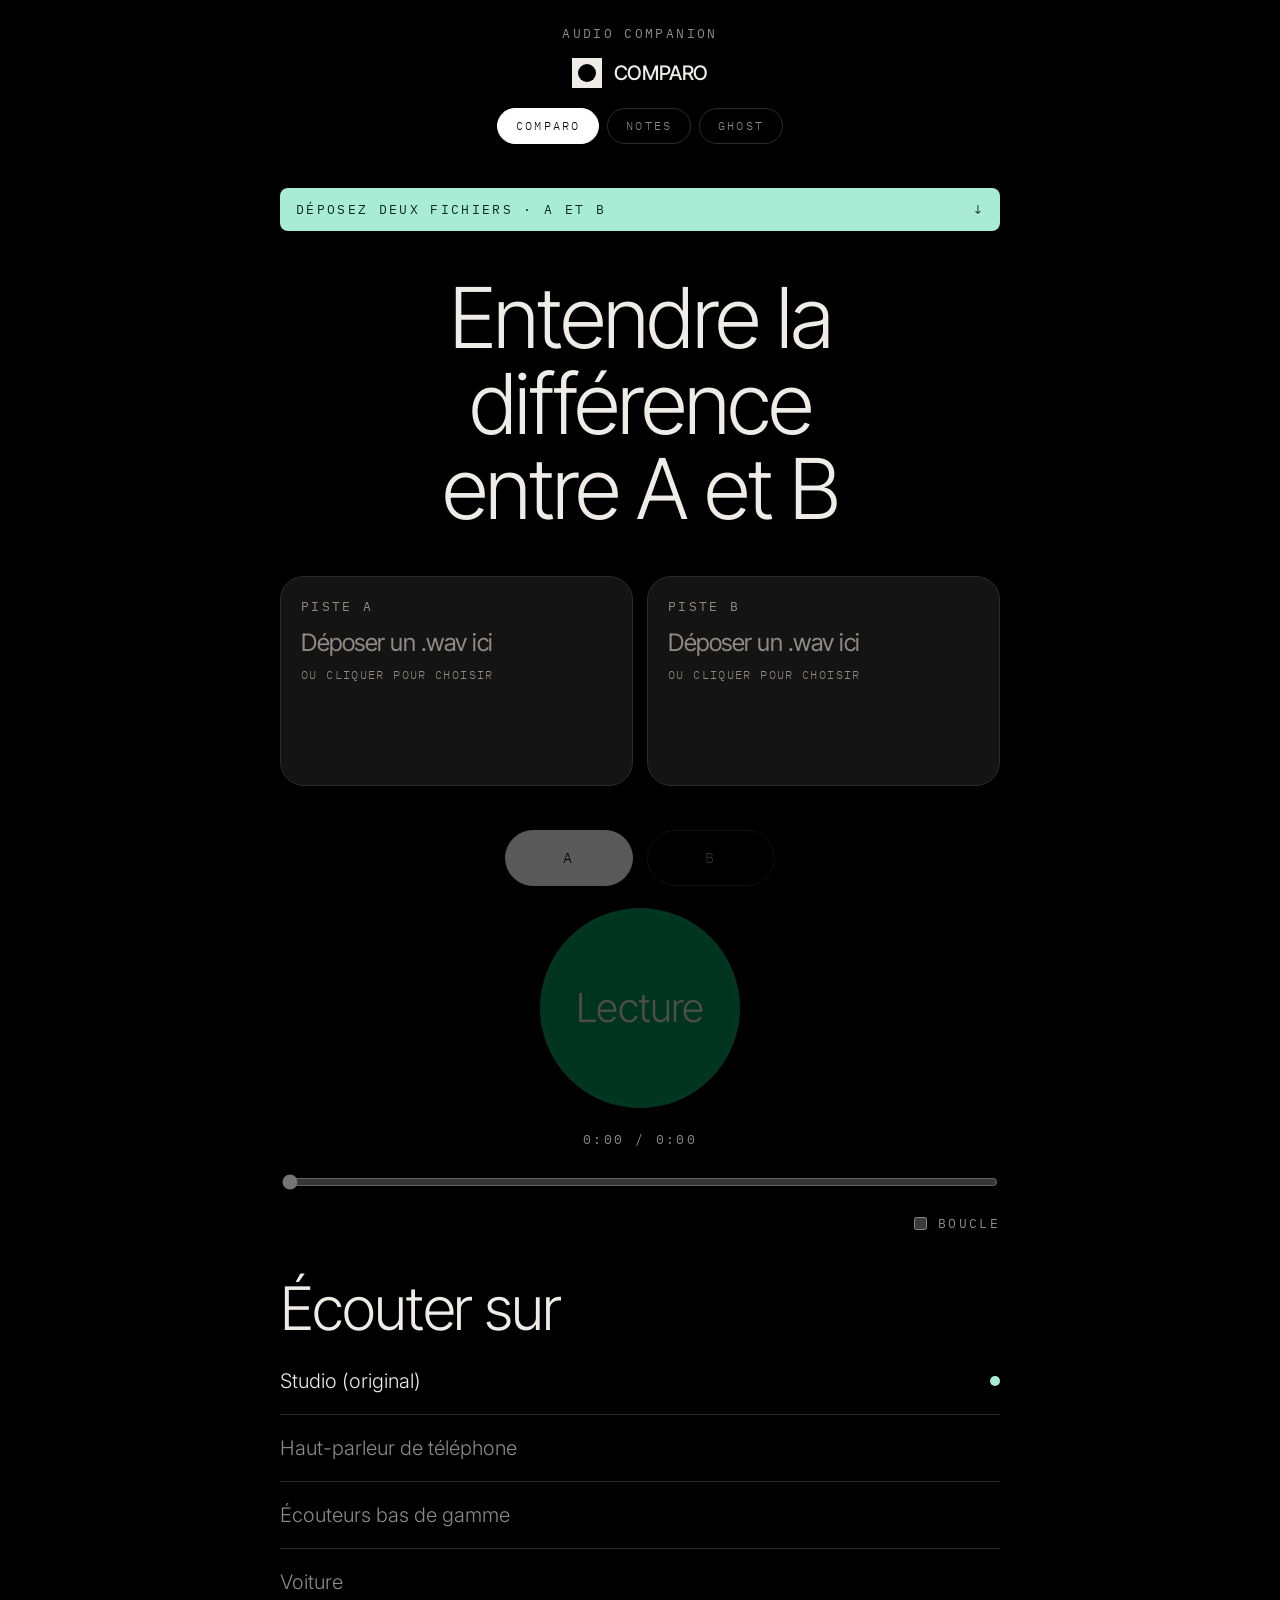
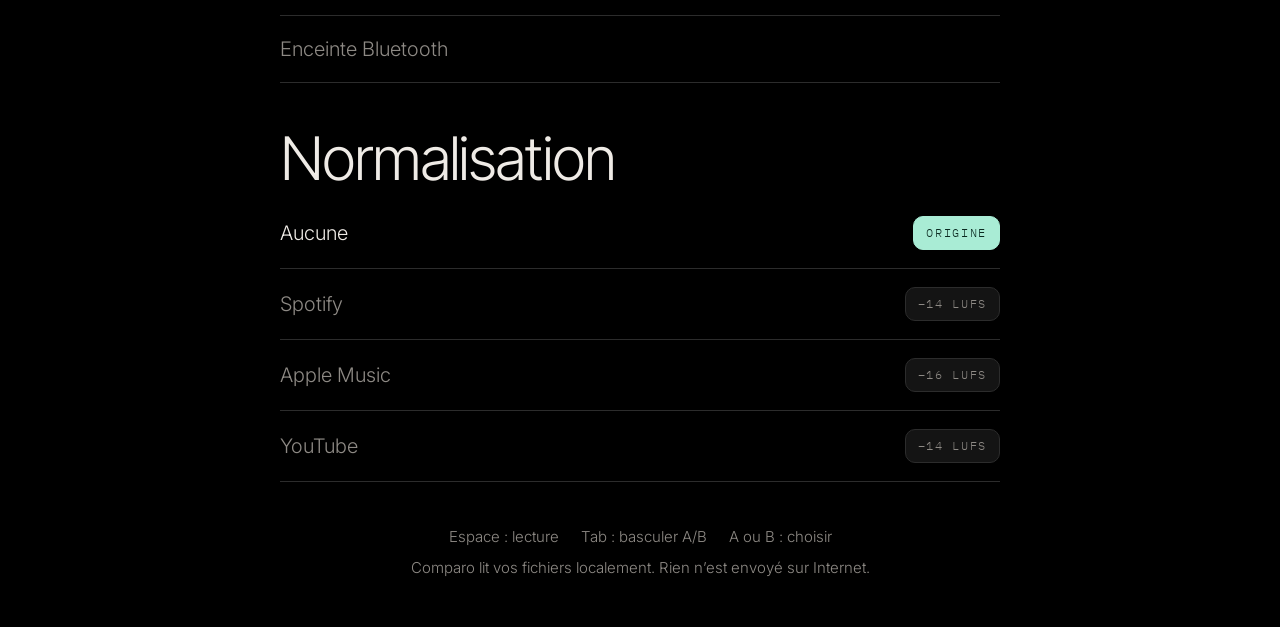
<file: index.html>
<!doctype html>
<html lang="fr">
<head>
<meta charset="utf-8">
<meta name="viewport" content="width=device-width, initial-scale=1">
<title>Audio Companion</title>
<link rel="preconnect" href="https://fonts.googleapis.com">
<link rel="preconnect" href="https://fonts.gstatic.com" crossorigin>
<link rel="stylesheet" href="https://fonts.googleapis.com/css2?family=Inter+Tight:wght@300;400;500&family=Inter:wght@300;400;500&family=IBM+Plex+Mono:wght@400&display=swap">
<style>
  /* Layout: one centered dark column. Light rounded cards hold the two tracks; a coral disc is the one loud control; mint marks status and the selected option. Deliberately single-theme (dark). */
  :root {
    --bg: #000000; --ink: #efebe6; --muted: #8e8a85; --line: #2c2c2c;
    --card: #efebe6; --card-ink: #121212; --card-muted: #77736d;
    --chip: #141414; --mint: #a9ecd5; --mint-ink: #0c2a21;
    --coral: #e0604f; --coral-hi: #f08c78; --green: #00a86b; --green-hi: #34c88f; --white: #ffffff; --black: #000000; --warn: #ffcf5c;
    --display: "Inter Tight", "Helvetica Neue", Arial, sans-serif;
    --text: "Inter", "Helvetica Neue", Arial, sans-serif;
    --mono: "IBM Plex Mono", ui-monospace, "SF Mono", Menlo, monospace;
    color-scheme: dark;
  }
  * { box-sizing: border-box; }
  [hidden] { display: none !important; }
  html, body { margin: 0; min-height: 100%; }
  body {
    background: var(--bg); color: var(--ink);
    font: 300 17px/1.5 var(--text);
    padding-block: 24px 48px;
    padding-left: max(16px, env(safe-area-inset-left, 0px));
    padding-right: max(16px, env(safe-area-inset-right, 0px));
  }
  main { width: 100%; max-width: 720px; margin: 0 auto; display: flex; flex-direction: column; gap: 44px; }
  button { font: inherit; color: inherit; }
  :focus-visible { outline: 2px solid var(--mint); outline-offset: 3px; }
  .mono { font-family: var(--mono); font-weight: 400; font-size: 13px; text-transform: uppercase; letter-spacing: .18em; }

  /* Masthead */
  .brand { text-align: center; color: var(--muted); margin-bottom: -30px; }
  .top { display: flex; justify-content: center; align-items: center; gap: 12px; }
  .logo { width: 30px; height: 30px; background: var(--ink); display: grid; place-items: center; }
  .logo::before { content: ""; width: 18px; height: 18px; border-radius: 50%; background: var(--bg); }
  .logo + span { font-family: var(--display); font-weight: 500; font-size: 20px; letter-spacing: -0.01em; }
  .banner {
    background: var(--mint); color: var(--mint-ink); border-radius: 8px;
    padding: 12px 16px; display: flex; justify-content: space-between; align-items: center; gap: 12px;
  }
  .hero {
    margin: 0; text-align: center; font-family: var(--display); font-weight: 300;
    font-size: clamp(44px, 10vw, 84px); line-height: 1.02; letter-spacing: -0.035em; text-wrap: balance;
  }

  /* Track cards */
  .slots { display: grid; grid-template-columns: 1fr 1fr; gap: 14px; }
  .slot {
    position: relative; min-width: 0;
    border-radius: 24px; border: 1px solid var(--line); background: var(--chip);
    padding: 20px 20px 22px; min-height: 210px;
    display: flex; flex-direction: column; gap: 12px;
    cursor: pointer; user-select: none;
    transition: background .2s, color .2s, border-color .2s, transform .2s;
  }
  .slot:hover, .slot.drag { border-color: var(--muted); }
  .slot .tag { color: var(--muted); }
  .slot .body { display: flex; flex-direction: column; gap: 10px; min-width: 0; flex: 1; }
  .slot .name { font-family: var(--display); font-weight: 400; font-size: 24px; line-height: 1.15; letter-spacing: -0.02em; word-break: break-all; }
  .slot .meta { font-family: var(--mono); font-size: 11.5px; letter-spacing: .12em; text-transform: uppercase; color: var(--muted); }
  .slot .loud { display: flex; flex-direction: column; gap: 4px; margin-top: auto; font-variant-numeric: tabular-nums; }
  .slot .loud:empty { display: none; }
  .slot .loud .big { font-family: var(--display); font-weight: 500; font-size: 38px; letter-spacing: -0.03em; line-height: 1; }
  .slot .loud .big small { font-family: var(--mono); font-size: 12px; font-weight: 400; letter-spacing: .14em; color: var(--muted); margin-left: 6px; }
  .slot .loud .sub { font-family: var(--mono); font-size: 11.5px; letter-spacing: .1em; text-transform: uppercase; color: var(--muted); }
  .slot .loud .w { color: var(--warn); }
  .slot .loud .pf { color: var(--ink); }
  .slot.active { background: var(--card); color: var(--card-ink); border-color: var(--card); }
  .slot.active .tag, .slot.active .meta, .slot.active .loud .sub, .slot.active .loud .big small { color: var(--card-muted); }
  .slot.active .loud .pf { color: var(--card-ink); }
  .slot.active .loud .w { color: #9a5a00; }
  .slot .replace {
    position: absolute; top: 14px; right: 14px;
    font-family: var(--mono); font-size: 11px; letter-spacing: .14em; text-transform: uppercase;
    background: transparent; border: 1px solid currentColor; border-radius: 999px; padding: 5px 12px; cursor: pointer; opacity: .7;
  }
  .slot .replace:hover { opacity: 1; }
  .slot:not(.loaded) .replace { display: none; }
  .slot:not(.loaded) .name { color: var(--muted); }
  input[type=file] { display: none; }

  /* Transport */
  .transport { display: flex; flex-direction: column; align-items: center; gap: 22px; }
  .switch { display: flex; gap: 14px; justify-content: center; }
  .switch button {
    min-width: 128px; height: 56px; border-radius: 999px; cursor: pointer;
    background: transparent; border: 1.5px solid var(--line); color: var(--muted);
    font-family: var(--mono); font-size: 15px; letter-spacing: .2em; text-transform: uppercase;
  }
  .switch button:hover:not(:disabled) { border-color: var(--muted); color: var(--ink); }
  .switch button.on, .switch button.on:hover:not(:disabled) { background: var(--white); border-color: var(--white); color: var(--black); }
  .switch button:disabled { opacity: .35; cursor: default; }
  button.main {
    width: 200px; height: 200px; border-radius: 50%; border: none; cursor: pointer;
    background: radial-gradient(circle at 50% 50%, var(--green) 62%, var(--green-hi) 100%);
    color: var(--white); font-family: var(--display); font-weight: 300; font-size: 40px; letter-spacing: -0.02em;
    box-shadow: 0 0 60px rgba(0, 168, 107, .3);
    transition: transform .2s, box-shadow .2s;
  }
  button.main:hover:not(:disabled) { transform: scale(1.03); box-shadow: 0 0 80px rgba(0, 168, 107, .42); }
  button.main.playing { background: radial-gradient(circle at 50% 50%, var(--coral) 62%, var(--coral-hi) 100%); box-shadow: 0 0 80px rgba(224, 96, 79, .4); }
  button.main:disabled { opacity: .3; cursor: default; box-shadow: none; }
  .time { color: var(--muted); font-variant-numeric: tabular-nums; }
  .seekrow { width: 100%; display: flex; }
  input[type=range] { flex: 1; min-width: 0; accent-color: var(--ink); }
  .row { width: 100%; display: flex; align-items: center; justify-content: space-between; gap: 12px; }
  label.loop { display: flex; gap: 8px; align-items: center; cursor: pointer; color: var(--muted); }
  label.loop input { accent-color: var(--mint); }
  .warn { color: var(--warn); font-size: 14px; }

  /* Options */
  .opt { display: flex; flex-direction: column; }
  .h2 { margin: 0 0 8px; font-family: var(--display); font-weight: 300; font-size: clamp(40px, 8vw, 60px); letter-spacing: -0.035em; line-height: 1.05; }
  .seg { display: flex; flex-direction: column; }
  .seg button {
    display: flex; justify-content: space-between; align-items: center; gap: 16px;
    background: none; border: none; border-bottom: 1px solid var(--line);
    padding: 18px 0; text-align: left; cursor: pointer;
    font-family: var(--text); font-weight: 300; font-size: 20px; color: var(--muted);
    transition: color .15s;
  }
  .seg button:hover { color: var(--ink); }
  .seg button .d {
    flex: none; font-family: var(--mono); font-size: 12px; letter-spacing: .14em; text-transform: uppercase;
    background: var(--chip); border: 1px solid var(--line); border-radius: 10px; padding: 7px 12px; color: var(--muted);
  }
  .seg button.on { color: var(--ink); }
  .seg button .dot { flex: none; width: 10px; height: 10px; border-radius: 50%; background: transparent; }
  .seg button.on .dot { background: var(--mint); }
  .seg button.on .d { background: var(--mint); border-color: var(--mint); color: var(--mint-ink); }
  .note { margin-top: 16px; color: var(--muted); font-size: 16px; max-width: 60ch; font-variant-numeric: tabular-nums; }
  .note:empty { display: none; }
  .note b { color: var(--ink); font-weight: 500; }

  footer { text-align: center; color: var(--muted); display: flex; flex-direction: column; gap: 8px; font-size: 15px; }
  footer .keys { display: flex; justify-content: center; flex-wrap: wrap; gap: 6px 22px; }
  /* App switch + Notes */
  .apps { display: flex; justify-content: center; gap: 8px; margin-top: -24px; }
  .apps button {
    height: 36px; padding: 0 18px; border-radius: 999px; cursor: pointer;
    background: transparent; border: 1.5px solid var(--line); color: var(--muted);
    font-family: var(--mono); font-size: 12px; letter-spacing: .18em; text-transform: uppercase;
  }
  .apps button:hover { color: var(--ink); border-color: var(--muted); }
  .apps button.on { background: var(--white); border-color: var(--white); color: var(--black); }
  .logo.notes::before {
    width: 16px; height: 13px; border-radius: 0;
    background: linear-gradient(var(--bg) 0 2.5px, transparent 2.5px 5.25px, var(--bg) 5.25px 7.75px, transparent 7.75px 10.5px, var(--bg) 10.5px 13px);
  }
  .view { display: flex; flex-direction: column; gap: 44px; }

  .pill {
    font-family: var(--mono); font-size: 12px; letter-spacing: .14em; text-transform: uppercase;
    background: transparent; border: 1px solid var(--line); color: var(--ink);
    border-radius: 999px; padding: 10px 16px; cursor: pointer; white-space: nowrap;
  }
  .pill:hover:not(:disabled) { border-color: var(--muted); }
  .pill:disabled { opacity: .35; cursor: default; }
  .pill.primary { background: var(--mint); border-color: var(--mint); color: var(--mint-ink); }
  .pill.danger { color: var(--muted); }
  .pill.danger.armed { border-color: var(--coral); color: var(--coral-hi); }
  .listhead { display: flex; justify-content: space-between; align-items: flex-end; gap: 16px; flex-wrap: wrap; }
  .listhead .h2 { margin: 0; }
  .filters { display: flex; flex-wrap: wrap; gap: 8px; margin: 18px 0 6px; }
  .filters button, .stages button {
    height: 34px; padding: 0 14px; border-radius: 999px; cursor: pointer;
    background: transparent; border: 1px solid var(--line); color: var(--muted);
    font-family: var(--mono); font-size: 11.5px; letter-spacing: .14em; text-transform: uppercase;
  }
  .filters button:hover, .stages button:hover { color: var(--ink); border-color: var(--muted); }
  .filters button.on, .stages button.on { background: var(--white); border-color: var(--white); color: var(--black); }

  .rows { display: flex; flex-direction: column; }
  .rows > button {
    display: flex; justify-content: space-between; align-items: center; gap: 16px;
    background: none; border: none; border-bottom: 1px solid var(--line);
    padding: 18px 0; text-align: left; cursor: pointer; color: var(--ink); width: 100%;
  }
  .rows > button:hover .t { text-decoration: underline; text-decoration-thickness: 1px; text-underline-offset: 4px; }
  .rows .l { display: flex; flex-direction: column; gap: 4px; min-width: 0; }
  .rows .t { font-family: var(--display); font-weight: 300; font-size: 24px; letter-spacing: -0.02em; line-height: 1.15; overflow-wrap: anywhere; }
  .rows .s { font-family: var(--mono); font-size: 11.5px; letter-spacing: .1em; text-transform: uppercase; color: var(--muted); overflow-wrap: anywhere; }
  .rows .s.stale { color: var(--coral-hi); }
  .rows .r { display: flex; align-items: center; gap: 12px; flex: none; }
  .rows .d {
    font-family: var(--mono); font-size: 12px; letter-spacing: .14em; text-transform: uppercase;
    background: var(--chip); border: 1px solid var(--line); border-radius: 10px; padding: 7px 12px; color: var(--muted);
  }
  .rows .d.done { background: var(--mint); border-color: var(--mint); color: var(--mint-ink); }
  .rows .c { font-family: var(--mono); font-size: 12px; letter-spacing: .1em; color: var(--muted); text-transform: uppercase; }
  .rows .dot { width: 10px; height: 10px; border-radius: 50%; background: transparent; flex: none; }
  .rows > button.on .dot { background: var(--mint); }
  .rows > button.on .t { font-weight: 400; }
  .empty { color: var(--muted); padding: 22px 0; border-bottom: 1px solid var(--line); max-width: 60ch; }

  .back { align-self: flex-start; background: none; border: none; color: var(--muted); cursor: pointer; padding: 0; }
  .back:hover { color: var(--ink); }
  .phead { display: flex; flex-direction: column; gap: 14px; margin-top: -20px; }
  .ptitle {
    width: 100%; background: transparent; border: none; border-bottom: 1px solid transparent; color: var(--ink);
    font-family: var(--display); font-weight: 300; font-size: clamp(40px, 9vw, 68px); letter-spacing: -0.035em; line-height: 1.1; padding: 0 0 4px;
  }
  .ptitle:hover, .ptitle:focus { border-bottom-color: var(--line); outline: none; }
  .pmeta { color: var(--muted); }
  .stages { display: flex; flex-wrap: wrap; gap: 8px; }
  textarea.pnotes, .field {
    width: 100%; background: var(--chip); border: 1px solid var(--line); border-radius: 16px; color: var(--ink);
    font: 300 16px/1.5 var(--text); padding: 14px 16px;
  }
  textarea.pnotes { min-height: 110px; resize: vertical; }
  textarea.pnotes:focus, .field:focus { outline: none; border-color: var(--muted); }
  ::placeholder { color: var(--muted); opacity: .8; }

  .tl { border-radius: 24px; border: 1px solid var(--line); background: var(--chip); padding: 22px 20px; display: flex; flex-direction: column; gap: 18px; }
  .tl-head { display: flex; justify-content: space-between; align-items: baseline; gap: 12px; flex-wrap: wrap; }
  .tl-head .v { font-family: var(--display); font-weight: 400; font-size: 34px; letter-spacing: -0.03em; line-height: 1; }
  .tl-head .f { color: var(--muted); overflow-wrap: anywhere; }
  .wave { position: relative; height: 128px; cursor: pointer; touch-action: manipulation; }
  .wave canvas { width: 100%; height: 100%; display: block; }
  .wave .ph { position: absolute; top: 0; bottom: 0; width: 1.5px; background: var(--white); pointer-events: none; }
  .wave .mk {
    position: absolute; top: 0; bottom: 0; width: 14px; margin-left: -7px; padding: 0; border: none; background: none; cursor: pointer;
  }
  .wave .mk::before { content: ""; position: absolute; left: 6.25px; top: 8px; bottom: 0; width: 1.5px; background: var(--mint); opacity: .7; }
  .wave .mk::after { content: ""; position: absolute; left: 2px; top: 0; width: 10px; height: 10px; border-radius: 50%; background: var(--mint); }
  .wave .nowave { position: absolute; inset: 0; display: grid; place-items: center; color: var(--muted); border: 1px dashed var(--line); border-radius: 14px; text-align: center; padding: 12px; }
  .tl-transport { display: flex; align-items: center; gap: 16px; flex-wrap: wrap; }
  .mini-play {
    width: 72px; height: 72px; border-radius: 50%; border: none; cursor: pointer; flex: none;
    background: radial-gradient(circle at 50% 50%, var(--green) 62%, var(--green-hi) 100%);
    color: var(--white); font-family: var(--display); font-weight: 400; font-size: 15px;
    box-shadow: 0 0 36px rgba(0, 168, 107, .25);
  }
  .mini-play.playing { background: radial-gradient(circle at 50% 50%, var(--coral) 62%, var(--coral-hi) 100%); box-shadow: 0 0 40px rgba(224, 96, 79, .35); }
  .mini-play:disabled { opacity: .3; cursor: default; box-shadow: none; }
  .tl-transport .grow { flex: 1; display: flex; gap: 8px; flex-wrap: wrap; justify-content: flex-end; }
  .hintline { color: var(--muted); font-size: 14px; }
  .hintline:empty { display: none; }
  .noteadd { display: flex; align-items: center; gap: 12px; }
  .noteadd .at {
    font-family: var(--mono); font-size: 12px; letter-spacing: .1em; flex: none;
    background: var(--mint); color: var(--mint-ink); border-radius: 10px; padding: 7px 10px; font-variant-numeric: tabular-nums;
  }
  .noteadd input {
    flex: 1; min-width: 0; background: transparent; border: none; border-bottom: 1px solid var(--line);
    color: var(--ink); font: 300 18px/1.4 var(--text); padding: 8px 0;
  }
  .noteadd input:focus { outline: none; border-bottom-color: var(--muted); }
  .nlist { display: flex; flex-direction: column; }
  .nrow { display: grid; grid-template-columns: auto minmax(0, 1fr) auto; gap: 14px; align-items: baseline; border-bottom: 1px solid var(--line); padding: 12px 0; }
  .nrow .tt { background: none; border: none; padding: 0; cursor: pointer; color: var(--mint); font-family: var(--mono); font-size: 13px; letter-spacing: .08em; font-variant-numeric: tabular-nums; }
  .nrow .tx { overflow-wrap: anywhere; }
  .nrow .x { background: none; border: none; color: var(--muted); cursor: pointer; font-size: 20px; line-height: 1; padding: 0 4px; }
  .nrow .x:hover { color: var(--coral-hi); }
  .nrow.flash { background: color-mix(in srgb, var(--mint) 10%, transparent); }
  .actions { display: flex; justify-content: flex-end; gap: 8px; flex-wrap: wrap; }
  .storemsg { color: var(--warn); }
  .storemsg:empty { display: none; }
  .dropping .tl, .dropping #bounceList { outline: 1.5px dashed var(--mint); outline-offset: 6px; border-radius: 12px; }
  /* Ghost (masking detector) */
  .logo.ghost::before {
    width: 22px; height: 14px; border-radius: 0;
    background:
      radial-gradient(circle at 7px 7px, transparent 4px, var(--bg) 4.5px 6.5px, transparent 7px),
      radial-gradient(circle at 15px 7px, transparent 4px, var(--bg) 4.5px 6.5px, transparent 7px);
  }
  #gSlots .slot { min-height: 0; }
  .gtrans { display: flex; align-items: center; gap: 16px; flex-wrap: wrap; }
  .gtrans .filters { margin: 0; }
  .gtrans .grow { flex: 1; display: flex; justify-content: flex-end; }
  .zonechip { display: inline-flex; align-items: center; gap: 8px; }
  .chart { position: relative; width: 100%; }
  .chart canvas { display: block; width: 100%; height: 100%; }
  .chart.spec { height: 240px; }
  .chart.heat { height: 220px; cursor: pointer; }
  .chart .ph { position: absolute; top: 0; bottom: 22px; width: 1.5px; background: var(--white); pointer-events: none; }
  .legend { display: flex; gap: 18px; flex-wrap: wrap; color: var(--muted); }
  .legend span { display: inline-flex; align-items: center; gap: 8px; }
  .legend i { width: 14px; height: 3px; border-radius: 2px; display: inline-block; }
  .legend i.a { background: var(--ink); }
  .legend i.b { background: var(--mint); }
  .legend i.c { background: var(--coral); height: 10px; width: 10px; border-radius: 2px; opacity: .8; }
  .cardhead { display: flex; justify-content: space-between; align-items: baseline; gap: 12px; flex-wrap: wrap; }
  .cardhead h3 { margin: 0; font-family: var(--display); font-weight: 400; font-size: 26px; letter-spacing: -0.02em; }
  .zone { display: grid; grid-template-columns: minmax(0, 1fr) auto; gap: 6px 16px; align-items: center; border-bottom: 1px solid var(--line); padding: 18px 0; }
  .zone .t { font-family: var(--display); font-weight: 300; font-size: 24px; letter-spacing: -0.02em; line-height: 1.15; }
  .zone .t b { font-weight: 400; }
  .zone .s { font-family: var(--mono); font-size: 11.5px; letter-spacing: .1em; text-transform: uppercase; color: var(--muted); }
  .zone .adv { grid-column: 1 / -1; color: var(--muted); font-size: 15px; max-width: 62ch; }
  .zone .meter { grid-column: 1 / -1; height: 4px; background: var(--line); border-radius: 2px; overflow: hidden; }
  .zone .meter i { display: block; height: 100%; background: var(--coral); }
  .zone.on .t { color: var(--mint); }
  .zone .pill.on { background: var(--white); border-color: var(--white); color: var(--black); }
  @media (max-width: 560px) {
    .slots { grid-template-columns: 1fr; }
    .slot { min-height: 0; }
    .switch button { min-width: 0; flex: 1; }
    .switch { width: 100%; }
    button.main { width: 168px; height: 168px; font-size: 34px; }
    .banner { font-size: 11.5px; letter-spacing: .14em; }
    .seg button { font-size: 18px; }
  }
  @media (prefers-reduced-motion: reduce) { * { transition: none !important; } }
</style>
</head>
<body>
<main>
  <div class="brand mono">Audio Companion</div>
  <header class="top"><div class="logo" id="appLogo" aria-hidden="true"></div><span id="appName">COMPARO</span></header>
  <nav class="apps" aria-label="Changer d’outil"><button type="button" data-app="comparo" class="on">Comparo</button><button type="button" data-app="notes">Notes</button><button type="button" data-app="ghost">Ghost</button></nav>

  <div class="view" id="view-comparo">

  <div class="banner mono" id="banner"><span id="bannerText">Déposez deux fichiers · A et B</span><span aria-hidden="true">↓</span></div>

  <h1 class="hero">Entendre la différence entre A et B</h1>

  <section class="slots">
    <div class="slot" data-k="A">
      <div class="tag mono">Piste A</div>
      <div class="body">
        <div class="name">Déposer un .wav ici</div>
        <div class="meta">ou cliquer pour choisir</div>
        <div class="loud"></div>
      </div>
      <button class="replace" type="button">Changer</button>
      <input type="file" id="fileA" accept=".wav,audio/wav,audio/x-wav,audio/wave">
    </div>
    <div class="slot" data-k="B">
      <div class="tag mono">Piste B</div>
      <div class="body">
        <div class="name">Déposer un .wav ici</div>
        <div class="meta">ou cliquer pour choisir</div>
        <div class="loud"></div>
      </div>
      <button class="replace" type="button">Changer</button>
      <input type="file" id="fileB" accept=".wav,audio/wav,audio/x-wav,audio/wave">
    </div>
  </section>

  <section class="transport">
    <div class="switch">
      <button data-k="A" class="on" disabled>A</button>
      <button data-k="B" disabled>B</button>
    </div>
    <button class="main" id="play" disabled title="Lecture / Pause (Espace)">Lecture</button>
    <div class="time mono" id="time">0:00 / 0:00</div>
    <div class="seekrow"><input type="range" id="seek" min="0" max="1000" value="0" step="1" disabled aria-label="Position"></div>
    <div class="row">
      <div class="warn" id="warn"></div>
      <label class="loop mono"><input type="checkbox" id="loop"> Boucle</label>
    </div>
  </section>

  <section class="opt">
    <h2 class="h2">Écouter sur</h2>
    <div class="seg" id="sim">
      <button data-v="off" class="on"><span>Studio (original)</span><span class="dot" aria-hidden="true"></span></button>
      <button data-v="phone"><span>Haut-parleur de téléphone</span><span class="dot" aria-hidden="true"></span></button>
      <button data-v="earbuds"><span>Écouteurs bas de gamme</span><span class="dot" aria-hidden="true"></span></button>
      <button data-v="car"><span>Voiture</span><span class="dot" aria-hidden="true"></span></button>
      <button data-v="bt"><span>Enceinte Bluetooth</span><span class="dot" aria-hidden="true"></span></button>
    </div>
    <div class="note" id="simNote"></div>
  </section>

  <section class="opt">
    <h2 class="h2">Normalisation</h2>
    <div class="seg" id="norm">
      <button data-v="off" class="on"><span>Aucune</span><span class="d">Origine</span></button>
      <button data-v="spotify"><span>Spotify</span><span class="d">−14 LUFS</span></button>
      <button data-v="apple"><span>Apple Music</span><span class="d">−16 LUFS</span></button>
      <button data-v="youtube"><span>YouTube</span><span class="d">−14 LUFS</span></button>
    </div>
    <div class="note" id="normNote"></div>
  </section>

  <footer>
    <div class="keys"><span>Espace : lecture</span><span>Tab : basculer A/B</span><span>A ou B : choisir</span></div>
    <div>Comparo lit vos fichiers localement. Rien n’est envoyé sur Internet.</div>
  </footer>
  </div>

  <div class="view" id="view-notes" hidden>
    <div class="banner mono"><span id="notesBanner">Chargement de vos projets…</span><span aria-hidden="true">↓</span></div>

    <h1 class="hero" id="notesHero">Chaque version, jusqu’au master</h1>

    <section id="projList">
      <div class="listhead">
        <h2 class="h2">Projets</h2>
        <button class="pill primary" id="newProj" type="button">+ Nouveau projet</button>
      </div>
      <div class="filters" id="projFilter">
        <button data-f="open" class="on" type="button">En cours</button>
        <button data-f="done" type="button">Terminés</button>
        <button data-f="all" type="button">Tous</button>
      </div>
      <div class="rows" id="projRows"></div>
    </section>

    <section id="projDetail" class="view" hidden>
      <button class="back mono" id="backBtn" type="button">← Projets</button>
      <div class="phead">
        <input class="ptitle" id="pName" aria-label="Nom du projet" maxlength="120">
        <div class="pmeta mono" id="pMeta"></div>
        <div class="stages" id="pStatus" aria-label="Étape du projet"></div>
        <textarea class="pnotes" id="pNotes" placeholder="Notes du projet : ce qu’il reste à faire, idées, références…"></textarea>
      </div>

      <section>
        <div class="listhead">
          <h2 class="h2">Versions</h2>
          <button class="pill primary" id="addBounce" type="button">+ Ajouter un bounce</button>
        </div>
        <div class="rows" id="bounceList" style="margin-top: 14px"></div>
        <input type="file" id="bounceFile" accept="audio/*,.wav,.aif,.aiff,.mp3,.flac,.m4a">
        <input type="file" id="attachFile" accept="audio/*,.wav,.aif,.aiff,.mp3,.flac,.m4a">
      </section>

      <section class="tl" id="tl" hidden>
        <div class="tl-head">
          <div class="v" id="tlLabel">V1</div>
          <div class="f mono" id="tlFile"></div>
        </div>
        <input class="field" id="tlComment" placeholder="Ce qui change dans cette version (ex : voix +1 dB, nouveau limiteur)" maxlength="300">
        <div class="wave" id="wave" aria-label="Timeline : cliquez pour vous placer">
          <canvas id="waveCanvas"></canvas>
          <div class="ph" id="playhead"></div>
          <div id="markers"></div>
          <div class="nowave" id="noWave" hidden>Associez le fichier audio pour afficher la forme d’onde</div>
        </div>
        <div class="tl-transport">
          <button class="mini-play" id="nPlay" type="button" disabled>Lecture</button>
          <div class="time mono" id="nTime">0:00 / 0:00</div>
          <div class="grow" id="tlActions">
            <button class="pill" id="attachBtn" type="button">Associer le fichier audio</button>
            <button class="pill" id="toA" type="button">Mettre en A</button>
            <button class="pill" id="toB" type="button">Mettre en B</button>
          </div>
        </div>
        <div class="hintline" id="tlHint"></div>
        <form class="noteadd" id="noteForm">
          <span class="at" id="noteAt">0:00</span>
          <input id="noteInput" placeholder="Ajouter une note à cet instant…" maxlength="500" autocomplete="off">
          <button class="pill" type="submit">Ajouter</button>
        </form>
        <div class="nlist" id="noteList"></div>
        <div class="actions"><button class="pill danger" id="delBounce" type="button">Supprimer cette version</button></div>
      </section>

      <div class="actions"><button class="pill danger" id="delProj" type="button">Supprimer le projet</button></div>
    </section>

    <footer>
      <div class="keys"><span>Espace : lecture</span><span>N : note à l’instant</span><span>Déposez un fichier audio pour ajouter un bounce</span></div>
      <div id="storeInfo">Projets enregistrés dans ce navigateur. Les fichiers audio restent sur votre appareil.</div>
      <div class="actions" id="backupRow" hidden style="justify-content: center">
        <button class="pill" id="exportBtn" type="button">Exporter mes projets</button>
        <button class="pill" id="importBtn" type="button">Importer une sauvegarde</button>
        <input type="file" id="importFile" accept="application/json,.json">
      </div>
      <div class="storemsg" id="storeMsg"></div>
    </footer>
  </div>
  <div class="view" id="view-ghost" hidden>
    <div class="banner mono"><span id="gBanner">Chargez deux stems · A et B</span><span aria-hidden="true">↓</span></div>

    <h1 class="hero">Là où vos sons se marchent dessus</h1>

    <section class="slots" id="gSlots">
      <div class="slot" data-k="A">
        <div class="tag mono">Stem A</div>
        <div class="body">
          <div class="name">Déposer un stem ici</div>
          <div class="meta">ex : kick, voix</div>
        </div>
        <button class="replace" type="button">Changer</button>
        <input type="file" id="gFileA" accept="audio/*,.wav,.aif,.aiff,.mp3,.flac">
      </div>
      <div class="slot" data-k="B">
        <div class="tag mono">Stem B</div>
        <div class="body">
          <div class="name">Déposer un stem ici</div>
          <div class="meta">ex : basse, guitare</div>
        </div>
        <button class="replace" type="button">Changer</button>
        <input type="file" id="gFileB" accept="audio/*,.wav,.aif,.aiff,.mp3,.flac">
      </div>
    </section>

    <section class="tl" id="gPlayer">
      <div class="gtrans">
        <button class="mini-play" id="gPlay" type="button" disabled>Lecture</button>
        <div class="time mono" id="gTime">0:00 / 0:00</div>
        <div class="filters" id="gSolo" aria-label="Écoute">
          <button data-s="both" class="on" type="button">A + B</button>
          <button data-s="A" type="button">A seul</button>
          <button data-s="B" type="button">B seul</button>
        </div>
        <div class="grow"><button class="pill" id="gZoneOff" type="button" hidden>Zone 0 Hz ×</button></div>
      </div>
      <div class="hintline" id="gHint">Les deux stems doivent démarrer au même moment, comme des pistes exportées de la même session.</div>
    </section>

    <section class="tl" id="gSpecCard" hidden>
      <div class="cardhead">
        <h3>Spectre moyen</h3>
        <div class="legend mono"><span><i class="a"></i><span id="gLegA">A</span></span><span><i class="b"></i><span id="gLegB">B</span></span><span><i class="c"></i>Masquage</span></div>
      </div>
      <div class="chart spec"><canvas id="gSpec"></canvas></div>
    </section>

    <section class="tl" id="gHeatCard" hidden>
      <div class="cardhead">
        <h3>Dans le temps</h3>
        <div class="legend mono"><span>Cliquez pour vous placer</span></div>
      </div>
      <div class="chart heat" id="gHeatWrap"><canvas id="gHeat"></canvas><div class="ph" id="gPh"></div></div>
    </section>

    <section class="opt" id="gZonesSec" hidden>
      <h2 class="h2">Zones de conflit</h2>
      <div id="gZones"></div>
    </section>

    <footer>
      <div class="keys"><span>Espace : lecture</span><span>Écouter : isole la zone pendant la lecture</span></div>
      <div>L’analyse se fait sur votre appareil. Rien n’est envoyé sur Internet.</div>
    </footer>
  </div>
</main>

<!-- Loudness meter (ITU-R BS.1770-4 integrated loudness + 4x oversampled true peak), run in a worker -->
<script type="text/plain" id="meter-src">
function kCoefs(fs) {
  let f0 = 1681.974450955533, G = 3.999843853973347, Q = 0.7071752369554196;
  let K = Math.tan(Math.PI * f0 / fs), Vh = Math.pow(10, G / 20), Vb = Math.pow(Vh, 0.4996667741545416);
  let a0 = 1 + K / Q + K * K;
  const s1 = { b0: (Vh + Vb * K / Q + K * K) / a0, b1: 2 * (K * K - Vh) / a0, b2: (Vh - Vb * K / Q + K * K) / a0,
               a1: 2 * (K * K - 1) / a0, a2: (1 - K / Q + K * K) / a0 };
  f0 = 38.13547087602444; Q = 0.5003270373238773; K = Math.tan(Math.PI * f0 / fs);
  a0 = 1 + K / Q + K * K;
  const s2 = { b0: 1, b1: -2, b2: 1, a1: 2 * (K * K - 1) / a0, a2: (1 - K / Q + K * K) / a0 };
  return [s1, s2];
}
// 4x oversampling: windowed-sinc interpolation of the 3 in-between points
const P = 4, H = 8, TAPS = 2 * H;
const phases = [];
for (let p = 1; p < P; p++) {
  const c = new Float64Array(TAPS);
  for (let j = 0; j < TAPS; j++) {
    const k = j - H + 1, d = p / P - k;
    const sinc = Math.sin(Math.PI * d) / (Math.PI * d);
    const w = 0.5 * (1 + Math.cos(Math.PI * d / (H + 0.5)));
    c[j] = sinc * w;
  }
  phases.push(c);
}
onmessage = e => {
  const { chs, sr } = e.data;
  const [s1, s2] = kCoefs(sr);
  const seg = Math.round(sr * 0.1);
  const n = chs[0].length;
  const nseg = Math.floor(n / seg);
  const segE = new Float64Array(nseg);
  let peak = 0;
  for (let c = 0; c < chs.length; c++) {
    const x = chs[c];
    const wgt = chs.length >= 5 && (c === 4 || c === 5) ? 1.41 : (chs.length >= 6 && c === 3 ? 0 : 1);
    let x1 = 0, x2 = 0, y1 = 0, y2 = 0, z1 = 0, z2 = 0;
    for (let i = 0; i < n; i++) {
      const v = x[i];
      const a = Math.abs(v); if (a > peak) peak = a;
      const y = s1.b0 * v + s1.b1 * x1 + s1.b2 * x2 - s1.a1 * y1 - s1.a2 * y2;
      x2 = x1; x1 = v;
      const z = y - 2 * y1 + y2 - s2.a1 * z1 - s2.a2 * z2;
      y2 = y1; y1 = y;
      z2 = z1; z1 = z;
      const si = (i / seg) | 0;
      if (si < nseg) segE[si] += wgt * z * z;
    }
    for (let i = H - 1; i < n - H; i++) {
      for (let p = 0; p < P - 1; p++) {
        const cf = phases[p];
        let s = 0;
        for (let j = 0; j < TAPS; j++) s += x[i - H + 1 + j] * cf[j];
        if (s < 0) s = -s;
        if (s > peak) peak = s;
      }
    }
  }
  const blocks = [];
  for (let j = 0; j + 3 < nseg; j++) blocks.push((segE[j] + segE[j + 1] + segE[j + 2] + segE[j + 3]) / (4 * seg));
  const L = z => -0.691 + 10 * Math.log10(z);
  const mean = a => a.reduce((s, v) => s + v, 0) / a.length;
  let lufs = -Infinity;
  const abs = blocks.filter(z => L(z) > -70);
  if (abs.length) {
    const rel = L(mean(abs)) - 10;
    const g = abs.filter(z => L(z) > rel);
    if (g.length) lufs = L(mean(g));
  }
  postMessage({ lufs, tp: peak > 0 ? 20 * Math.log10(peak) : -Infinity });
};
</script>

<script>
(() => {
  // ---------- State ----------
  const tracks = { A: null, B: null };   // { name, bytes, info, buffer, meter }
  let ctx = null;
  let sw = {};        // A/B switch gains
  let normG = {};     // per-track normalization gains
  let sum = null;     // mix bus feeding the playback simulator
  let chain = [];     // simulator nodes
  let sources = [];
  let active = 'A';
  let playing = false;
  let startCtxTime = 0;
  let pauseOffset = 0;
  let raf = 0;
  let seeking = false;
  let simMode = 'off';
  let normMode = 'off';

  const $ = s => document.querySelector(s);
  const playBtn = $('#play');
  const seek = $('#seek');
  const timeEl = $('#time');
  const warnEl = $('#warn');
  const loopEl = $('#loop');
  const switchBtns = [...document.querySelectorAll('#view-comparo .switch button')];
  const slots = [...document.querySelectorAll('#view-comparo .slot')];
  const slotOf = k => slots.find(s => s.dataset.k === k);

  // ---------- Presets ----------
  // filters: [type, frequency, Q, gain dB]
  const SIM = {
    phone: {
      note: 'Mono, presque plus de basses sous 500 Hz, médiums durs, aigus coupés, petite pièce.',
      trim: -3, mono: true, comp: true,
      filters: [['highpass', 480, 0.9], ['highpass', 480, 0.7], ['peaking', 1000, 1.0, -2], ['peaking', 2600, 1.2, 6], ['lowpass', 9000, 0.7]],
      reverb: { len: 0.35, wet: 0.12 },
    },
    earbuds: {
      note: 'Stéréo, basses maigres, pic agressif vers 4–5 kHz, extrême aigu atténué.',
      trim: -5, mono: false, comp: false,
      filters: [['highpass', 90, 0.7], ['lowshelf', 220, 0, -4], ['peaking', 4500, 2.0, 6], ['lowpass', 13000, 0.7]],
      reverb: null,
    },
    car: {
      note: 'Basses gonflées par l’habitacle, bas-médiums qui traînent, aigus ternes, réflexions très courtes.',
      trim: -7, mono: false, comp: false,
      filters: [['highpass', 35, 0.7], ['lowshelf', 120, 0, 6], ['peaking', 320, 1.4, 3], ['peaking', 3000, 1.0, -3], ['lowpass', 11000, 0.7]],
      reverb: { len: 0.12, wet: 0.14 },
    },
    bt: {
      note: 'Mono, bosse de basse vers 130 Hz puis rien en dessous, limiteur intégré, pièce de taille moyenne.',
      trim: -5, mono: true, comp: true,
      filters: [['highpass', 75, 1.0], ['peaking', 130, 1.5, 5], ['peaking', 2500, 1.0, -2], ['lowpass', 15000, 0.7]],
      reverb: { len: 0.6, wet: 0.18 },
    },
  };

  const NORM = {
    spotify: { label: 'Spotify', target: -14, boost: true,
      note: 'Spotify (réglage « Normal ») : −14 LUFS. Les morceaux trop forts sont baissés, les plus calmes sont montés sans dépasser −1 dBTP.' },
    apple: { label: 'Apple Music', target: -16, boost: true,
      note: 'Apple Music (Sound Check) : −16 LUFS. Les morceaux trop forts sont baissés, les plus calmes sont montés dans la limite de leur marge de crête.' },
    youtube: { label: 'YouTube', target: -14, boost: false,
      note: 'YouTube : −14 LUFS. Les morceaux trop forts sont baissés, les plus calmes ne sont jamais montés.' },
  };

  function normGainDb(k) {
    const m = tracks[k]?.meter;
    const p = NORM[normMode];
    if (!p || !m || !isFinite(m.lufs)) return 0;
    let g = p.target - m.lufs;
    if (g > 0) g = p.boost ? Math.min(g, Math.max(0, -1 - m.tp)) : 0;
    return g;
  }

  // ---------- WAV header parsing (to keep the native sample rate) ----------
  function parseWav(buf) {
    const v = new DataView(buf);
    const tag = o => String.fromCharCode(v.getUint8(o), v.getUint8(o+1), v.getUint8(o+2), v.getUint8(o+3));
    if (buf.byteLength < 12 || !['RIFF','RF64'].includes(tag(0)) || tag(8) !== 'WAVE') return null;
    let o = 12;
    while (o + 8 <= buf.byteLength) {
      const id = tag(o), size = v.getUint32(o + 4, true);
      if (id === 'fmt ') {
        return {
          format: v.getUint16(o + 8, true),
          channels: v.getUint16(o + 10, true),
          sampleRate: v.getUint32(o + 12, true),
          bits: v.getUint16(o + 22, true),
        };
      }
      o += 8 + size + (size & 1);
    }
    return null;
  }

  // ---------- Audio graph ----------
  // source → normG[k] → sw[k] → sum → (simulator) → destination
  // With both options off, every gain on the audible path is exactly 1.0 and the simulator is bypassed:
  // samples reach the output untouched, at the files' native sample rate.
  function targetRate() {
    const t = tracks.A || tracks.B;
    return t && t.info ? t.info.sampleRate : undefined;
  }

  async function ensureContext() {
    const rate = targetRate();
    if (ctx && (!rate || ctx.sampleRate === rate)) return;
    if (ctx) { stopSources(); await ctx.close(); }
    try { ctx = new AudioContext({ sampleRate: rate, latencyHint: 'playback' }); }
    catch { ctx = new AudioContext({ latencyHint: 'playback' }); }
    sum = ctx.createGain();
    sw = {}; normG = {}; chain = [];
    for (const k of ['A', 'B']) {
      sw[k] = ctx.createGain();
      sw[k].gain.value = k === active ? 1 : 0;
      sw[k].connect(sum);
      normG[k] = ctx.createGain();
      normG[k].gain.value = Math.pow(10, normGainDb(k) / 20);
      normG[k].connect(sw[k]);
    }
    buildChain();
    for (const k of ['A', 'B']) if (tracks[k]) tracks[k].buffer = null;
  }

  function makeIR(len) {
    const n = Math.max(1, Math.round(ctx.sampleRate * len));
    const ir = ctx.createBuffer(2, n, ctx.sampleRate);
    for (let c = 0; c < 2; c++) {
      const d = ir.getChannelData(c);
      for (let i = 0; i < n; i++) d[i] = (Math.random() * 2 - 1) * Math.pow(1 - i / n, 4);
    }
    return ir;
  }

  function buildChain() {
    sum.disconnect();
    chain.forEach(n => n.disconnect());
    chain = [];
    const p = SIM[simMode];
    if (!p) { sum.connect(ctx.destination); return; }
    const add = n => { chain.push(n); return n; };
    let node = add(ctx.createGain());
    node.gain.value = Math.pow(10, p.trim / 20);
    sum.connect(node);
    if (p.mono) {
      const m = add(ctx.createGain());
      m.channelCount = 1; m.channelCountMode = 'explicit'; m.channelInterpretation = 'speakers';
      node.connect(m); node = m;
    }
    for (const [type, f, q, g] of p.filters) {
      const b = add(ctx.createBiquadFilter());
      b.type = type; b.frequency.value = f; if (q) b.Q.value = q; if (g) b.gain.value = g;
      node.connect(b); node = b;
    }
    if (p.comp) {
      const c = add(ctx.createDynamicsCompressor());
      c.threshold.value = -20; c.knee.value = 6; c.ratio.value = 4; c.attack.value = 0.005; c.release.value = 0.15;
      node.connect(c); node = c;
    }
    const out = add(ctx.createGain());
    node.connect(out);
    if (p.reverb) {
      const conv = add(ctx.createConvolver());
      conv.buffer = makeIR(p.reverb.len);
      const wet = add(ctx.createGain());
      wet.gain.value = p.reverb.wet;
      node.connect(conv); conv.connect(wet); wet.connect(out);
    }
    out.connect(ctx.destination);
  }

  function setSim(v) {
    simMode = v;
    if (ctx) {
      // short fade around the rewiring to avoid clicks
      const now = ctx.currentTime, g = sum.gain;
      g.cancelScheduledValues(now); g.setValueAtTime(g.value, now); g.linearRampToValueAtTime(0, now + 0.015);
      setTimeout(() => {
        buildChain();
        const t = ctx.currentTime;
        g.cancelScheduledValues(t); g.setValueAtTime(0, t); g.linearRampToValueAtTime(1, t + 0.015);
      }, 25);
    }
    updateOptions();
  }

  function applyNorm() {
    if (!ctx) return;
    const now = ctx.currentTime;
    for (const k of ['A', 'B']) {
      const g = normG[k].gain;
      g.cancelScheduledValues(now); g.setValueAtTime(g.value, now);
      g.linearRampToValueAtTime(Math.pow(10, normGainDb(k) / 20), now + 0.03);
    }
  }

  function setNorm(v) {
    normMode = v;
    applyNorm();
    updateOptions();
  }

  async function decodeAll() {
    await ensureContext();
    for (const k of ['A', 'B']) {
      const t = tracks[k];
      if (t && !t.buffer) t.buffer = await ctx.decodeAudioData(t.bytes.slice(0));
    }
  }

  // ---------- Loudness measurement ----------
  const meterURL = URL.createObjectURL(new Blob([$('#meter-src').textContent], { type: 'text/javascript' }));
  function measure(buffer) {
    return new Promise((resolve, reject) => {
      const w = new Worker(meterURL);
      const chs = [];
      for (let c = 0; c < buffer.numberOfChannels; c++) chs.push(buffer.getChannelData(c).slice());
      w.onmessage = e => { resolve(e.data); w.terminate(); };
      w.onerror = e => { reject(e); w.terminate(); };
      w.postMessage({ chs, sr: buffer.sampleRate }, chs.map(c => c.buffer));
    });
  }

  // ---------- Loading ----------
  async function loadFile(k, file) {
    if (!file) return;
    const wasPlaying = playing;
    if (playing) pause();
    const slot = slotOf(k);
    slot.querySelector('.name').textContent = file.name;
    slot.querySelector('.meta').textContent = 'Chargement…';
    slot.querySelector('.loud').textContent = '';
    let t;
    try {
      const bytes = await file.arrayBuffer();
      const info = parseWav(bytes);
      t = tracks[k] = { name: file.name, bytes, info, buffer: null, meter: null };
      await decodeAll();
      const b = t.buffer;
      const parts = [];
      if (info) {
        parts.push((info.sampleRate / 1000).toLocaleString('fr-FR') + ' kHz');
        parts.push(info.format === 3 ? info.bits + ' bit float' : info.bits + ' bit');
        parts.push(info.channels === 1 ? 'mono' : info.channels === 2 ? 'stéréo' : info.channels + ' canaux');
      }
      parts.push(fmt(b.duration));
      slot.querySelector('.meta').textContent = parts.join(' · ');
      slot.classList.add('loaded');
      slot.title = file.name;
    } catch (e) {
      tracks[k] = null;
      slot.classList.remove('loaded');
      slot.querySelector('.meta').textContent = 'Fichier illisible';
      console.error(e);
      t = null;
    }
    updateWarn();
    updateUI();
    updateOptions();
    if (wasPlaying) play();
    if (t) {
      slot.querySelector('.loud').textContent = 'Mesure du volume…';
      try { t.meter = await measure(t.buffer); } catch (e) { console.error(e); }
      if (tracks[k] === t) { applyNorm(); updateOptions(); }
    }
  }

  function updateWarn() {
    const a = tracks.A?.info, b = tracks.B?.info;
    const msgs = [];
    if (ctx && targetRate() && ctx.sampleRate !== targetRate())
      msgs.push(`Le navigateur ne supporte pas ${targetRate()} Hz : rééchantillonnage à ${ctx.sampleRate} Hz.`);
    if (a && b && a.sampleRate !== b.sampleRate)
      msgs.push(`Fréquences différentes (${a.sampleRate} / ${b.sampleRate} Hz) : B est rééchantillonné.`);
    warnEl.textContent = msgs.join(' ');
  }

  slots.forEach(slot => {
    const k = slot.dataset.k;
    const input = slot.querySelector('input');
    slot.addEventListener('click', e => { if (e.target !== input) input.click(); });
    input.addEventListener('change', () => { loadFile(k, input.files[0]); input.value = ''; });
    slot.addEventListener('dragover', e => { e.preventDefault(); slot.classList.add('drag'); });
    slot.addEventListener('dragleave', () => slot.classList.remove('drag'));
    slot.addEventListener('drop', e => {
      e.preventDefault(); slot.classList.remove('drag');
      const files = [...e.dataTransfer.files];
      if (files.length >= 2) { loadFile('A', files[0]).then(() => loadFile('B', files[1])); }
      else loadFile(k, files[0]);
    });
  });
  document.addEventListener('dragover', e => e.preventDefault());
  document.addEventListener('drop', e => {
    if (document.body.dataset.view !== 'comparo') return;
    if (e.target.closest('.slot')) return;
    e.preventDefault();
    const files = [...e.dataTransfer.files];
    if (files.length >= 2) loadFile('A', files[0]).then(() => loadFile('B', files[1]));
    else if (files[0]) loadFile(!tracks.A ? 'A' : 'B', files[0]);
  });

  // ---------- Transport ----------
  const duration = () => Math.max(tracks.A?.buffer?.duration || 0, tracks.B?.buffer?.duration || 0);
  const position = () => playing ? ctx.currentTime - startCtxTime : pauseOffset;

  function stopSources() {
    for (const s of sources) { s.onended = null; try { s.stop(); } catch {} s.disconnect(); }
    sources = [];
  }

  async function play() {
    if (!tracks.A && !tracks.B) return;
    await decodeAll();
    await ctx.resume();
    if (pauseOffset >= duration()) pauseOffset = 0;
    stopSources();
    // Both sources are scheduled on the same clock instant: sample-accurate sync
    const when = ctx.currentTime + 0.05;
    for (const k of ['A', 'B']) {
      const t = tracks[k];
      if (!t || pauseOffset >= t.buffer.duration) continue;
      const s = ctx.createBufferSource();
      s.buffer = t.buffer;
      s.connect(normG[k]);
      s.start(when, pauseOffset);
      sources.push(s);
    }
    startCtxTime = when - pauseOffset;
    playing = true;
    updateUI();
    tick();
  }

  function pause() {
    if (!playing) return;
    pauseOffset = Math.min(position(), duration());
    playing = false;
    stopSources();
    cancelAnimationFrame(raf);
    updateUI();
  }

  function seekTo(sec) {
    pauseOffset = Math.max(0, Math.min(sec, duration()));
    if (playing) play(); else updateUI();
  }

  function setActive(k) {
    if (!tracks[k]) return;
    active = k;
    if (ctx) {
      // ~5 ms crossfade to avoid a click; afterwards the audible gain is exactly 1
      const now = ctx.currentTime, ramp = 0.005;
      for (const key of ['A', 'B']) {
        const p = sw[key].gain;
        p.cancelScheduledValues(now);
        p.setValueAtTime(p.value, now);
        p.linearRampToValueAtTime(key === k ? 1 : 0, now + ramp);
      }
    }
    updateUI();
  }

  function tick() {
    cancelAnimationFrame(raf);
    const step = () => {
      if (!playing) return;
      const d = duration();
      if (position() >= d) {
        if (loopEl.checked) { pauseOffset = 0; play(); return; }
        playing = false; pauseOffset = 0; stopSources(); updateUI(); return;
      }
      updateTime();
      raf = requestAnimationFrame(step);
    };
    raf = requestAnimationFrame(step);
  }

  // ---------- UI ----------
  function fmt(s) {
    s = Math.max(0, s);
    const m = Math.floor(s / 60), r = Math.floor(s % 60);
    return `${m}:${String(r).padStart(2, '0')}`;
  }
  const num = (v, signed) => {
    if (!isFinite(v)) return '−∞';
    const s = Math.abs(v).toLocaleString('fr-FR', { minimumFractionDigits: 1, maximumFractionDigits: 1 });
    return (v < 0 && s !== '0,0' ? '−' : signed && v > 0 ? '+' : '') + s;
  };

  function updateTime() {
    const d = duration(), p = Math.min(position(), d);
    timeEl.textContent = `${fmt(p)} / ${fmt(d)}`;
    if (!seeking) seek.value = d ? Math.round(p / d * 1000) : 0;
  }
  function updateUI() {
    const any = !!(tracks.A || tracks.B);
    playBtn.disabled = !any;
    seek.disabled = !any;
    playBtn.textContent = playing ? 'Pause' : 'Lecture';
    const n = (tracks.A ? 1 : 0) + (tracks.B ? 1 : 0);
    $('#bannerText').textContent = n === 0 ? 'Déposez deux fichiers · A et B'
      : n === 1 ? `Ajoutez la piste ${tracks.A ? 'B' : 'A'} pour comparer`
      : playing ? `Lecture · vous écoutez ${active}` : 'Prêt · Espace pour lire';
    if (!tracks[active] && any) { active = tracks.A ? 'A' : 'B'; setActive(active); return; }
    switchBtns.forEach(b => {
      b.disabled = !tracks[b.dataset.k];
      b.classList.toggle('on', b.dataset.k === active);
    });
    slots.forEach(s => s.classList.toggle('active', s.dataset.k === active && !!tracks[s.dataset.k]));
    playBtn.classList.toggle('playing', playing);
    updateTime();
  }

  function updateOptions() {
    document.querySelectorAll('#sim button').forEach(b => b.classList.toggle('on', b.dataset.v === simMode));
    document.querySelectorAll('#norm button').forEach(b => b.classList.toggle('on', b.dataset.v === normMode));
    $('#simNote').textContent = SIM[simMode]?.note || '';

    const p = NORM[normMode];
    for (const k of ['A', 'B']) {
      const t = tracks[k], el = slotOf(k).querySelector('.loud');
      if (!t) { el.textContent = ''; continue; }
      if (!t.meter) continue;   // keeps "Mesure du volume…"
      const { lufs, tp } = t.meter;
      let html = `<span class="big">${num(lufs)}<small>LUFS</small></span><span class="sub"><span class="${tp > -1 ? 'w' : ''}" title="${tp > -1 ? 'Crête au-dessus de −1 dBTP : risque de saturation après encodage' : ''}">True peak ${num(tp)} dBTP</span>`;
      if (p) html += ` · <span class="pf">${p.label} ${num(normGainDb(k), true)} dB</span>`;
      html += '</span>';
      el.innerHTML = html;
    }

    const note = $('#normNote');
    const ma = tracks.A?.meter, mb = tracks.B?.meter;
    let txt = p ? p.note : '';
    if (ma && mb && isFinite(ma.lufs) && isFinite(mb.lufs)) {
      const la = ma.lufs + normGainDb('A'), lb = mb.lufs + normGainDb('B');
      const d = la - lb;
      const who = Math.abs(d) < 0.05 ? 'A et B sont au même niveau'
        : `<b>${d > 0 ? 'A' : 'B'}</b> est ${num(Math.abs(d))} dB plus fort`;
      txt += (txt ? '<br>' : '') + (p
        ? `Après normalisation : A ${num(la)} LUFS, B ${num(lb)} LUFS. ${who}.`
        : `Sans normalisation : ${who}.`);
    }
    note.innerHTML = txt;
  }

  playBtn.addEventListener('click', () => playing ? pause() : play());
  switchBtns.forEach(b => b.addEventListener('click', () => setActive(b.dataset.k)));
  document.querySelectorAll('#sim button').forEach(b => b.addEventListener('click', () => setSim(b.dataset.v)));
  document.querySelectorAll('#norm button').forEach(b => b.addEventListener('click', () => setNorm(b.dataset.v)));
  seek.addEventListener('input', () => {
    seeking = true;
    const d = duration();
    timeEl.textContent = `${fmt(seek.value / 1000 * d)} / ${fmt(d)}`;
  });
  seek.addEventListener('change', () => { seeking = false; seekTo(seek.value / 1000 * duration()); });
  slots.forEach(s => s.querySelector('.replace').addEventListener('click', e => {
    e.stopPropagation(); s.querySelector('input').click();
  }));

  document.addEventListener('keydown', e => {
    if (document.body.dataset.view !== 'comparo') return;
    if (e.target.tagName === 'TEXTAREA' || (e.target.tagName === 'INPUT' && e.target.type !== 'range' && e.target.type !== 'checkbox')) return;
    const key = e.key.toLowerCase();
    if (e.code === 'Space') { e.preventDefault(); playing ? pause() : play(); }
    else if (key === 'tab' || key === 'arrowleft' || key === 'arrowright') {
      e.preventDefault(); setActive(active === 'A' ? 'B' : 'A');
    }
    else if (key === 'a' || key === '1') setActive('A');
    else if (key === 'b' || key === '2') setActive('B');
  });

  window.comparo = { load: (k, file) => loadFile(k, file), pause };

  updateUI();
  updateOptions();
})();
</script>
<!-- Masking analysis: STFT of both stems in 1/6-octave bands, run in a worker -->
<script type="text/plain" id="ghost-src">
function fft(re, im, cos, sin) {
  const n = re.length;
  for (let i = 1, j = 0; i < n; i++) {
    let bit = n >> 1;
    for (; j & bit; bit >>= 1) j ^= bit;
    j ^= bit;
    if (i < j) { let t = re[i]; re[i] = re[j]; re[j] = t; t = im[i]; im[i] = im[j]; im[j] = t; }
  }
  for (let size = 2; size <= n; size <<= 1) {
    const half = size >> 1, step = n / size;
    for (let i = 0; i < n; i += size) {
      for (let j = 0, k = 0; j < half; j++, k += step) {
        const a = i + j, b = a + half;
        const tr = re[b] * cos[k] + im[b] * sin[k];
        const ti = -re[b] * sin[k] + im[b] * cos[k];
        re[b] = re[a] - tr; im[b] = im[a] - ti;
        re[a] += tr; im[a] += ti;
      }
    }
  }
}
onmessage = e => {
  const { a, b, sr } = e.data;
  const N = 8192;
  const len = Math.max(a.length, b.length);
  const hop = Math.max(2048, Math.ceil(Math.max(0, len - N) / 1800));
  const frames = Math.max(1, Math.floor(Math.max(0, len - N) / hop) + 1);
  const centers = [], lo = [], hi = [];
  for (let k = 0; ; k++) {
    const f = 31.5 * Math.pow(2, k / 6);
    if (f > 16500 || f > sr / 2 * 0.9) break;
    centers.push(f);
    const l = f * Math.pow(2, -1 / 12), h = f * Math.pow(2, 1 / 12);
    let bl = Math.ceil(l * N / sr), bh = Math.floor(h * N / sr);
    if (bh < bl) bl = bh = Math.round(f * N / sr);
    lo.push(bl); hi.push(bh);
  }
  const B = centers.length;
  const cos = new Float64Array(N / 2), sin = new Float64Array(N / 2), win = new Float64Array(N);
  for (let i = 0; i < N / 2; i++) { cos[i] = Math.cos(2 * Math.PI * i / N); sin[i] = Math.sin(2 * Math.PI * i / N); }
  for (let i = 0; i < N; i++) win[i] = 0.5 - 0.5 * Math.cos(2 * Math.PI * i / (N - 1));
  const re = new Float64Array(N), im = new Float64Array(N);
  const spec = x => {
    const L = new Float32Array(frames * B);
    for (let t = 0; t < frames; t++) {
      const o = t * hop;
      for (let i = 0; i < N; i++) { const v = o + i < x.length ? x[o + i] : 0; re[i] = v * win[i]; im[i] = 0; }
      fft(re, im, cos, sin);
      for (let k = 0; k < B; k++) {
        let p = 0;
        for (let j = lo[k]; j <= hi[k]; j++) p += re[j] * re[j] + im[j] * im[j];
        L[t * B + k] = 10 * Math.log10(p * 16 / (N * N) + 1e-20);
      }
      if (t % 50 === 0) postMessage({ progress: (t / frames) * 0.5 + (x === b ? 0.5 : 0) });
    }
    return L;
  };
  const LA = spec(a), LB = spec(b);
  const stats = L => {
    let g = -Infinity; const bm = new Float32Array(B).fill(-Infinity);
    for (let t = 0; t < frames; t++) for (let k = 0; k < B; k++) { const v = L[t * B + k]; if (v > g) g = v; if (v > bm[k]) bm[k] = v; }
    return { g, bm };
  };
  const sa = stats(LA), sb = stats(LB);
  const clamp = v => v < 0 ? 0 : v > 1 ? 1 : v;
  const C = new Float32Array(frames * B);
  const sumC = new Float64Array(B), hits = new Float64Array(B), either = new Float64Array(B), diffW = new Float64Array(B);
  const pA = new Float64Array(B), pB = new Float64Array(B), nA = new Float64Array(B), nB = new Float64Array(B);
  for (let t = 0; t < frames; t++) for (let k = 0; k < B; k++) {
    const i = t * B + k, la = LA[i], lb = LB[i];
    const actA = la > sa.g - 50 && la > sa.bm[k] - 24;
    const actB = lb > sb.g - 50 && lb > sb.bm[k] - 24;
    if (la > sa.g - 70) { pA[k] += Math.pow(10, la / 10); nA[k]++; }
    if (lb > sb.g - 70) { pB[k] += Math.pow(10, lb / 10); nB[k]++; }
    if (actA || actB) either[k]++;
    if (!(actA && actB)) continue;
    const rel = Math.min(clamp((la - (sa.g - 50)) / 30), clamp((lb - (sb.g - 50)) / 30));
    const c = clamp(1 - Math.abs(la - lb) / 12) * rel;
    C[i] = c;
    sumC[k] += c;
    if (c > 0.3) { hits[k]++; diffW[k] += (la - lb) * c; }
  }
  const avgA = Array.from(pA, (p, k) => nA[k] ? 10 * Math.log10(p / nA[k]) : -120);
  const avgB = Array.from(pB, (p, k) => nB[k] ? 10 * Math.log10(p / nB[k]) : -120);
  const score = Array.from(sumC, s => s / frames);
  const maxS = Math.max(...score, 0);
  const zones = [];
  if (maxS > 0.02) {
    const thr = Math.max(0.03, maxS * 0.3);
    let cur = null;
    for (let k = 0; k <= B; k++) {
      const on = k < B && score[k] >= thr;
      if (on) {
        if (!cur) cur = { k0: k, k1: k, score: 0, peak: k, hits: 0, either: 0, diff: 0, w: 0 };
        cur.k1 = k; cur.score += score[k];
        if (score[k] > score[cur.peak]) cur.peak = k;
        cur.hits = Math.max(cur.hits, hits[k] / Math.max(1, either[k]));
        cur.diff += diffW[k]; cur.w += sumC[k];
      } else if (cur) {
        zones.push({
          lo: centers[cur.k0] * Math.pow(2, -1 / 12), hi: centers[cur.k1] * Math.pow(2, 1 / 12),
          center: centers[cur.peak], score: cur.score, share: cur.hits,
          diff: cur.w ? cur.diff / cur.w : 0,
        });
        cur = null;
      }
    }
    zones.sort((x, y) => y.score - x.score);
    zones.splice(6);
  }
  postMessage({ done: true, frames, B, hop, N, sr, centers, C, avgA, avgB, zones }, [C.buffer]);
};
</script>

<script>
// ---------- Ghost: masking detector ----------
(() => {
  const $ = id => document.getElementById(id);
  const view = $('view-ghost');
  const slots = [...view.querySelectorAll('.slot')];
  const slotOf = k => slots.find(s => s.dataset.k === k);
  const tracks = { A: null, B: null };   // { name, short, buffer }
  let ctx = null, gains = {}, mix = null, bp = null, sources = [];
  let playing = false, startCtxTime = 0, pauseOffset = 0, raf = 0;
  let solo = 'both', zoneSel = null, an = null, heatImg = null, jobId = 0;

  const fmt = s => { s = Math.max(0, s || 0); const m = Math.floor(s / 60), r = Math.floor(s % 60); return `${m}:${String(r).padStart(2, '0')}`; };
  const fmtF = f => f < 1000 ? `${Math.round(f)} Hz` : `${(Math.round(f / 100) / 10).toLocaleString('fr-FR')} kHz`;
  const fmtRange = (a, b) => (a < 1000 && b < 1000) ? `${Math.round(a)}–${Math.round(b)} Hz` : `${fmtF(a)} – ${fmtF(b)}`;
  const region = f => f < 60 ? 'Sub' : f < 250 ? 'Grave' : f < 500 ? 'Bas-médium' : f < 2000 ? 'Médium' : f < 4000 ? 'Haut-médium' : f < 8000 ? 'Présence' : 'Air';
  const css = n => getComputedStyle(document.documentElement).getPropertyValue(n).trim();
  const duration = () => Math.max(tracks.A?.buffer.duration || 0, tracks.B?.buffer.duration || 0);
  const position = () => playing ? ctx.currentTime - startCtxTime : pauseOffset;
  const label = k => tracks[k] ? `${k} (${tracks[k].short})` : k;

  function ensureCtx() {
    if (ctx) return;
    ctx = new AudioContext({ latencyHint: 'playback' });
    mix = ctx.createGain();
    bp = ctx.createBiquadFilter(); bp.type = 'bandpass';
    for (const k of ['A', 'B']) { gains[k] = ctx.createGain(); gains[k].connect(mix); }
    applySolo(true); route();
  }
  function route() {
    mix.disconnect(); bp.disconnect();
    if (zoneSel && an) {
      const z = an.zones[zoneSel - 1];
      bp.frequency.value = Math.sqrt(z.lo * z.hi);
      bp.Q.value = Math.min(8, Math.max(0.8, Math.sqrt(z.lo * z.hi) / (z.hi - z.lo)));
      mix.connect(bp); bp.connect(ctx.destination);
    } else mix.connect(ctx.destination);
  }
  function applySolo(now) {
    if (!ctx) return;
    const t = ctx.currentTime;
    for (const k of ['A', 'B']) {
      const v = solo === 'both' || solo === k ? 1 : 0, g = gains[k].gain;
      if (now) { g.value = v; continue; }
      g.cancelScheduledValues(t); g.setValueAtTime(g.value, t); g.linearRampToValueAtTime(v, t + 0.01);
    }
  }

  // ---------- Loading ----------
  async function load(k, file) {
    if (!file) return;
    const was = playing; if (playing) pause();
    const slot = slotOf(k);
    slot.querySelector('.name').textContent = file.name;
    slot.querySelector('.meta').textContent = 'Chargement…';
    try {
      ensureCtx();
      const buffer = await ctx.decodeAudioData(await file.arrayBuffer());
      tracks[k] = { name: file.name, short: file.name.replace(/\.[^.]+$/, '').slice(0, 24), buffer };
      slot.querySelector('.meta').textContent = `${(buffer.sampleRate / 1000).toLocaleString('fr-FR')} kHz · ${buffer.numberOfChannels === 1 ? 'mono' : 'stéréo'} · ${fmt(buffer.duration)}`;
      slot.classList.add('loaded');
    } catch (e) {
      tracks[k] = null; slot.classList.remove('loaded', 'active');
      slot.querySelector('.meta').textContent = 'Fichier illisible';
    }
    an = null; zoneSel = null; heatImg = null;
    updateUI(); render();
    if (tracks.A && tracks.B) analyze();
    if (was) play();
  }

  const workerURL = URL.createObjectURL(new Blob([$('ghost-src').textContent], { type: 'text/javascript' }));
  function monoOf(buf) {
    const n = buf.length, out = new Float32Array(n), ch = buf.numberOfChannels;
    for (let c = 0; c < ch; c++) { const d = buf.getChannelData(c); for (let i = 0; i < n; i++) out[i] += d[i] / ch; }
    return out;
  }
  function analyze() {
    const id = ++jobId;
    $('gBanner').textContent = 'Analyse des fréquences…';
    const a = monoOf(tracks.A.buffer), b = monoOf(tracks.B.buffer);
    const d = Math.abs(tracks.A.buffer.duration - tracks.B.buffer.duration);
    $('gHint').textContent = d > 1
      ? `Les deux stems n’ont pas la même durée (écart de ${fmt(d)}). Vérifiez qu’ils démarrent au même moment, sinon les zones détectées seront fausses.`
      : 'Les deux stems doivent démarrer au même moment, comme des pistes exportées de la même session.';
    const w = new Worker(workerURL);
    w.onmessage = e => {
      if (id !== jobId) { w.terminate(); return; }
      if (e.data.progress != null) { $('gBanner').textContent = `Analyse des fréquences… ${Math.round(e.data.progress * 100)} %`; return; }
      w.terminate();
      an = e.data; heatImg = null;
      render();
    };
    w.onerror = () => { w.terminate(); $('gBanner').textContent = 'L’analyse a échoué. Essayez avec des fichiers WAV.'; };
    w.postMessage({ a, b, sr: tracks.A.buffer.sampleRate }, [a.buffer, b.buffer]);
  }

  // ---------- Rendering ----------
  function render() {
    const has = !!an;
    $('gSpecCard').hidden = $('gHeatCard').hidden = $('gZonesSec').hidden = !has;
    if (!has) {
      if (!(tracks.A && tracks.B)) $('gBanner').textContent = !tracks.A && !tracks.B ? 'Chargez deux stems · A et B' : `Ajoutez le stem ${tracks.A ? 'B' : 'A'}`;
      return;
    }
    const z = an.zones;
    $('gBanner').textContent = z.length
      ? `${z.length} zone${z.length > 1 ? 's' : ''} de masquage · la plus marquée vers ${fmtF(z[0].center)}`
      : 'Aucun masquage marqué entre A et B';
    $('gLegA').textContent = label('A'); $('gLegB').textContent = label('B');
    renderZones();
    requestAnimationFrame(() => { drawSpec(); drawHeat(); updateTime(); });
  }

  function advice(z) {
    const close = Math.abs(z.diff) < 1.5;
    const strong = z.diff > 0 ? 'A' : 'B', weak = z.diff > 0 ? 'B' : 'A';
    const at = fmtF(z.center), r = region(z.center), inter = z.share < 0.4;
    const who = close ? 'Décidez lequel des deux doit occuper cette zone, puis' : `${strong} domine ici :`;
    const target = close ? 'creusez l’autre' : `creusez ${weak}`;
    if (r === 'Sub' || r === 'Grave') return inter
      ? `Conflit par moments vers ${at}. Un sidechain ou un EQ dynamique sur l’un des deux, déclenché par l’autre, libère la place seulement quand ils jouent ensemble.`
      : `${who} ${target} de 2 à 4 dB vers ${at} avec un Q moyen. Si le grave n’est pas son rôle, un filtre passe-haut juste en dessous aide aussi.`;
    if (r === 'Bas-médium') return `${who} ${target} de 2 à 3 dB vers ${at}. C’est souvent là que le mix devient boueux.`;
    if (r === 'Médium' || r === 'Haut-médium') return `${who} ${target} de 2 à 3 dB vers ${at} pour laisser l’autre devant. Un panoramique différent peut aussi les séparer.`;
    return `${who} ${target} de 1 à 3 dB vers ${at}, ou décalez la zone de brillance de l’un des deux.`;
  }

  function renderZones() {
    const box = $('gZones'); box.replaceChildren();
    if (!an.zones.length) {
      const e = document.createElement('div'); e.className = 'empty';
      e.textContent = 'Les deux stems occupent des zones de fréquences différentes, ou l’un est nettement plus fort que l’autre partout où ils se croisent.';
      box.append(e); return;
    }
    const top = an.zones[0].score;
    an.zones.forEach((z, i) => {
      const row = document.createElement('div'); row.className = 'zone' + (zoneSel === i + 1 ? ' on' : '');
      const l = document.createElement('div');
      const t = document.createElement('div'); t.className = 't';
      const bb = document.createElement('b'); bb.textContent = fmtRange(z.lo, z.hi);
      t.append(bb, ` · ${region(z.center)}`);
      const s = document.createElement('div'); s.className = 's';
      const dom = Math.abs(z.diff) < 1.5 ? 'niveaux très proches' : `${z.diff > 0 ? 'A' : 'B'} plus fort de ${Math.round(Math.abs(z.diff) * 10) / 10} dB`.replace('.', ',');
      s.textContent = `Masquage ${Math.round(z.share * 100)} % du temps · ${dom}`;
      l.append(t, s);
      const btn = document.createElement('button'); btn.type = 'button';
      btn.className = 'pill' + (zoneSel === i + 1 ? ' on' : '');
      btn.textContent = zoneSel === i + 1 ? 'Arrêter' : 'Écouter';
      btn.addEventListener('click', () => setZone(zoneSel === i + 1 ? null : i + 1));
      const m = document.createElement('div'); m.className = 'meter';
      const mi = document.createElement('i'); mi.style.width = Math.max(4, z.score / top * 100) + '%'; m.append(mi);
      const adv = document.createElement('div'); adv.className = 'adv'; adv.textContent = advice(z);
      row.append(l, btn, m, adv);
      box.append(row);
    });
  }

  function setZone(n) {
    zoneSel = n;
    if (ctx) route();
    const z = n && an.zones[n - 1];
    $('gZoneOff').hidden = !z;
    if (z) $('gZoneOff').textContent = `Zone ${fmtRange(z.lo, z.hi)} ×`;
    renderZones(); drawSpec();
    if (z && !playing && (tracks.A || tracks.B)) play();
  }

  function sizeCanvas(cv) {
    const w = cv.clientWidth, h = cv.clientHeight, dpr = window.devicePixelRatio || 1;
    if (!w || !h) return null;
    if (cv.width !== Math.round(w * dpr) || cv.height !== Math.round(h * dpr)) { cv.width = Math.round(w * dpr); cv.height = Math.round(h * dpr); }
    const g = cv.getContext('2d'); g.setTransform(dpr, 0, 0, dpr, 0, 0); g.clearRect(0, 0, w, h);
    return { g, w, h };
  }
  const F0 = 25, F1 = 18000;
  const xOf = (f, w) => Math.log(f / F0) / Math.log(F1 / F0) * w;

  function drawSpec() {
    if (!an || view.hidden) return;
    const c = sizeCanvas($('gSpec')); if (!c) return;
    const { g, w } = c, h = c.h - 22;
    const top = Math.max(...an.avgA, ...an.avgB) + 3, range = 60;
    const yOf = db => Math.min(h, Math.max(0, (top - db) / range * h));
    g.font = '10px ' + css('--mono'); g.textAlign = 'center';
    for (const f of [50, 100, 200, 500, 1000, 2000, 5000, 10000]) {
      const x = xOf(f, w);
      g.fillStyle = css('--line'); g.fillRect(x, 0, 1, h);
      g.fillStyle = css('--muted'); g.fillText(f >= 1000 ? (f / 1000) + 'k' : String(f), x, h + 15);
    }
    const coral = css('--coral'), topS = an.zones[0]?.score || 1;
    an.zones.forEach((z, i) => {
      const x0 = xOf(z.lo, w), x1 = xOf(z.hi, w);
      g.globalAlpha = 0.18 + 0.4 * (z.score / topS);
      g.fillStyle = coral; g.fillRect(x0, 0, x1 - x0, h);
      if (zoneSel === i + 1) { g.globalAlpha = 1; g.strokeStyle = css('--coral-hi'); g.lineWidth = 1.5; g.strokeRect(x0 + .75, .75, x1 - x0 - 1.5, h - 1.5); }
    });
    g.globalAlpha = 1;
    const curve = (arr, color) => {
      g.beginPath();
      an.centers.forEach((f, k) => { const x = xOf(f, w), y = yOf(arr[k]); k ? g.lineTo(x, y) : g.moveTo(x, y); });
      g.strokeStyle = color; g.lineWidth = 2; g.lineJoin = 'round'; g.stroke();
    };
    curve(an.avgA, css('--ink'));
    curve(an.avgB, css('--mint'));
  }

  function drawHeat() {
    if (!an || view.hidden) return;
    const c = sizeCanvas($('gHeat')); if (!c) return;
    const { g, w } = c, h = c.h - 22;
    const { frames, B, C } = an;
    if (!heatImg) {
      heatImg = document.createElement('canvas'); heatImg.width = frames; heatImg.height = B;
      const ig = heatImg.getContext('2d'), img = ig.createImageData(frames, B);
      const hex = css('--coral').replace('#', ''), r = parseInt(hex.slice(0, 2), 16), gg = parseInt(hex.slice(2, 4), 16), bl = parseInt(hex.slice(4, 6), 16);
      for (let t = 0; t < frames; t++) for (let k = 0; k < B; k++) {
        const p = ((B - 1 - k) * frames + t) * 4, v = C[t * B + k];
        img.data[p] = r; img.data[p + 1] = gg; img.data[p + 2] = bl; img.data[p + 3] = Math.round(Math.min(1, v * 1.4) * 255);
      }
      ig.putImageData(img, 0, 0);
    }
    const d = duration() || 1, span = Math.min(1, (frames * an.hop + an.N) / an.sr / d);
    g.fillStyle = css('--bg'); g.fillRect(0, 0, w, h);
    g.imageSmoothingEnabled = true;
    g.drawImage(heatImg, 0, 0, w * span, h);
    const yOfF = f => h - (Math.log(f / an.centers[0]) / Math.log(an.centers[B - 1] / an.centers[0])) * h;
    g.font = '10px ' + css('--mono'); g.textAlign = 'left';
    for (const f of [100, 1000, 10000]) {
      const y = yOfF(f); if (y < 0 || y > h) continue;
      g.fillStyle = css('--line'); g.fillRect(0, y, w, 1);
      g.fillStyle = css('--muted'); g.fillText(f >= 1000 ? (f / 1000) + ' kHz' : f + ' Hz', 4, y - 4);
    }
    g.textAlign = 'center'; g.fillStyle = css('--muted');
    for (const p of [0, .25, .5, .75, 1]) { g.textAlign = p === 0 ? 'left' : p === 1 ? 'right' : 'center'; g.fillText(fmt(d * p), w * p, h + 15); }
  }
  window.addEventListener('resize', () => { drawSpec(); drawHeat(); });

  // ---------- Transport ----------
  function stopSources() { for (const s of sources) { try { s.stop(); } catch {} s.disconnect(); } sources = []; }
  async function play() {
    if (!tracks.A && !tracks.B) return;
    ensureCtx(); await ctx.resume();
    if (pauseOffset >= duration()) pauseOffset = 0;
    stopSources();
    const when = ctx.currentTime + 0.05;
    for (const k of ['A', 'B']) {
      const t = tracks[k]; if (!t || pauseOffset >= t.buffer.duration) continue;
      const s = ctx.createBufferSource(); s.buffer = t.buffer; s.connect(gains[k]); s.start(when, pauseOffset); sources.push(s);
    }
    startCtxTime = when - pauseOffset; playing = true; updateUI(); tick();
  }
  function pause() {
    if (!playing) return;
    pauseOffset = Math.min(position(), duration()); playing = false; stopSources(); cancelAnimationFrame(raf); updateUI();
  }
  function seekTo(t) { pauseOffset = Math.max(0, Math.min(t, duration())); if (playing) play(); else updateTime(); }
  function tick() {
    cancelAnimationFrame(raf);
    const step = () => {
      if (!playing) return;
      if (position() >= duration()) { playing = false; pauseOffset = 0; stopSources(); updateUI(); return; }
      updateTime(); raf = requestAnimationFrame(step);
    };
    raf = requestAnimationFrame(step);
  }
  function updateTime() {
    const d = duration(), p = Math.min(position(), d);
    $('gTime').textContent = `${fmt(p)} / ${fmt(d)}`;
    $('gPh').style.left = (d ? p / d * 100 : 0) + '%';
  }
  function updateUI() {
    const any = !!(tracks.A || tracks.B);
    $('gPlay').disabled = !any;
    $('gPlay').textContent = playing ? 'Pause' : 'Lecture';
    $('gPlay').classList.toggle('playing', playing);
    slots.forEach(s => s.classList.toggle('active', !!tracks[s.dataset.k] && (solo === 'both' || solo === s.dataset.k)));
    view.querySelectorAll('#gSolo button').forEach(b => { b.classList.toggle('on', b.dataset.s === solo); b.disabled = b.dataset.s !== 'both' && !tracks[b.dataset.s]; });
    updateTime();
  }

  $('gPlay').addEventListener('click', () => playing ? pause() : play());
  view.querySelectorAll('#gSolo button').forEach(b => b.addEventListener('click', () => { solo = b.dataset.s; applySolo(false); updateUI(); }));
  $('gZoneOff').addEventListener('click', () => setZone(null));
  $('gHeatWrap').addEventListener('click', e => {
    const r = $('gHeatWrap').getBoundingClientRect();
    seekTo((e.clientX - r.left) / r.width * duration());
  });

  slots.forEach(slot => {
    const k = slot.dataset.k, input = slot.querySelector('input');
    slot.addEventListener('click', e => { if (e.target !== input) input.click(); });
    slot.querySelector('.replace').addEventListener('click', e => { e.stopPropagation(); input.click(); });
    input.addEventListener('change', () => { load(k, input.files[0]); input.value = ''; });
    slot.addEventListener('dragover', e => { e.preventDefault(); slot.classList.add('drag'); });
    slot.addEventListener('dragleave', () => slot.classList.remove('drag'));
    slot.addEventListener('drop', e => {
      e.preventDefault(); e.stopPropagation(); slot.classList.remove('drag');
      const f = [...e.dataTransfer.files];
      if (f.length >= 2) load('A', f[0]).then(() => load('B', f[1])); else load(k, f[0]);
    });
  });
  view.addEventListener('dragover', e => e.preventDefault());
  view.addEventListener('drop', e => {
    e.preventDefault();
    const f = [...e.dataTransfer.files];
    if (f.length >= 2) load('A', f[0]).then(() => load('B', f[1]));
    else if (f[0]) load(!tracks.A ? 'A' : 'B', f[0]);
  });
  document.addEventListener('keydown', e => {
    if (document.body.dataset.view !== 'ghost') return;
    const t = e.target;
    if (t.tagName === 'TEXTAREA' || (t.tagName === 'INPUT' && !['range', 'checkbox'].includes(t.type))) return;
    if (e.code === 'Space') { e.preventDefault(); playing ? pause() : play(); }
  });

  window.ghostApp = {
    pause,
    onShow: v => { if (v) requestAnimationFrame(() => { drawSpec(); drawHeat(); }); },
  };
  updateUI();
})();
</script>

<script>
// ---------- App switch: Comparo ⇄ Notes ----------
(() => {
  const views = { comparo: document.getElementById('view-comparo'), notes: document.getElementById('view-notes'), ghost: document.getElementById('view-ghost') };
  const names = { comparo: 'COMPARO', notes: 'NOTES', ghost: 'GHOST' };
  function show(v) {
    if (!views[v]) v = 'comparo';
    if (document.body.dataset.view === v) return;
    document.body.dataset.view = v;
    for (const k in views) views[k].hidden = k !== v;
    document.getElementById('appName').textContent = names[v];
    document.getElementById('appLogo').classList.toggle('notes', v === 'notes');
    document.getElementById('appLogo').classList.toggle('ghost', v === 'ghost');
    document.querySelectorAll('.apps button').forEach(b => b.classList.toggle('on', b.dataset.app === v));
    if (v !== 'comparo') window.comparo?.pause();
    if (v !== 'notes') window.notesApp?.pause();
    if (v !== 'ghost') window.ghostApp?.pause();
    window.notesApp?.onShow(v === 'notes');
    window.ghostApp?.onShow(v === 'ghost');
  }
  document.querySelectorAll('.apps button').forEach(b => b.addEventListener('click', () => {
    show(b.dataset.app);
    try { history.replaceState(null, '', '#' + b.dataset.app); } catch { location.hash = b.dataset.app; }
  }));
  window.addEventListener('hashchange', () => show(location.hash.slice(1)));
  show(location.hash.slice(1) || 'comparo');
})();

// ---------- Notes ----------
(() => {
  const STATUSES = ['Idée', 'Composition', 'Arrangement', 'Mix', 'Master', 'Terminé'];
  const DONE = 'Terminé';
  const STALE_DAYS = 14;
  const LS_KEY = 'comparo-notes-v1';
  const $ = id => document.getElementById(id);
  const el = (tag, cls, text) => { const e = document.createElement(tag); if (cls) e.className = cls; if (text != null) e.textContent = text; return e; };
  const uid = () => Date.now().toString(36) + Math.random().toString(36).slice(2, 8);
  const fmt = s => { s = Math.max(0, s || 0); const m = Math.floor(s / 60), r = Math.floor(s % 60); return `${m}:${String(r).padStart(2, '0')}`; };
  const ago = ts => {
    const s = (Date.now() - ts) / 1000;
    if (s < 60) return 'à l’instant';
    if (s < 3600) return `il y a ${Math.floor(s / 60)} min`;
    if (s < 86400) return `il y a ${Math.floor(s / 3600)} h`;
    return `il y a ${Math.floor(s / 86400)} j`;
  };
  const day = ts => new Date(ts).toLocaleDateString('fr-FR', { day: 'numeric', month: 'short', year: 'numeric' });
  const plural = (n, w) => `${n} ${w}${n > 1 ? 's' : ''}`;

  // ---------- Store: account (db) when the page runs on claude.ai, this browser otherwise ----------
  let projects = [];
  let ready = false, mode = 'local', col = null, readOnly = false;
  const chains = new Map();
  const readLocal = () => { try { return JSON.parse(localStorage.getItem(LS_KEY) || '[]'); } catch { return []; } };
  const writeLocal = () => { try { localStorage.setItem(LS_KEY, JSON.stringify(projects)); } catch {} };
  const setMsg = t => { $('storeMsg').textContent = t || ''; };

  function onWriteError(e) {
    const code = e && e.code;
    if (code === 'invalid_argument' || code === 'not_granted' || code === 'revoked') {
      readOnly = true; setMsg('Vous ne pouvez pas modifier ces projets depuis cette vue.');
    } else if (code === 'quota_exceeded') setMsg('Espace de stockage plein : supprimez d’anciens projets ou versions.');
    else setMsg('Une modification n’a pas pu être enregistrée. Réessayez dans un instant.');
    render();
  }

  function persist(p, touch = true) {
    if (readOnly) return;
    if (touch) p.updatedAt = Date.now();
    const i = projects.findIndex(x => x.id === p.id);
    if (i < 0) projects.push(p); else projects[i] = p;
    if (mode === 'db') {
      const { id, ...body } = p;
      const snapshot = JSON.parse(JSON.stringify(body));
      const next = (chains.get(id) || Promise.resolve()).then(() => col.doc(id).set(snapshot)).catch(onWriteError);
      chains.set(id, next);
    } else writeLocal();
    render();
  }
  function removeProject(id) {
    if (readOnly) return;
    projects = projects.filter(p => p.id !== id);
    if (mode === 'db') {
      const next = (chains.get(id) || Promise.resolve()).then(() => col.doc(id).delete()).catch(onWriteError);
      chains.set(id, next);
    } else writeLocal();
    render();
  }

  async function initStore() {
    const c = window.claude;
    let db = null, user = null, id = null;
    if (c && typeof c.use === 'function') {
      try { [db, user] = await Promise.all([c.use('db'), c.use('user')]); } catch {}
      if (user) { try { id = await user.id(); } catch {} }
    }
    if (!db || !id) {
      projects = readLocal(); mode = 'local'; ready = true;
      $('backupRow').hidden = !!(window.claude && window.claude.use); // file downloads only work outside claude.ai
      $('storeInfo').textContent = 'Projets enregistrés dans ce navigateur. Les fichiers audio restent sur votre appareil.';
      render(); return;
    }
    mode = 'db';
    col = db.collection('data/users/' + id);
    $('storeInfo').textContent = 'Projets enregistrés sur votre compte, visibles par vous seul. Les fichiers audio restent sur votre appareil.';
    const timer = setTimeout(() => {
      if (!ready) { ready = true; setMsg('Vos projets ne répondent pas encore. Ils s’afficheront dès que la connexion revient.'); render(); }
    }, 10000);
    col.onSnapshot(snap => {
      projects = snap.docs.map(d => ({ ...structuredClone(d.data()), id: d.id }));
      if (!snap.metadata.fromCache) { clearTimeout(timer); setMsg(''); }
      ready = true;
      render();
    }, () => {
      clearTimeout(timer); ready = true;
      setMsg('Impossible de charger vos projets pour le moment.');
      render();
    });
  }

  // ---------- View state ----------
  let filter = 'open', curP = null, curB = null;
  let pos = 0, pendingT = null;
  const files = new Map();       // bounce id -> File (this visit only)
  const audio = new Audio();
  audio.preload = 'auto';
  let audioFor = null, audioURL = null, raf = 0;
  const cur = () => projects.find(p => p.id === curP) || null;
  const curBounce = () => cur()?.bounces?.find(b => b.id === curB) || null;
  const nextLabel = p => 'V' + (p.bounces.reduce((m, b) => Math.max(m, parseInt(String(b.label).slice(1)) || 0), 0) + 1);

  // ---------- Rendering ----------
  function render() {
    if (curP && !cur()) { curP = null; curB = null; }
    renderBanner();
    $('projList').hidden = !!curP;
    $('projDetail').hidden = !curP;
    $('notesHero').hidden = !!curP;
    if (curP) renderDetail(); else renderList();
  }

  function renderBanner() {
    const b = $('notesBanner');
    if (!ready) { b.textContent = 'Chargement de vos projets…'; return; }
    const p = cur();
    if (p) { b.textContent = `${p.name || 'Sans titre'} · ${p.status} · ${plural(p.bounces.length, 'version')}`; return; }
    if (!projects.length) { b.textContent = 'Créez un projet pour suivre ses versions'; return; }
    const open = projects.filter(p => p.status !== DONE);
    const stale = open.filter(p => Date.now() - p.updatedAt > STALE_DAYS * 86400e3).length;
    b.textContent = `${plural(open.length, 'projet')} en cours` + (stale ? ` · ${stale} en pause depuis ${STALE_DAYS} j ou plus` : '');
  }

  function renderList() {
    document.querySelectorAll('#projFilter button').forEach(b => b.classList.toggle('on', b.dataset.f === filter));
    $('newProj').disabled = readOnly || !ready;
    const rows = $('projRows');
    rows.replaceChildren();
    if (!ready) { rows.append(el('div', 'empty', 'Chargement…')); return; }
    const list = projects
      .filter(p => filter === 'all' || (filter === 'done' ? p.status === DONE : p.status !== DONE))
      .sort((a, b) => b.updatedAt - a.updatedAt);
    if (!list.length) {
      rows.append(el('div', 'empty', filter === 'done' ? 'Aucun projet terminé pour l’instant.'
        : projects.length ? 'Aucun projet en cours : tout est terminé.' : 'Aucun projet. Créez-en un, puis déposez vos bounces pour noter vos retours sur la timeline.'));
      return;
    }
    for (const p of list) {
      const btn = el('button'); btn.type = 'button';
      const l = el('span', 'l');
      l.append(el('span', 't', p.name || 'Sans titre'));
      const nNotes = p.bounces.reduce((s, b) => s + b.notes.length, 0);
      const last = p.bounces.length ? p.bounces[p.bounces.length - 1].label : 'Aucune version';
      const stale = p.status !== DONE && Date.now() - p.updatedAt > STALE_DAYS * 86400e3;
      l.append(el('span', 's' + (stale ? ' stale' : ''), `${last} · ${plural(nNotes, 'note')} · ${stale ? 'en pause, ' : ''}${ago(p.updatedAt)}`));
      const r = el('span', 'r');
      r.append(el('span', 'd' + (p.status === DONE ? ' done' : ''), p.status));
      btn.append(l, r);
      btn.addEventListener('click', () => openProject(p.id));
      rows.append(btn);
    }
  }

  function setVal(input, v) { if (document.activeElement !== input && input.value !== v) input.value = v; }

  function renderDetail() {
    const p = cur();
    setVal($('pName'), p.name || '');
    setVal($('pNotes'), p.notes || '');
    $('pMeta').textContent = `Créé le ${day(p.createdAt)} · modifié ${ago(p.updatedAt)}`;
    const st = $('pStatus'); st.replaceChildren();
    for (const s of STATUSES) {
      const b = el('button', s === p.status ? 'on' : '', s); b.type = 'button';
      b.addEventListener('click', () => { if (p.status !== s) { p.status = s; persist(p); } });
      st.append(b);
    }
    [$('pName'), $('pNotes'), $('addBounce'), $('delProj')].forEach(x => x.disabled = readOnly);

    if (curB && !p.bounces.some(b => b.id === curB)) curB = null;
    if (!curB && p.bounces.length) curB = p.bounces[p.bounces.length - 1].id;

    const list = $('bounceList'); list.replaceChildren();
    if (!p.bounces.length) list.append(el('div', 'empty', 'Aucune version. Déposez un fichier audio ici ou utilisez « Ajouter un bounce ».'));
    for (const b of [...p.bounces].reverse()) {
      const btn = el('button', b.id === curB ? 'on' : ''); btn.type = 'button';
      const l = el('span', 'l');
      l.append(el('span', 't', b.label + (b.comment ? ' · ' + b.comment : '')));
      l.append(el('span', 's', `${b.file} · ${fmt(b.duration)} · ${day(b.createdAt)}`));
      const r = el('span', 'r');
      r.append(el('span', 'c', plural(b.notes.length, 'note')), el('span', 'dot'));
      btn.append(l, r);
      btn.addEventListener('click', () => { curB = b.id; pendingT = null; render(); });
      list.append(btn);
    }
    renderTimeline();
  }

  function renderTimeline() {
    const b = curBounce();
    $('tl').hidden = !b;
    if (!b) { stopAudio(); return; }
    if (audioFor !== b.id) loadAudio(b);
    $('tlLabel').textContent = b.label;
    $('tlFile').textContent = `${b.file} · ${fmt(b.duration)}`;
    setVal($('tlComment'), b.comment || '');
    $('tlComment').disabled = readOnly;
    const has = files.has(b.id);
    $('attachBtn').hidden = has;
    $('toA').hidden = $('toB').hidden = !has || !window.comparo;
    $('nPlay').disabled = !has;
    if (!has && !$('tlHint').dataset.keep) $('tlHint').textContent = 'Le fichier audio n’est pas conservé : associez-le à nouveau pour écouter cette version. Vous pouvez quand même placer des notes en cliquant sur la timeline.';
    else if (has && !$('tlHint').dataset.keep) $('tlHint').textContent = '';
    $('noWave').hidden = !!(b.peaks && b.peaks.length);
    $('noteInput').disabled = $('noteForm').querySelector('button').disabled = readOnly;
    $('delBounce').disabled = readOnly;

    const nl = $('noteList'); nl.replaceChildren();
    const mk = $('markers'); mk.replaceChildren();
    const notes = [...b.notes].sort((x, y) => x.t - y.t);
    if (!notes.length) nl.append(el('div', 'empty', 'Pas encore de note. Mettez en lecture, puis écrivez ce que vous entendez : la note est placée à l’instant où vous commencez à taper.'));
    for (const n of notes) {
      const row = el('div', 'nrow'); row.dataset.id = n.id;
      const tt = el('button', 'tt', fmt(n.t)); tt.type = 'button'; tt.title = 'Aller à ' + fmt(n.t);
      tt.addEventListener('click', () => seek(n.t, true));
      const x = el('button', 'x', '×'); x.type = 'button'; x.title = 'Supprimer la note'; x.setAttribute('aria-label', 'Supprimer la note'); x.disabled = readOnly;
      x.addEventListener('click', () => { const p = cur(); b.notes = b.notes.filter(z => z.id !== n.id); persist(p); });
      row.append(tt, el('div', 'tx', n.text), x);
      nl.append(row);
      if (b.duration) {
        const m = el('button', 'mk'); m.type = 'button';
        m.style.left = (n.t / b.duration * 100) + '%';
        m.title = `${fmt(n.t)} · ${n.text}`; m.setAttribute('aria-label', m.title);
        m.addEventListener('click', e => { e.stopPropagation(); seek(n.t, true); flash(n.id); });
        mk.append(m);
      }
    }
    drawWave(); tickUI();
  }

  function flash(id) {
    const row = document.querySelector(`.nrow[data-id="${CSS.escape(id)}"]`);
    if (!row) return;
    row.classList.add('flash'); row.scrollIntoView({ block: 'nearest', behavior: 'smooth' });
    setTimeout(() => row.classList.remove('flash'), 1200);
  }

  // ---------- Waveform ----------
  const css = n => getComputedStyle(document.documentElement).getPropertyValue(n).trim();
  function drawWave() {
    const b = curBounce(), cv = $('waveCanvas');
    if (!b || $('tl').hidden) return;
    const w = cv.clientWidth, h = cv.clientHeight, dpr = window.devicePixelRatio || 1;
    if (!w || !h) return;
    if (cv.width !== Math.round(w * dpr) || cv.height !== Math.round(h * dpr)) { cv.width = Math.round(w * dpr); cv.height = Math.round(h * dpr); }
    const g = cv.getContext('2d');
    g.setTransform(dpr, 0, 0, dpr, 0, 0);
    g.clearRect(0, 0, w, h);
    const peaks = b.peaks || [];
    const frac = b.duration ? pos / b.duration : 0;
    g.fillStyle = css('--line'); g.fillRect(0, h / 2 - .5, w, 1);
    if (!peaks.length) return;
    const n = peaks.length, bw = w / n, gap = bw > 3 ? 1 : 0;
    const ink = css('--ink'), muted = css('--muted');
    for (let i = 0; i < n; i++) {
      const a = Math.max(.02, peaks[i]) * (h / 2 - 4);
      g.fillStyle = (i + .5) / n <= frac ? ink : muted;
      g.globalAlpha = (i + .5) / n <= frac ? 1 : .55;
      g.fillRect(i * bw, h / 2 - a, Math.max(1, bw - gap), a * 2);
    }
    g.globalAlpha = 1;
  }
  window.addEventListener('resize', drawWave);

  function tickUI() {
    const b = curBounce();
    if (!b) return;
    const d = b.duration || 0;
    $('playhead').style.left = (d ? Math.min(1, pos / d) * 100 : 0) + '%';
    $('nTime').textContent = `${fmt(pos)} / ${fmt(d)}`;
    $('noteAt').textContent = fmt(pendingT ?? pos);
    const playing = !audio.paused;
    $('nPlay').classList.toggle('playing', playing);
    $('nPlay').textContent = playing ? 'Pause' : 'Lecture';
  }

  // ---------- Audio ----------
  function stopAudio() {
    audio.pause();
    if (audioURL) { URL.revokeObjectURL(audioURL); audioURL = null; }
    audio.removeAttribute('src'); audio.load();
    audioFor = null;
  }
  function loadAudio(b) {
    stopAudio();
    audioFor = b.id; pos = 0; pendingT = null;
    const f = files.get(b.id);
    if (f) { audioURL = URL.createObjectURL(f); audio.src = audioURL; }
  }
  function seek(t, play) {
    const b = curBounce(); if (!b) return;
    pos = Math.max(0, Math.min(t, b.duration || 0));
    if (audio.src) { try { audio.currentTime = pos; } catch {} if (play && audio.paused) audio.play().catch(() => {}); }
    drawWave(); tickUI();
  }
  function loop() {
    cancelAnimationFrame(raf);
    const step = () => { if (audio.paused) { tickUI(); drawWave(); return; } pos = audio.currentTime; tickUI(); drawWave(); raf = requestAnimationFrame(step); };
    raf = requestAnimationFrame(step);
  }
  audio.addEventListener('play', loop);
  audio.addEventListener('pause', () => { tickUI(); });
  audio.addEventListener('ended', () => { pos = 0; tickUI(); drawWave(); });
  const togglePlay = () => { if (!audio.src) return; audio.paused ? audio.play().catch(() => {}) : audio.pause(); };
  $('nPlay').addEventListener('click', togglePlay);

  $('wave').addEventListener('click', e => {
    const b = curBounce(); if (!b || !b.duration) return;
    const r = $('wave').getBoundingClientRect();
    seek((e.clientX - r.left) / r.width * b.duration, false);
    pendingT = null; tickUI();
  });

  async function analyze(file) {
    const buf = await file.arrayBuffer();
    const Ctx = window.OfflineAudioContext || window.webkitOfflineAudioContext;
    const ac = new Ctx(1, 1, 44100);
    const ab = await ac.decodeAudioData(buf);
    const N = 240, len = ab.length, step = Math.max(1, Math.floor(len / N));
    const peaks = new Array(N).fill(0);
    for (let c = 0; c < ab.numberOfChannels; c++) {
      const d = ab.getChannelData(c);
      for (let i = 0; i < N; i++) {
        let m = peaks[i];
        const end = Math.min(len, (i + 1) * step);
        for (let j = i * step; j < end; j++) { const v = d[j] < 0 ? -d[j] : d[j]; if (v > m) m = v; }
        peaks[i] = m;
      }
    }
    const top = Math.max(...peaks) || 1;
    return { duration: ab.duration, peaks: peaks.map(v => Math.round(v / top * 1000) / 1000) };
  }

  async function addBounce(file) {
    const p = cur(); if (!p || !file || readOnly) return;
    $('tlHint').dataset.keep = '1';
    $('tlHint').textContent = `Analyse de ${file.name}…`;
    $('tl').hidden = false;
    try {
      const { duration, peaks } = await analyze(file);
      const b = { id: uid(), label: nextLabel(p), file: file.name, duration: Math.round(duration * 100) / 100, peaks, createdAt: Date.now(), comment: '', notes: [] };
      files.set(b.id, file);
      p.bounces.push(b);
      curB = b.id; audioFor = null;
      delete $('tlHint').dataset.keep;
      persist(p);
    } catch (e) {
      $('tlHint').textContent = `Impossible de lire ${file.name}. Essayez un fichier WAV, AIFF, FLAC ou MP3.`;
      setTimeout(() => { delete $('tlHint').dataset.keep; }, 4000);
    }
  }

  async function attach(file) {
    const p = cur(), b = curBounce(); if (!b || !file) return;
    files.set(b.id, file); audioFor = null;
    if (!b.peaks || !b.peaks.length || !b.duration) {
      try { const r = await analyze(file); b.peaks = r.peaks; b.duration = Math.round(r.duration * 100) / 100; persist(p, false); return; } catch {}
    }
    render();
  }

  // ---------- Actions ----------
  function openProject(id) { curP = id; curB = null; pendingT = null; stopAudio(); render(); window.scrollTo({ top: 0 }); }
  $('backBtn').addEventListener('click', () => { curP = null; curB = null; stopAudio(); render(); });
  document.querySelectorAll('#projFilter button').forEach(b => b.addEventListener('click', () => { filter = b.dataset.f; renderList(); }));
  $('newProj').addEventListener('click', () => {
    const now = Date.now();
    const p = { id: uid(), name: 'Nouveau projet', status: 'Idée', notes: '', bounces: [], createdAt: now, updatedAt: now };
    curP = p.id; curB = null;
    persist(p);
    $('pName').focus(); $('pName').select();
  });

  const timers = {};
  const debounce = (key, fn, ms = 600) => { clearTimeout(timers[key]); timers[key] = setTimeout(fn, ms); };
  $('pName').addEventListener('input', () => { const p = cur(); if (!p) return; p.name = $('pName').value; renderBanner(); debounce('name' + p.id, () => persist(p)); });
  $('pNotes').addEventListener('input', () => { const p = cur(); if (!p) return; p.notes = $('pNotes').value; debounce('notes' + p.id, () => persist(p)); });
  $('tlComment').addEventListener('input', () => { const p = cur(), b = curBounce(); if (!b) return; b.comment = $('tlComment').value; debounce('c' + b.id, () => persist(p)); });

  $('addBounce').addEventListener('click', () => $('bounceFile').click());
  $('bounceFile').addEventListener('change', e => { const f = e.target.files[0]; e.target.value = ''; addBounce(f); });
  $('attachBtn').addEventListener('click', () => $('attachFile').click());
  $('attachFile').addEventListener('change', e => { const f = e.target.files[0]; e.target.value = ''; attach(f); });
  for (const k of ['A', 'B']) $('to' + k).addEventListener('click', () => {
    const b = curBounce(); const f = b && files.get(b.id);
    if (!f || !window.comparo) return;
    window.comparo.load(k, f);
    $('tlHint').dataset.keep = '1';
    $('tlHint').textContent = `${b.label} est en piste ${k} dans Comparo.`;
    setTimeout(() => { delete $('tlHint').dataset.keep; }, 4000);
  });

  // Two-step deletes (no browser dialogs inside the viewer)
  function armed(btn, label, confirmLabel, action) {
    btn.addEventListener('click', () => {
      if (btn.classList.contains('armed')) { btn.classList.remove('armed'); btn.textContent = label; action(); return; }
      btn.classList.add('armed'); btn.textContent = confirmLabel;
      setTimeout(() => { btn.classList.remove('armed'); btn.textContent = label; }, 4000);
    });
  }
  armed($('delBounce'), 'Supprimer cette version', 'Confirmer : supprimer la version et ses notes', () => {
    const p = cur(), b = curBounce(); if (!b) return;
    p.bounces = p.bounces.filter(x => x.id !== b.id); files.delete(b.id); curB = null; stopAudio(); persist(p);
  });
  armed($('delProj'), 'Supprimer le projet', 'Confirmer : supprimer le projet entier', () => {
    const p = cur(); if (!p) return;
    p.bounces.forEach(b => files.delete(b.id)); curP = null; curB = null; stopAudio(); removeProject(p.id);
  });

  // Notes on the timeline: the time is taken when you start typing
  $('noteInput').addEventListener('input', () => { if (pendingT == null && $('noteInput').value) { pendingT = pos; tickUI(); } if (!$('noteInput').value) { pendingT = null; tickUI(); } });
  $('noteForm').addEventListener('submit', e => {
    e.preventDefault();
    const p = cur(), b = curBounce(); const text = $('noteInput').value.trim();
    if (!b || !text || readOnly) return;
    const t = Math.round((pendingT ?? pos) * 100) / 100;
    b.notes.push({ id: uid(), t, text, createdAt: Date.now() });
    $('noteInput').value = ''; pendingT = null;
    persist(p);
  });

  // Drop audio files on the project page to add bounces
  const nv = $('view-notes');
  nv.addEventListener('dragover', e => { if (!curP) return; e.preventDefault(); nv.classList.add('dropping'); });
  nv.addEventListener('dragleave', e => { if (e.target === nv || !nv.contains(e.relatedTarget)) nv.classList.remove('dropping'); });
  nv.addEventListener('drop', async e => {
    nv.classList.remove('dropping');
    if (!curP) return;
    e.preventDefault();
    for (const f of [...e.dataTransfer.files]) await addBounce(f);
  });

  document.addEventListener('keydown', e => {
    if (document.body.dataset.view !== 'notes' || !curP) return;
    const t = e.target, typing = t.tagName === 'TEXTAREA' || (t.tagName === 'INPUT' && !['range', 'checkbox'].includes(t.type)) || t.isContentEditable;
    if (typing) { if (e.key === 'Escape') t.blur(); return; }
    if (e.code === 'Space') { e.preventDefault(); togglePlay(); }
    else if (e.key.toLowerCase() === 'n' && curBounce()) { e.preventDefault(); pendingT = pos; tickUI(); $('noteInput').focus(); }
  });

  // Backup (browser storage only): export to a JSON file, import and merge by project id
  $('exportBtn').addEventListener('click', () => {
    const blob = new Blob([JSON.stringify({ app: 'audio-companion-notes', version: 1, exportedAt: new Date().toISOString(), projects }, null, 2)], { type: 'application/json' });
    const a = document.createElement('a');
    a.href = URL.createObjectURL(blob);
    a.download = `audio-companion-notes-${new Date().toISOString().slice(0, 10)}.json`;
    document.body.append(a); a.click(); a.remove();
    setTimeout(() => URL.revokeObjectURL(a.href), 1000);
  });
  $('importBtn').addEventListener('click', () => $('importFile').click());
  $('importFile').addEventListener('change', async e => {
    const f = e.target.files[0]; e.target.value = '';
    if (!f) return;
    try {
      const data = JSON.parse(await f.text());
      const list = (Array.isArray(data) ? data : data.projects || []).filter(p => p && typeof p.id === 'string' && Array.isArray(p.bounces));
      if (!list.length) throw new Error('empty');
      for (const p of list) {
        p.name = String(p.name || 'Sans titre'); p.status = STATUSES.includes(p.status) ? p.status : STATUSES[0];
        p.notes = String(p.notes || ''); p.createdAt = +p.createdAt || Date.now(); p.updatedAt = +p.updatedAt || Date.now();
        p.bounces.forEach(b => { b.notes = Array.isArray(b.notes) ? b.notes : []; });
        const i = projects.findIndex(x => x.id === p.id);
        if (i < 0) projects.push(p); else projects[i] = p;
      }
      writeLocal(); render();
      setMsg(`${plural(list.length, 'projet')} importé${list.length > 1 ? 's' : ''}.`);
    } catch { setMsg('Ce fichier n’est pas une sauvegarde Comparo Notes.'); }
  });

  window.notesApp = {
    pause: () => audio.pause(),
    onShow: visible => { if (visible) requestAnimationFrame(drawWave); },
  };
  render();
  initStore();
})();
</script>

</body>
</html>
</file>
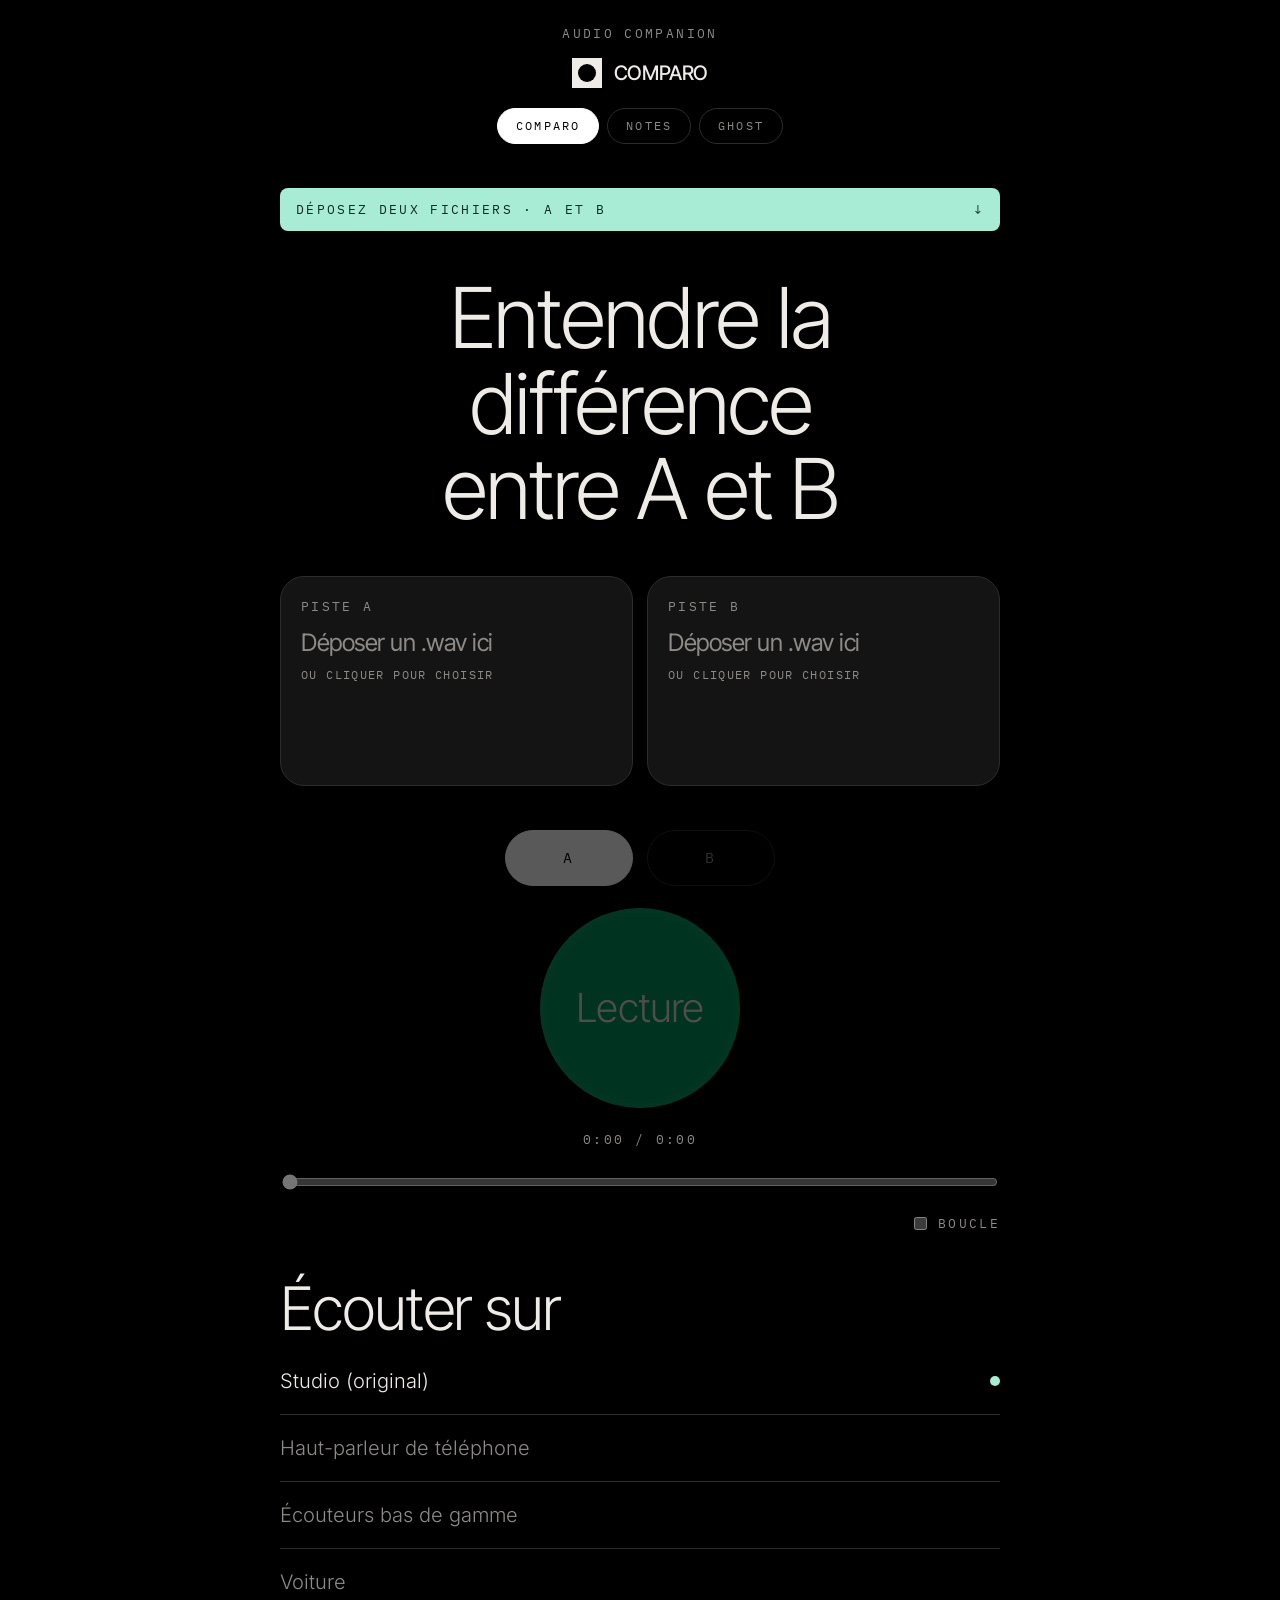
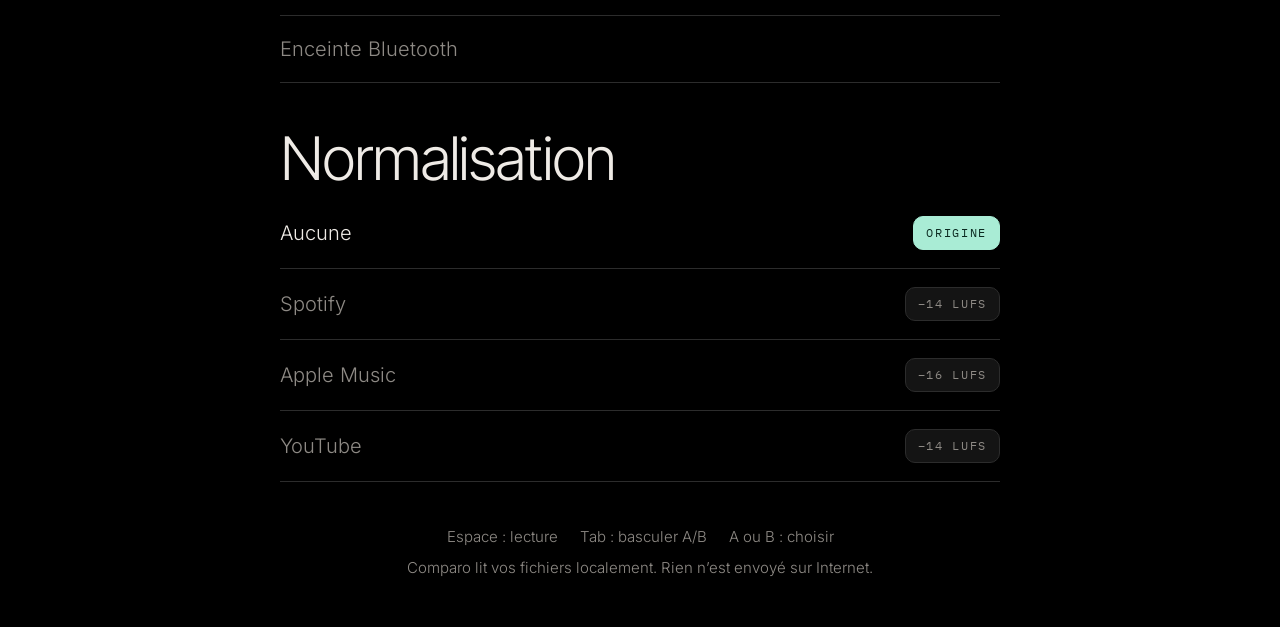
<file: site/index.html>
<!doctype html>
<html lang="fr">
<head>
<meta charset="utf-8">
<meta name="viewport" content="width=device-width, initial-scale=1">
<title>Audio Companion</title>
<meta name="description" content="Audio Companion : comparaison A/B de fichiers audio, suivi des projets et détecteur de masquage. Tout se passe dans le navigateur.">
<meta name="theme-color" content="#000000">
<link rel="icon" href="favicon.svg" type="image/svg+xml">
<link rel="manifest" href="manifest.webmanifest">
<link rel="stylesheet" href="fonts/fonts.css">
<style>
  /* Layout: one centered dark column. Light rounded cards hold the two tracks; a coral disc is the one loud control; mint marks status and the selected option. Deliberately single-theme (dark). */
  :root {
    --bg: #000000; --ink: #efebe6; --muted: #8e8a85; --line: #2c2c2c;
    --card: #efebe6; --card-ink: #121212; --card-muted: #77736d;
    --chip: #141414; --mint: #a9ecd5; --mint-ink: #0c2a21;
    --coral: #e0604f; --coral-hi: #f08c78; --green: #00a86b; --green-hi: #34c88f; --white: #ffffff; --black: #000000; --warn: #ffcf5c;
    --display: "Inter Tight", "Helvetica Neue", Arial, sans-serif;
    --text: "Inter", "Helvetica Neue", Arial, sans-serif;
    --mono: "IBM Plex Mono", ui-monospace, "SF Mono", Menlo, monospace;
    color-scheme: dark;
  }
  * { box-sizing: border-box; }
  [hidden] { display: none !important; }
  html, body { margin: 0; min-height: 100%; }
  body {
    background: var(--bg); color: var(--ink);
    font: 300 17px/1.5 var(--text);
    padding-block: 24px 48px;
    padding-left: max(16px, env(safe-area-inset-left, 0px));
    padding-right: max(16px, env(safe-area-inset-right, 0px));
  }
  main { width: 100%; max-width: 720px; margin: 0 auto; display: flex; flex-direction: column; gap: 44px; }
  button { font: inherit; color: inherit; }
  :focus-visible { outline: 2px solid var(--mint); outline-offset: 3px; }
  .mono { font-family: var(--mono); font-weight: 400; font-size: 13px; text-transform: uppercase; letter-spacing: .18em; }

  /* Masthead */
  .brand { text-align: center; color: var(--muted); margin-bottom: -30px; }
  .top { display: flex; justify-content: center; align-items: center; gap: 12px; }
  .logo { width: 30px; height: 30px; background: var(--ink); display: grid; place-items: center; }
  .logo::before { content: ""; width: 18px; height: 18px; border-radius: 50%; background: var(--bg); }
  .logo + span { font-family: var(--display); font-weight: 500; font-size: 20px; letter-spacing: -0.01em; }
  .banner {
    background: var(--mint); color: var(--mint-ink); border-radius: 8px;
    padding: 12px 16px; display: flex; justify-content: space-between; align-items: center; gap: 12px;
  }
  .hero {
    margin: 0; text-align: center; font-family: var(--display); font-weight: 300;
    font-size: clamp(44px, 10vw, 84px); line-height: 1.02; letter-spacing: -0.035em; text-wrap: balance;
  }

  /* Track cards */
  .slots { display: grid; grid-template-columns: 1fr 1fr; gap: 14px; }
  .slot {
    position: relative; min-width: 0;
    border-radius: 24px; border: 1px solid var(--line); background: var(--chip);
    padding: 20px 20px 22px; min-height: 210px;
    display: flex; flex-direction: column; gap: 12px;
    cursor: pointer; user-select: none;
    transition: background .2s, color .2s, border-color .2s, transform .2s;
  }
  .slot:hover, .slot.drag { border-color: var(--muted); }
  .slot .tag { color: var(--muted); }
  .slot .body { display: flex; flex-direction: column; gap: 10px; min-width: 0; flex: 1; }
  .slot .name { font-family: var(--display); font-weight: 400; font-size: 24px; line-height: 1.15; letter-spacing: -0.02em; word-break: break-all; }
  .slot .meta { font-family: var(--mono); font-size: 11.5px; letter-spacing: .12em; text-transform: uppercase; color: var(--muted); }
  .slot .loud { display: flex; flex-direction: column; gap: 4px; margin-top: auto; font-variant-numeric: tabular-nums; }
  .slot .loud:empty { display: none; }
  .slot .loud .big { font-family: var(--display); font-weight: 500; font-size: 38px; letter-spacing: -0.03em; line-height: 1; }
  .slot .loud .big small { font-family: var(--mono); font-size: 12px; font-weight: 400; letter-spacing: .14em; color: var(--muted); margin-left: 6px; }
  .slot .loud .sub { font-family: var(--mono); font-size: 11.5px; letter-spacing: .1em; text-transform: uppercase; color: var(--muted); }
  .slot .loud .w { color: var(--warn); }
  .slot .loud .pf { color: var(--ink); }
  .slot.active { background: var(--card); color: var(--card-ink); border-color: var(--card); }
  .slot.active .tag, .slot.active .meta, .slot.active .loud .sub, .slot.active .loud .big small { color: var(--card-muted); }
  .slot.active .loud .pf { color: var(--card-ink); }
  .slot.active .loud .w { color: #9a5a00; }
  .slot .replace {
    position: absolute; top: 14px; right: 14px;
    font-family: var(--mono); font-size: 11px; letter-spacing: .14em; text-transform: uppercase;
    background: transparent; border: 1px solid currentColor; border-radius: 999px; padding: 5px 12px; cursor: pointer; opacity: .7;
  }
  .slot .replace:hover { opacity: 1; }
  .slot:not(.loaded) .replace { display: none; }
  .slot:not(.loaded) .name { color: var(--muted); }
  input[type=file] { display: none; }

  /* Transport */
  .transport { display: flex; flex-direction: column; align-items: center; gap: 22px; }
  .switch { display: flex; gap: 14px; justify-content: center; }
  .switch button {
    min-width: 128px; height: 56px; border-radius: 999px; cursor: pointer;
    background: transparent; border: 1.5px solid var(--line); color: var(--muted);
    font-family: var(--mono); font-size: 15px; letter-spacing: .2em; text-transform: uppercase;
  }
  .switch button:hover:not(:disabled) { border-color: var(--muted); color: var(--ink); }
  .switch button.on, .switch button.on:hover:not(:disabled) { background: var(--white); border-color: var(--white); color: var(--black); }
  .switch button:disabled { opacity: .35; cursor: default; }
  button.main {
    width: 200px; height: 200px; border-radius: 50%; border: none; cursor: pointer;
    background: radial-gradient(circle at 50% 50%, var(--green) 62%, var(--green-hi) 100%);
    color: var(--white); font-family: var(--display); font-weight: 300; font-size: 40px; letter-spacing: -0.02em;
    box-shadow: 0 0 60px rgba(0, 168, 107, .3);
    transition: transform .2s, box-shadow .2s;
  }
  button.main:hover:not(:disabled) { transform: scale(1.03); box-shadow: 0 0 80px rgba(0, 168, 107, .42); }
  button.main.playing { background: radial-gradient(circle at 50% 50%, var(--coral) 62%, var(--coral-hi) 100%); box-shadow: 0 0 80px rgba(224, 96, 79, .4); }
  button.main:disabled { opacity: .3; cursor: default; box-shadow: none; }
  .time { color: var(--muted); font-variant-numeric: tabular-nums; }
  .seekrow { width: 100%; display: flex; }
  input[type=range] { flex: 1; min-width: 0; accent-color: var(--ink); }
  .row { width: 100%; display: flex; align-items: center; justify-content: space-between; gap: 12px; }
  label.loop { display: flex; gap: 8px; align-items: center; cursor: pointer; color: var(--muted); }
  label.loop input { accent-color: var(--mint); }
  .warn { color: var(--warn); font-size: 14px; }

  /* Options */
  .opt { display: flex; flex-direction: column; }
  .h2 { margin: 0 0 8px; font-family: var(--display); font-weight: 300; font-size: clamp(40px, 8vw, 60px); letter-spacing: -0.035em; line-height: 1.05; }
  .seg { display: flex; flex-direction: column; }
  .seg button {
    display: flex; justify-content: space-between; align-items: center; gap: 16px;
    background: none; border: none; border-bottom: 1px solid var(--line);
    padding: 18px 0; text-align: left; cursor: pointer;
    font-family: var(--text); font-weight: 300; font-size: 20px; color: var(--muted);
    transition: color .15s;
  }
  .seg button:hover { color: var(--ink); }
  .seg button .d {
    flex: none; font-family: var(--mono); font-size: 12px; letter-spacing: .14em; text-transform: uppercase;
    background: var(--chip); border: 1px solid var(--line); border-radius: 10px; padding: 7px 12px; color: var(--muted);
  }
  .seg button.on { color: var(--ink); }
  .seg button .dot { flex: none; width: 10px; height: 10px; border-radius: 50%; background: transparent; }
  .seg button.on .dot { background: var(--mint); }
  .seg button.on .d { background: var(--mint); border-color: var(--mint); color: var(--mint-ink); }
  .note { margin-top: 16px; color: var(--muted); font-size: 16px; max-width: 60ch; font-variant-numeric: tabular-nums; }
  .note:empty { display: none; }
  .note b { color: var(--ink); font-weight: 500; }

  footer { text-align: center; color: var(--muted); display: flex; flex-direction: column; gap: 8px; font-size: 15px; }
  footer .keys { display: flex; justify-content: center; flex-wrap: wrap; gap: 6px 22px; }
  /* App switch + Notes */
  .apps { display: flex; justify-content: center; gap: 8px; margin-top: -24px; }
  .apps button {
    height: 36px; padding: 0 18px; border-radius: 999px; cursor: pointer;
    background: transparent; border: 1.5px solid var(--line); color: var(--muted);
    font-family: var(--mono); font-size: 12px; letter-spacing: .18em; text-transform: uppercase;
  }
  .apps button:hover { color: var(--ink); border-color: var(--muted); }
  .apps button.on { background: var(--white); border-color: var(--white); color: var(--black); }
  .logo.notes::before {
    width: 16px; height: 13px; border-radius: 0;
    background: linear-gradient(var(--bg) 0 2.5px, transparent 2.5px 5.25px, var(--bg) 5.25px 7.75px, transparent 7.75px 10.5px, var(--bg) 10.5px 13px);
  }
  .view { display: flex; flex-direction: column; gap: 44px; }

  .pill {
    font-family: var(--mono); font-size: 12px; letter-spacing: .14em; text-transform: uppercase;
    background: transparent; border: 1px solid var(--line); color: var(--ink);
    border-radius: 999px; padding: 10px 16px; cursor: pointer; white-space: nowrap;
  }
  .pill:hover:not(:disabled) { border-color: var(--muted); }
  .pill:disabled { opacity: .35; cursor: default; }
  .pill.primary { background: var(--mint); border-color: var(--mint); color: var(--mint-ink); }
  .pill.danger { color: var(--muted); }
  .pill.danger.armed { border-color: var(--coral); color: var(--coral-hi); }
  .listhead { display: flex; justify-content: space-between; align-items: flex-end; gap: 16px; flex-wrap: wrap; }
  .listhead .h2 { margin: 0; }
  .filters { display: flex; flex-wrap: wrap; gap: 8px; margin: 18px 0 6px; }
  .filters button, .stages button {
    height: 34px; padding: 0 14px; border-radius: 999px; cursor: pointer;
    background: transparent; border: 1px solid var(--line); color: var(--muted);
    font-family: var(--mono); font-size: 11.5px; letter-spacing: .14em; text-transform: uppercase;
  }
  .filters button:hover, .stages button:hover { color: var(--ink); border-color: var(--muted); }
  .filters button.on, .stages button.on { background: var(--white); border-color: var(--white); color: var(--black); }

  .rows { display: flex; flex-direction: column; }
  .rows > button {
    display: flex; justify-content: space-between; align-items: center; gap: 16px;
    background: none; border: none; border-bottom: 1px solid var(--line);
    padding: 18px 0; text-align: left; cursor: pointer; color: var(--ink); width: 100%;
  }
  .rows > button:hover .t { text-decoration: underline; text-decoration-thickness: 1px; text-underline-offset: 4px; }
  .rows .l { display: flex; flex-direction: column; gap: 4px; min-width: 0; }
  .rows .t { font-family: var(--display); font-weight: 300; font-size: 24px; letter-spacing: -0.02em; line-height: 1.15; overflow-wrap: anywhere; }
  .rows .s { font-family: var(--mono); font-size: 11.5px; letter-spacing: .1em; text-transform: uppercase; color: var(--muted); overflow-wrap: anywhere; }
  .rows .s.stale { color: var(--coral-hi); }
  .rows .r { display: flex; align-items: center; gap: 12px; flex: none; }
  .rows .d {
    font-family: var(--mono); font-size: 12px; letter-spacing: .14em; text-transform: uppercase;
    background: var(--chip); border: 1px solid var(--line); border-radius: 10px; padding: 7px 12px; color: var(--muted);
  }
  .rows .d.done { background: var(--mint); border-color: var(--mint); color: var(--mint-ink); }
  .rows .c { font-family: var(--mono); font-size: 12px; letter-spacing: .1em; color: var(--muted); text-transform: uppercase; }
  .rows .dot { width: 10px; height: 10px; border-radius: 50%; background: transparent; flex: none; }
  .rows > button.on .dot { background: var(--mint); }
  .rows > button.on .t { font-weight: 400; }
  .empty { color: var(--muted); padding: 22px 0; border-bottom: 1px solid var(--line); max-width: 60ch; }

  .back { align-self: flex-start; background: none; border: none; color: var(--muted); cursor: pointer; padding: 0; }
  .back:hover { color: var(--ink); }
  .phead { display: flex; flex-direction: column; gap: 14px; margin-top: -20px; }
  .ptitle {
    width: 100%; background: transparent; border: none; border-bottom: 1px solid transparent; color: var(--ink);
    font-family: var(--display); font-weight: 300; font-size: clamp(40px, 9vw, 68px); letter-spacing: -0.035em; line-height: 1.1; padding: 0 0 4px;
  }
  .ptitle:hover, .ptitle:focus { border-bottom-color: var(--line); outline: none; }
  .pmeta { color: var(--muted); }
  .stages { display: flex; flex-wrap: wrap; gap: 8px; }
  textarea.pnotes, .field {
    width: 100%; background: var(--chip); border: 1px solid var(--line); border-radius: 16px; color: var(--ink);
    font: 300 16px/1.5 var(--text); padding: 14px 16px;
  }
  textarea.pnotes { min-height: 110px; resize: vertical; }
  textarea.pnotes:focus, .field:focus { outline: none; border-color: var(--muted); }
  ::placeholder { color: var(--muted); opacity: .8; }

  .tl { border-radius: 24px; border: 1px solid var(--line); background: var(--chip); padding: 22px 20px; display: flex; flex-direction: column; gap: 18px; }
  .tl-head { display: flex; justify-content: space-between; align-items: baseline; gap: 12px; flex-wrap: wrap; }
  .tl-head .v { font-family: var(--display); font-weight: 400; font-size: 34px; letter-spacing: -0.03em; line-height: 1; }
  .tl-head .f { color: var(--muted); overflow-wrap: anywhere; }
  .wave { position: relative; height: 128px; cursor: pointer; touch-action: manipulation; }
  .wave canvas { width: 100%; height: 100%; display: block; }
  .wave .ph { position: absolute; top: 0; bottom: 0; width: 1.5px; background: var(--white); pointer-events: none; }
  .wave .mk {
    position: absolute; top: 0; bottom: 0; width: 14px; margin-left: -7px; padding: 0; border: none; background: none; cursor: pointer;
  }
  .wave .mk::before { content: ""; position: absolute; left: 6.25px; top: 8px; bottom: 0; width: 1.5px; background: var(--mint); opacity: .7; }
  .wave .mk::after { content: ""; position: absolute; left: 2px; top: 0; width: 10px; height: 10px; border-radius: 50%; background: var(--mint); }
  .wave .nowave { position: absolute; inset: 0; display: grid; place-items: center; color: var(--muted); border: 1px dashed var(--line); border-radius: 14px; text-align: center; padding: 12px; }
  .tl-transport { display: flex; align-items: center; gap: 16px; flex-wrap: wrap; }
  .mini-play {
    width: 72px; height: 72px; border-radius: 50%; border: none; cursor: pointer; flex: none;
    background: radial-gradient(circle at 50% 50%, var(--green) 62%, var(--green-hi) 100%);
    color: var(--white); font-family: var(--display); font-weight: 400; font-size: 15px;
    box-shadow: 0 0 36px rgba(0, 168, 107, .25);
  }
  .mini-play.playing { background: radial-gradient(circle at 50% 50%, var(--coral) 62%, var(--coral-hi) 100%); box-shadow: 0 0 40px rgba(224, 96, 79, .35); }
  .mini-play:disabled { opacity: .3; cursor: default; box-shadow: none; }
  .tl-transport .grow { flex: 1; display: flex; gap: 8px; flex-wrap: wrap; justify-content: flex-end; }
  .hintline { color: var(--muted); font-size: 14px; }
  .hintline:empty { display: none; }
  .noteadd { display: flex; align-items: center; gap: 12px; }
  .noteadd .at {
    font-family: var(--mono); font-size: 12px; letter-spacing: .1em; flex: none;
    background: var(--mint); color: var(--mint-ink); border-radius: 10px; padding: 7px 10px; font-variant-numeric: tabular-nums;
  }
  .noteadd input {
    flex: 1; min-width: 0; background: transparent; border: none; border-bottom: 1px solid var(--line);
    color: var(--ink); font: 300 18px/1.4 var(--text); padding: 8px 0;
  }
  .noteadd input:focus { outline: none; border-bottom-color: var(--muted); }
  .nlist { display: flex; flex-direction: column; }
  .nrow { display: grid; grid-template-columns: auto minmax(0, 1fr) auto; gap: 14px; align-items: baseline; border-bottom: 1px solid var(--line); padding: 12px 0; }
  .nrow .tt { background: none; border: none; padding: 0; cursor: pointer; color: var(--mint); font-family: var(--mono); font-size: 13px; letter-spacing: .08em; font-variant-numeric: tabular-nums; }
  .nrow .tx { overflow-wrap: anywhere; }
  .nrow .x { background: none; border: none; color: var(--muted); cursor: pointer; font-size: 20px; line-height: 1; padding: 0 4px; }
  .nrow .x:hover { color: var(--coral-hi); }
  .nrow.flash { background: color-mix(in srgb, var(--mint) 10%, transparent); }
  .actions { display: flex; justify-content: flex-end; gap: 8px; flex-wrap: wrap; }
  .storemsg { color: var(--warn); }
  .storemsg:empty { display: none; }
  .dropping .tl, .dropping #bounceList { outline: 1.5px dashed var(--mint); outline-offset: 6px; border-radius: 12px; }
  /* Ghost (masking detector) */
  .logo.ghost::before {
    width: 22px; height: 14px; border-radius: 0;
    background:
      radial-gradient(circle at 7px 7px, transparent 4px, var(--bg) 4.5px 6.5px, transparent 7px),
      radial-gradient(circle at 15px 7px, transparent 4px, var(--bg) 4.5px 6.5px, transparent 7px);
  }
  #gSlots .slot { min-height: 0; }
  .gtrans { display: flex; align-items: center; gap: 16px; flex-wrap: wrap; }
  .gtrans .filters { margin: 0; }
  .gtrans .grow { flex: 1; display: flex; justify-content: flex-end; }
  .zonechip { display: inline-flex; align-items: center; gap: 8px; }
  .chart { position: relative; width: 100%; }
  .chart canvas { display: block; width: 100%; height: 100%; }
  .chart.spec { height: 240px; }
  .chart.heat { height: 220px; cursor: pointer; }
  .chart .ph { position: absolute; top: 0; bottom: 22px; width: 1.5px; background: var(--white); pointer-events: none; }
  .legend { display: flex; gap: 18px; flex-wrap: wrap; color: var(--muted); }
  .legend span { display: inline-flex; align-items: center; gap: 8px; }
  .legend i { width: 14px; height: 3px; border-radius: 2px; display: inline-block; }
  .legend i.a { background: var(--ink); }
  .legend i.b { background: var(--mint); }
  .legend i.c { background: var(--coral); height: 10px; width: 10px; border-radius: 2px; opacity: .8; }
  .cardhead { display: flex; justify-content: space-between; align-items: baseline; gap: 12px; flex-wrap: wrap; }
  .cardhead h3 { margin: 0; font-family: var(--display); font-weight: 400; font-size: 26px; letter-spacing: -0.02em; }
  .zone { display: grid; grid-template-columns: minmax(0, 1fr) auto; gap: 6px 16px; align-items: center; border-bottom: 1px solid var(--line); padding: 18px 0; }
  .zone .t { font-family: var(--display); font-weight: 300; font-size: 24px; letter-spacing: -0.02em; line-height: 1.15; }
  .zone .t b { font-weight: 400; }
  .zone .s { font-family: var(--mono); font-size: 11.5px; letter-spacing: .1em; text-transform: uppercase; color: var(--muted); }
  .zone .adv { grid-column: 1 / -1; color: var(--muted); font-size: 15px; max-width: 62ch; }
  .zone .meter { grid-column: 1 / -1; height: 4px; background: var(--line); border-radius: 2px; overflow: hidden; }
  .zone .meter i { display: block; height: 100%; background: var(--coral); }
  .zone.on .t { color: var(--mint); }
  .zone .pill.on { background: var(--white); border-color: var(--white); color: var(--black); }
  @media (max-width: 560px) {
    .slots { grid-template-columns: 1fr; }
    .slot { min-height: 0; }
    .switch button { min-width: 0; flex: 1; }
    .switch { width: 100%; }
    button.main { width: 168px; height: 168px; font-size: 34px; }
    .banner { font-size: 11.5px; letter-spacing: .14em; }
    .seg button { font-size: 18px; }
  }
  @media (prefers-reduced-motion: reduce) { * { transition: none !important; } }
</style>
</head>
<body>
<main>
  <div class="brand mono">Audio Companion</div>
  <header class="top"><div class="logo" id="appLogo" aria-hidden="true"></div><span id="appName">COMPARO</span></header>
  <nav class="apps" aria-label="Changer d’outil"><button type="button" data-app="comparo" class="on">Comparo</button><button type="button" data-app="notes">Notes</button><button type="button" data-app="ghost">Ghost</button></nav>

  <div class="view" id="view-comparo">

  <div class="banner mono" id="banner"><span id="bannerText">Déposez deux fichiers · A et B</span><span aria-hidden="true">↓</span></div>

  <h1 class="hero">Entendre la différence entre A et B</h1>

  <section class="slots">
    <div class="slot" data-k="A">
      <div class="tag mono">Piste A</div>
      <div class="body">
        <div class="name">Déposer un .wav ici</div>
        <div class="meta">ou cliquer pour choisir</div>
        <div class="loud"></div>
      </div>
      <button class="replace" type="button">Changer</button>
      <input type="file" id="fileA" accept=".wav,audio/wav,audio/x-wav,audio/wave">
    </div>
    <div class="slot" data-k="B">
      <div class="tag mono">Piste B</div>
      <div class="body">
        <div class="name">Déposer un .wav ici</div>
        <div class="meta">ou cliquer pour choisir</div>
        <div class="loud"></div>
      </div>
      <button class="replace" type="button">Changer</button>
      <input type="file" id="fileB" accept=".wav,audio/wav,audio/x-wav,audio/wave">
    </div>
  </section>

  <section class="transport">
    <div class="switch">
      <button data-k="A" class="on" disabled>A</button>
      <button data-k="B" disabled>B</button>
    </div>
    <button class="main" id="play" disabled title="Lecture / Pause (Espace)">Lecture</button>
    <div class="time mono" id="time">0:00 / 0:00</div>
    <div class="seekrow"><input type="range" id="seek" min="0" max="1000" value="0" step="1" disabled aria-label="Position"></div>
    <div class="row">
      <div class="warn" id="warn"></div>
      <label class="loop mono"><input type="checkbox" id="loop"> Boucle</label>
    </div>
  </section>

  <section class="opt">
    <h2 class="h2">Écouter sur</h2>
    <div class="seg" id="sim">
      <button data-v="off" class="on"><span>Studio (original)</span><span class="dot" aria-hidden="true"></span></button>
      <button data-v="phone"><span>Haut-parleur de téléphone</span><span class="dot" aria-hidden="true"></span></button>
      <button data-v="earbuds"><span>Écouteurs bas de gamme</span><span class="dot" aria-hidden="true"></span></button>
      <button data-v="car"><span>Voiture</span><span class="dot" aria-hidden="true"></span></button>
      <button data-v="bt"><span>Enceinte Bluetooth</span><span class="dot" aria-hidden="true"></span></button>
    </div>
    <div class="note" id="simNote"></div>
  </section>

  <section class="opt">
    <h2 class="h2">Normalisation</h2>
    <div class="seg" id="norm">
      <button data-v="off" class="on"><span>Aucune</span><span class="d">Origine</span></button>
      <button data-v="spotify"><span>Spotify</span><span class="d">−14 LUFS</span></button>
      <button data-v="apple"><span>Apple Music</span><span class="d">−16 LUFS</span></button>
      <button data-v="youtube"><span>YouTube</span><span class="d">−14 LUFS</span></button>
    </div>
    <div class="note" id="normNote"></div>
  </section>

  <footer>
    <div class="keys"><span>Espace : lecture</span><span>Tab : basculer A/B</span><span>A ou B : choisir</span></div>
    <div>Comparo lit vos fichiers localement. Rien n’est envoyé sur Internet.</div>
  </footer>
  </div>

  <div class="view" id="view-notes" hidden>
    <div class="banner mono"><span id="notesBanner">Chargement de vos projets…</span><span aria-hidden="true">↓</span></div>

    <h1 class="hero" id="notesHero">Chaque version, jusqu’au master</h1>

    <section id="projList">
      <div class="listhead">
        <h2 class="h2">Projets</h2>
        <button class="pill primary" id="newProj" type="button">+ Nouveau projet</button>
      </div>
      <div class="filters" id="projFilter">
        <button data-f="open" class="on" type="button">En cours</button>
        <button data-f="done" type="button">Terminés</button>
        <button data-f="all" type="button">Tous</button>
      </div>
      <div class="rows" id="projRows"></div>
    </section>

    <section id="projDetail" class="view" hidden>
      <button class="back mono" id="backBtn" type="button">← Projets</button>
      <div class="phead">
        <input class="ptitle" id="pName" aria-label="Nom du projet" maxlength="120">
        <div class="pmeta mono" id="pMeta"></div>
        <div class="stages" id="pStatus" aria-label="Étape du projet"></div>
        <textarea class="pnotes" id="pNotes" placeholder="Notes du projet : ce qu’il reste à faire, idées, références…"></textarea>
      </div>

      <section>
        <div class="listhead">
          <h2 class="h2">Versions</h2>
          <button class="pill primary" id="addBounce" type="button">+ Ajouter un bounce</button>
        </div>
        <div class="rows" id="bounceList" style="margin-top: 14px"></div>
        <input type="file" id="bounceFile" accept="audio/*,.wav,.aif,.aiff,.mp3,.flac,.m4a">
        <input type="file" id="attachFile" accept="audio/*,.wav,.aif,.aiff,.mp3,.flac,.m4a">
      </section>

      <section class="tl" id="tl" hidden>
        <div class="tl-head">
          <div class="v" id="tlLabel">V1</div>
          <div class="f mono" id="tlFile"></div>
        </div>
        <input class="field" id="tlComment" placeholder="Ce qui change dans cette version (ex : voix +1 dB, nouveau limiteur)" maxlength="300">
        <div class="wave" id="wave" aria-label="Timeline : cliquez pour vous placer">
          <canvas id="waveCanvas"></canvas>
          <div class="ph" id="playhead"></div>
          <div id="markers"></div>
          <div class="nowave" id="noWave" hidden>Associez le fichier audio pour afficher la forme d’onde</div>
        </div>
        <div class="tl-transport">
          <button class="mini-play" id="nPlay" type="button" disabled>Lecture</button>
          <div class="time mono" id="nTime">0:00 / 0:00</div>
          <div class="grow" id="tlActions">
            <button class="pill" id="attachBtn" type="button">Associer le fichier audio</button>
            <button class="pill" id="toA" type="button">Mettre en A</button>
            <button class="pill" id="toB" type="button">Mettre en B</button>
          </div>
        </div>
        <div class="hintline" id="tlHint"></div>
        <form class="noteadd" id="noteForm">
          <span class="at" id="noteAt">0:00</span>
          <input id="noteInput" placeholder="Ajouter une note à cet instant…" maxlength="500" autocomplete="off">
          <button class="pill" type="submit">Ajouter</button>
        </form>
        <div class="nlist" id="noteList"></div>
        <div class="actions"><button class="pill danger" id="delBounce" type="button">Supprimer cette version</button></div>
      </section>

      <div class="actions"><button class="pill danger" id="delProj" type="button">Supprimer le projet</button></div>
    </section>

    <footer>
      <div class="keys"><span>Espace : lecture</span><span>N : note à l’instant</span><span>Déposez un fichier audio pour ajouter un bounce</span></div>
      <div id="storeInfo">Projets enregistrés dans ce navigateur. Les fichiers audio restent sur votre appareil.</div>
      <div class="actions" id="backupRow" hidden style="justify-content: center">
        <button class="pill" id="exportBtn" type="button">Exporter mes projets</button>
        <button class="pill" id="importBtn" type="button">Importer une sauvegarde</button>
        <input type="file" id="importFile" accept="application/json,.json">
      </div>
      <div class="storemsg" id="storeMsg"></div>
    </footer>
  </div>
  <div class="view" id="view-ghost" hidden>
    <div class="banner mono"><span id="gBanner">Chargez deux stems · A et B</span><span aria-hidden="true">↓</span></div>

    <h1 class="hero">Là où vos sons se marchent dessus</h1>

    <section class="slots" id="gSlots">
      <div class="slot" data-k="A">
        <div class="tag mono">Stem A</div>
        <div class="body">
          <div class="name">Déposer un stem ici</div>
          <div class="meta">ex : kick, voix</div>
        </div>
        <button class="replace" type="button">Changer</button>
        <input type="file" id="gFileA" accept="audio/*,.wav,.aif,.aiff,.mp3,.flac">
      </div>
      <div class="slot" data-k="B">
        <div class="tag mono">Stem B</div>
        <div class="body">
          <div class="name">Déposer un stem ici</div>
          <div class="meta">ex : basse, guitare</div>
        </div>
        <button class="replace" type="button">Changer</button>
        <input type="file" id="gFileB" accept="audio/*,.wav,.aif,.aiff,.mp3,.flac">
      </div>
    </section>

    <section class="tl" id="gPlayer">
      <div class="gtrans">
        <button class="mini-play" id="gPlay" type="button" disabled>Lecture</button>
        <div class="time mono" id="gTime">0:00 / 0:00</div>
        <div class="filters" id="gSolo" aria-label="Écoute">
          <button data-s="both" class="on" type="button">A + B</button>
          <button data-s="A" type="button">A seul</button>
          <button data-s="B" type="button">B seul</button>
        </div>
        <div class="grow"><button class="pill" id="gZoneOff" type="button" hidden>Zone 0 Hz ×</button></div>
      </div>
      <div class="hintline" id="gHint">Les deux stems doivent démarrer au même moment, comme des pistes exportées de la même session.</div>
    </section>

    <section class="tl" id="gSpecCard" hidden>
      <div class="cardhead">
        <h3>Spectre moyen</h3>
        <div class="legend mono"><span><i class="a"></i><span id="gLegA">A</span></span><span><i class="b"></i><span id="gLegB">B</span></span><span><i class="c"></i>Masquage</span></div>
      </div>
      <div class="chart spec"><canvas id="gSpec"></canvas></div>
    </section>

    <section class="tl" id="gHeatCard" hidden>
      <div class="cardhead">
        <h3>Dans le temps</h3>
        <div class="legend mono"><span>Cliquez pour vous placer</span></div>
      </div>
      <div class="chart heat" id="gHeatWrap"><canvas id="gHeat"></canvas><div class="ph" id="gPh"></div></div>
    </section>

    <section class="opt" id="gZonesSec" hidden>
      <h2 class="h2">Zones de conflit</h2>
      <div id="gZones"></div>
    </section>

    <footer>
      <div class="keys"><span>Espace : lecture</span><span>Écouter : isole la zone pendant la lecture</span></div>
      <div>L’analyse se fait sur votre appareil. Rien n’est envoyé sur Internet.</div>
    </footer>
  </div>
</main>

<!-- Loudness meter (ITU-R BS.1770-4 integrated loudness + 4x oversampled true peak), run in a worker -->
<script type="text/plain" id="meter-src">
function kCoefs(fs) {
  let f0 = 1681.974450955533, G = 3.999843853973347, Q = 0.7071752369554196;
  let K = Math.tan(Math.PI * f0 / fs), Vh = Math.pow(10, G / 20), Vb = Math.pow(Vh, 0.4996667741545416);
  let a0 = 1 + K / Q + K * K;
  const s1 = { b0: (Vh + Vb * K / Q + K * K) / a0, b1: 2 * (K * K - Vh) / a0, b2: (Vh - Vb * K / Q + K * K) / a0,
               a1: 2 * (K * K - 1) / a0, a2: (1 - K / Q + K * K) / a0 };
  f0 = 38.13547087602444; Q = 0.5003270373238773; K = Math.tan(Math.PI * f0 / fs);
  a0 = 1 + K / Q + K * K;
  const s2 = { b0: 1, b1: -2, b2: 1, a1: 2 * (K * K - 1) / a0, a2: (1 - K / Q + K * K) / a0 };
  return [s1, s2];
}
// 4x oversampling: windowed-sinc interpolation of the 3 in-between points
const P = 4, H = 8, TAPS = 2 * H;
const phases = [];
for (let p = 1; p < P; p++) {
  const c = new Float64Array(TAPS);
  for (let j = 0; j < TAPS; j++) {
    const k = j - H + 1, d = p / P - k;
    const sinc = Math.sin(Math.PI * d) / (Math.PI * d);
    const w = 0.5 * (1 + Math.cos(Math.PI * d / (H + 0.5)));
    c[j] = sinc * w;
  }
  phases.push(c);
}
onmessage = e => {
  const { chs, sr } = e.data;
  const [s1, s2] = kCoefs(sr);
  const seg = Math.round(sr * 0.1);
  const n = chs[0].length;
  const nseg = Math.floor(n / seg);
  const segE = new Float64Array(nseg);
  let peak = 0;
  for (let c = 0; c < chs.length; c++) {
    const x = chs[c];
    const wgt = chs.length >= 5 && (c === 4 || c === 5) ? 1.41 : (chs.length >= 6 && c === 3 ? 0 : 1);
    let x1 = 0, x2 = 0, y1 = 0, y2 = 0, z1 = 0, z2 = 0;
    for (let i = 0; i < n; i++) {
      const v = x[i];
      const a = Math.abs(v); if (a > peak) peak = a;
      const y = s1.b0 * v + s1.b1 * x1 + s1.b2 * x2 - s1.a1 * y1 - s1.a2 * y2;
      x2 = x1; x1 = v;
      const z = y - 2 * y1 + y2 - s2.a1 * z1 - s2.a2 * z2;
      y2 = y1; y1 = y;
      z2 = z1; z1 = z;
      const si = (i / seg) | 0;
      if (si < nseg) segE[si] += wgt * z * z;
    }
    for (let i = H - 1; i < n - H; i++) {
      for (let p = 0; p < P - 1; p++) {
        const cf = phases[p];
        let s = 0;
        for (let j = 0; j < TAPS; j++) s += x[i - H + 1 + j] * cf[j];
        if (s < 0) s = -s;
        if (s > peak) peak = s;
      }
    }
  }
  const blocks = [];
  for (let j = 0; j + 3 < nseg; j++) blocks.push((segE[j] + segE[j + 1] + segE[j + 2] + segE[j + 3]) / (4 * seg));
  const L = z => -0.691 + 10 * Math.log10(z);
  const mean = a => a.reduce((s, v) => s + v, 0) / a.length;
  let lufs = -Infinity;
  const abs = blocks.filter(z => L(z) > -70);
  if (abs.length) {
    const rel = L(mean(abs)) - 10;
    const g = abs.filter(z => L(z) > rel);
    if (g.length) lufs = L(mean(g));
  }
  postMessage({ lufs, tp: peak > 0 ? 20 * Math.log10(peak) : -Infinity });
};
</script>

<script>
(() => {
  // ---------- State ----------
  const tracks = { A: null, B: null };   // { name, bytes, info, buffer, meter }
  let ctx = null;
  let sw = {};        // A/B switch gains
  let normG = {};     // per-track normalization gains
  let sum = null;     // mix bus feeding the playback simulator
  let chain = [];     // simulator nodes
  let sources = [];
  let active = 'A';
  let playing = false;
  let startCtxTime = 0;
  let pauseOffset = 0;
  let raf = 0;
  let seeking = false;
  let simMode = 'off';
  let normMode = 'off';

  const $ = s => document.querySelector(s);
  const playBtn = $('#play');
  const seek = $('#seek');
  const timeEl = $('#time');
  const warnEl = $('#warn');
  const loopEl = $('#loop');
  const switchBtns = [...document.querySelectorAll('#view-comparo .switch button')];
  const slots = [...document.querySelectorAll('#view-comparo .slot')];
  const slotOf = k => slots.find(s => s.dataset.k === k);

  // ---------- Presets ----------
  // filters: [type, frequency, Q, gain dB]
  const SIM = {
    phone: {
      note: 'Mono, presque plus de basses sous 500 Hz, médiums durs, aigus coupés, petite pièce.',
      trim: -3, mono: true, comp: true,
      filters: [['highpass', 480, 0.9], ['highpass', 480, 0.7], ['peaking', 1000, 1.0, -2], ['peaking', 2600, 1.2, 6], ['lowpass', 9000, 0.7]],
      reverb: { len: 0.35, wet: 0.12 },
    },
    earbuds: {
      note: 'Stéréo, basses maigres, pic agressif vers 4–5 kHz, extrême aigu atténué.',
      trim: -5, mono: false, comp: false,
      filters: [['highpass', 90, 0.7], ['lowshelf', 220, 0, -4], ['peaking', 4500, 2.0, 6], ['lowpass', 13000, 0.7]],
      reverb: null,
    },
    car: {
      note: 'Basses gonflées par l’habitacle, bas-médiums qui traînent, aigus ternes, réflexions très courtes.',
      trim: -7, mono: false, comp: false,
      filters: [['highpass', 35, 0.7], ['lowshelf', 120, 0, 6], ['peaking', 320, 1.4, 3], ['peaking', 3000, 1.0, -3], ['lowpass', 11000, 0.7]],
      reverb: { len: 0.12, wet: 0.14 },
    },
    bt: {
      note: 'Mono, bosse de basse vers 130 Hz puis rien en dessous, limiteur intégré, pièce de taille moyenne.',
      trim: -5, mono: true, comp: true,
      filters: [['highpass', 75, 1.0], ['peaking', 130, 1.5, 5], ['peaking', 2500, 1.0, -2], ['lowpass', 15000, 0.7]],
      reverb: { len: 0.6, wet: 0.18 },
    },
  };

  const NORM = {
    spotify: { label: 'Spotify', target: -14, boost: true,
      note: 'Spotify (réglage « Normal ») : −14 LUFS. Les morceaux trop forts sont baissés, les plus calmes sont montés sans dépasser −1 dBTP.' },
    apple: { label: 'Apple Music', target: -16, boost: true,
      note: 'Apple Music (Sound Check) : −16 LUFS. Les morceaux trop forts sont baissés, les plus calmes sont montés dans la limite de leur marge de crête.' },
    youtube: { label: 'YouTube', target: -14, boost: false,
      note: 'YouTube : −14 LUFS. Les morceaux trop forts sont baissés, les plus calmes ne sont jamais montés.' },
  };

  function normGainDb(k) {
    const m = tracks[k]?.meter;
    const p = NORM[normMode];
    if (!p || !m || !isFinite(m.lufs)) return 0;
    let g = p.target - m.lufs;
    if (g > 0) g = p.boost ? Math.min(g, Math.max(0, -1 - m.tp)) : 0;
    return g;
  }

  // ---------- WAV header parsing (to keep the native sample rate) ----------
  function parseWav(buf) {
    const v = new DataView(buf);
    const tag = o => String.fromCharCode(v.getUint8(o), v.getUint8(o+1), v.getUint8(o+2), v.getUint8(o+3));
    if (buf.byteLength < 12 || !['RIFF','RF64'].includes(tag(0)) || tag(8) !== 'WAVE') return null;
    let o = 12;
    while (o + 8 <= buf.byteLength) {
      const id = tag(o), size = v.getUint32(o + 4, true);
      if (id === 'fmt ') {
        return {
          format: v.getUint16(o + 8, true),
          channels: v.getUint16(o + 10, true),
          sampleRate: v.getUint32(o + 12, true),
          bits: v.getUint16(o + 22, true),
        };
      }
      o += 8 + size + (size & 1);
    }
    return null;
  }

  // ---------- Audio graph ----------
  // source → normG[k] → sw[k] → sum → (simulator) → destination
  // With both options off, every gain on the audible path is exactly 1.0 and the simulator is bypassed:
  // samples reach the output untouched, at the files' native sample rate.
  function targetRate() {
    const t = tracks.A || tracks.B;
    return t && t.info ? t.info.sampleRate : undefined;
  }

  async function ensureContext() {
    const rate = targetRate();
    if (ctx && (!rate || ctx.sampleRate === rate)) return;
    if (ctx) { stopSources(); await ctx.close(); }
    try { ctx = new AudioContext({ sampleRate: rate, latencyHint: 'playback' }); }
    catch { ctx = new AudioContext({ latencyHint: 'playback' }); }
    sum = ctx.createGain();
    sw = {}; normG = {}; chain = [];
    for (const k of ['A', 'B']) {
      sw[k] = ctx.createGain();
      sw[k].gain.value = k === active ? 1 : 0;
      sw[k].connect(sum);
      normG[k] = ctx.createGain();
      normG[k].gain.value = Math.pow(10, normGainDb(k) / 20);
      normG[k].connect(sw[k]);
    }
    buildChain();
    for (const k of ['A', 'B']) if (tracks[k]) tracks[k].buffer = null;
  }

  function makeIR(len) {
    const n = Math.max(1, Math.round(ctx.sampleRate * len));
    const ir = ctx.createBuffer(2, n, ctx.sampleRate);
    for (let c = 0; c < 2; c++) {
      const d = ir.getChannelData(c);
      for (let i = 0; i < n; i++) d[i] = (Math.random() * 2 - 1) * Math.pow(1 - i / n, 4);
    }
    return ir;
  }

  function buildChain() {
    sum.disconnect();
    chain.forEach(n => n.disconnect());
    chain = [];
    const p = SIM[simMode];
    if (!p) { sum.connect(ctx.destination); return; }
    const add = n => { chain.push(n); return n; };
    let node = add(ctx.createGain());
    node.gain.value = Math.pow(10, p.trim / 20);
    sum.connect(node);
    if (p.mono) {
      const m = add(ctx.createGain());
      m.channelCount = 1; m.channelCountMode = 'explicit'; m.channelInterpretation = 'speakers';
      node.connect(m); node = m;
    }
    for (const [type, f, q, g] of p.filters) {
      const b = add(ctx.createBiquadFilter());
      b.type = type; b.frequency.value = f; if (q) b.Q.value = q; if (g) b.gain.value = g;
      node.connect(b); node = b;
    }
    if (p.comp) {
      const c = add(ctx.createDynamicsCompressor());
      c.threshold.value = -20; c.knee.value = 6; c.ratio.value = 4; c.attack.value = 0.005; c.release.value = 0.15;
      node.connect(c); node = c;
    }
    const out = add(ctx.createGain());
    node.connect(out);
    if (p.reverb) {
      const conv = add(ctx.createConvolver());
      conv.buffer = makeIR(p.reverb.len);
      const wet = add(ctx.createGain());
      wet.gain.value = p.reverb.wet;
      node.connect(conv); conv.connect(wet); wet.connect(out);
    }
    out.connect(ctx.destination);
  }

  function setSim(v) {
    simMode = v;
    if (ctx) {
      // short fade around the rewiring to avoid clicks
      const now = ctx.currentTime, g = sum.gain;
      g.cancelScheduledValues(now); g.setValueAtTime(g.value, now); g.linearRampToValueAtTime(0, now + 0.015);
      setTimeout(() => {
        buildChain();
        const t = ctx.currentTime;
        g.cancelScheduledValues(t); g.setValueAtTime(0, t); g.linearRampToValueAtTime(1, t + 0.015);
      }, 25);
    }
    updateOptions();
  }

  function applyNorm() {
    if (!ctx) return;
    const now = ctx.currentTime;
    for (const k of ['A', 'B']) {
      const g = normG[k].gain;
      g.cancelScheduledValues(now); g.setValueAtTime(g.value, now);
      g.linearRampToValueAtTime(Math.pow(10, normGainDb(k) / 20), now + 0.03);
    }
  }

  function setNorm(v) {
    normMode = v;
    applyNorm();
    updateOptions();
  }

  async function decodeAll() {
    await ensureContext();
    for (const k of ['A', 'B']) {
      const t = tracks[k];
      if (t && !t.buffer) t.buffer = await ctx.decodeAudioData(t.bytes.slice(0));
    }
  }

  // ---------- Loudness measurement ----------
  const meterURL = URL.createObjectURL(new Blob([$('#meter-src').textContent], { type: 'text/javascript' }));
  function measure(buffer) {
    return new Promise((resolve, reject) => {
      const w = new Worker(meterURL);
      const chs = [];
      for (let c = 0; c < buffer.numberOfChannels; c++) chs.push(buffer.getChannelData(c).slice());
      w.onmessage = e => { resolve(e.data); w.terminate(); };
      w.onerror = e => { reject(e); w.terminate(); };
      w.postMessage({ chs, sr: buffer.sampleRate }, chs.map(c => c.buffer));
    });
  }

  // ---------- Loading ----------
  async function loadFile(k, file) {
    if (!file) return;
    const wasPlaying = playing;
    if (playing) pause();
    const slot = slotOf(k);
    slot.querySelector('.name').textContent = file.name;
    slot.querySelector('.meta').textContent = 'Chargement…';
    slot.querySelector('.loud').textContent = '';
    let t;
    try {
      const bytes = await file.arrayBuffer();
      const info = parseWav(bytes);
      t = tracks[k] = { name: file.name, bytes, info, buffer: null, meter: null };
      await decodeAll();
      const b = t.buffer;
      const parts = [];
      if (info) {
        parts.push((info.sampleRate / 1000).toLocaleString('fr-FR') + ' kHz');
        parts.push(info.format === 3 ? info.bits + ' bit float' : info.bits + ' bit');
        parts.push(info.channels === 1 ? 'mono' : info.channels === 2 ? 'stéréo' : info.channels + ' canaux');
      }
      parts.push(fmt(b.duration));
      slot.querySelector('.meta').textContent = parts.join(' · ');
      slot.classList.add('loaded');
      slot.title = file.name;
    } catch (e) {
      tracks[k] = null;
      slot.classList.remove('loaded');
      slot.querySelector('.meta').textContent = 'Fichier illisible';
      console.error(e);
      t = null;
    }
    updateWarn();
    updateUI();
    updateOptions();
    if (wasPlaying) play();
    if (t) {
      slot.querySelector('.loud').textContent = 'Mesure du volume…';
      try { t.meter = await measure(t.buffer); } catch (e) { console.error(e); }
      if (tracks[k] === t) { applyNorm(); updateOptions(); }
    }
  }

  function updateWarn() {
    const a = tracks.A?.info, b = tracks.B?.info;
    const msgs = [];
    if (ctx && targetRate() && ctx.sampleRate !== targetRate())
      msgs.push(`Le navigateur ne supporte pas ${targetRate()} Hz : rééchantillonnage à ${ctx.sampleRate} Hz.`);
    if (a && b && a.sampleRate !== b.sampleRate)
      msgs.push(`Fréquences différentes (${a.sampleRate} / ${b.sampleRate} Hz) : B est rééchantillonné.`);
    warnEl.textContent = msgs.join(' ');
  }

  slots.forEach(slot => {
    const k = slot.dataset.k;
    const input = slot.querySelector('input');
    slot.addEventListener('click', e => { if (e.target !== input) input.click(); });
    input.addEventListener('change', () => { loadFile(k, input.files[0]); input.value = ''; });
    slot.addEventListener('dragover', e => { e.preventDefault(); slot.classList.add('drag'); });
    slot.addEventListener('dragleave', () => slot.classList.remove('drag'));
    slot.addEventListener('drop', e => {
      e.preventDefault(); slot.classList.remove('drag');
      const files = [...e.dataTransfer.files];
      if (files.length >= 2) { loadFile('A', files[0]).then(() => loadFile('B', files[1])); }
      else loadFile(k, files[0]);
    });
  });
  document.addEventListener('dragover', e => e.preventDefault());
  document.addEventListener('drop', e => {
    if (document.body.dataset.view !== 'comparo') return;
    if (e.target.closest('.slot')) return;
    e.preventDefault();
    const files = [...e.dataTransfer.files];
    if (files.length >= 2) loadFile('A', files[0]).then(() => loadFile('B', files[1]));
    else if (files[0]) loadFile(!tracks.A ? 'A' : 'B', files[0]);
  });

  // ---------- Transport ----------
  const duration = () => Math.max(tracks.A?.buffer?.duration || 0, tracks.B?.buffer?.duration || 0);
  const position = () => playing ? ctx.currentTime - startCtxTime : pauseOffset;

  function stopSources() {
    for (const s of sources) { s.onended = null; try { s.stop(); } catch {} s.disconnect(); }
    sources = [];
  }

  async function play() {
    if (!tracks.A && !tracks.B) return;
    await decodeAll();
    await ctx.resume();
    if (pauseOffset >= duration()) pauseOffset = 0;
    stopSources();
    // Both sources are scheduled on the same clock instant: sample-accurate sync
    const when = ctx.currentTime + 0.05;
    for (const k of ['A', 'B']) {
      const t = tracks[k];
      if (!t || pauseOffset >= t.buffer.duration) continue;
      const s = ctx.createBufferSource();
      s.buffer = t.buffer;
      s.connect(normG[k]);
      s.start(when, pauseOffset);
      sources.push(s);
    }
    startCtxTime = when - pauseOffset;
    playing = true;
    updateUI();
    tick();
  }

  function pause() {
    if (!playing) return;
    pauseOffset = Math.min(position(), duration());
    playing = false;
    stopSources();
    cancelAnimationFrame(raf);
    updateUI();
  }

  function seekTo(sec) {
    pauseOffset = Math.max(0, Math.min(sec, duration()));
    if (playing) play(); else updateUI();
  }

  function setActive(k) {
    if (!tracks[k]) return;
    active = k;
    if (ctx) {
      // ~5 ms crossfade to avoid a click; afterwards the audible gain is exactly 1
      const now = ctx.currentTime, ramp = 0.005;
      for (const key of ['A', 'B']) {
        const p = sw[key].gain;
        p.cancelScheduledValues(now);
        p.setValueAtTime(p.value, now);
        p.linearRampToValueAtTime(key === k ? 1 : 0, now + ramp);
      }
    }
    updateUI();
  }

  function tick() {
    cancelAnimationFrame(raf);
    const step = () => {
      if (!playing) return;
      const d = duration();
      if (position() >= d) {
        if (loopEl.checked) { pauseOffset = 0; play(); return; }
        playing = false; pauseOffset = 0; stopSources(); updateUI(); return;
      }
      updateTime();
      raf = requestAnimationFrame(step);
    };
    raf = requestAnimationFrame(step);
  }

  // ---------- UI ----------
  function fmt(s) {
    s = Math.max(0, s);
    const m = Math.floor(s / 60), r = Math.floor(s % 60);
    return `${m}:${String(r).padStart(2, '0')}`;
  }
  const num = (v, signed) => {
    if (!isFinite(v)) return '−∞';
    const s = Math.abs(v).toLocaleString('fr-FR', { minimumFractionDigits: 1, maximumFractionDigits: 1 });
    return (v < 0 && s !== '0,0' ? '−' : signed && v > 0 ? '+' : '') + s;
  };

  function updateTime() {
    const d = duration(), p = Math.min(position(), d);
    timeEl.textContent = `${fmt(p)} / ${fmt(d)}`;
    if (!seeking) seek.value = d ? Math.round(p / d * 1000) : 0;
  }
  function updateUI() {
    const any = !!(tracks.A || tracks.B);
    playBtn.disabled = !any;
    seek.disabled = !any;
    playBtn.textContent = playing ? 'Pause' : 'Lecture';
    const n = (tracks.A ? 1 : 0) + (tracks.B ? 1 : 0);
    $('#bannerText').textContent = n === 0 ? 'Déposez deux fichiers · A et B'
      : n === 1 ? `Ajoutez la piste ${tracks.A ? 'B' : 'A'} pour comparer`
      : playing ? `Lecture · vous écoutez ${active}` : 'Prêt · Espace pour lire';
    if (!tracks[active] && any) { active = tracks.A ? 'A' : 'B'; setActive(active); return; }
    switchBtns.forEach(b => {
      b.disabled = !tracks[b.dataset.k];
      b.classList.toggle('on', b.dataset.k === active);
    });
    slots.forEach(s => s.classList.toggle('active', s.dataset.k === active && !!tracks[s.dataset.k]));
    playBtn.classList.toggle('playing', playing);
    updateTime();
  }

  function updateOptions() {
    document.querySelectorAll('#sim button').forEach(b => b.classList.toggle('on', b.dataset.v === simMode));
    document.querySelectorAll('#norm button').forEach(b => b.classList.toggle('on', b.dataset.v === normMode));
    $('#simNote').textContent = SIM[simMode]?.note || '';

    const p = NORM[normMode];
    for (const k of ['A', 'B']) {
      const t = tracks[k], el = slotOf(k).querySelector('.loud');
      if (!t) { el.textContent = ''; continue; }
      if (!t.meter) continue;   // keeps "Mesure du volume…"
      const { lufs, tp } = t.meter;
      let html = `<span class="big">${num(lufs)}<small>LUFS</small></span><span class="sub"><span class="${tp > -1 ? 'w' : ''}" title="${tp > -1 ? 'Crête au-dessus de −1 dBTP : risque de saturation après encodage' : ''}">True peak ${num(tp)} dBTP</span>`;
      if (p) html += ` · <span class="pf">${p.label} ${num(normGainDb(k), true)} dB</span>`;
      html += '</span>';
      el.innerHTML = html;
    }

    const note = $('#normNote');
    const ma = tracks.A?.meter, mb = tracks.B?.meter;
    let txt = p ? p.note : '';
    if (ma && mb && isFinite(ma.lufs) && isFinite(mb.lufs)) {
      const la = ma.lufs + normGainDb('A'), lb = mb.lufs + normGainDb('B');
      const d = la - lb;
      const who = Math.abs(d) < 0.05 ? 'A et B sont au même niveau'
        : `<b>${d > 0 ? 'A' : 'B'}</b> est ${num(Math.abs(d))} dB plus fort`;
      txt += (txt ? '<br>' : '') + (p
        ? `Après normalisation : A ${num(la)} LUFS, B ${num(lb)} LUFS. ${who}.`
        : `Sans normalisation : ${who}.`);
    }
    note.innerHTML = txt;
  }

  playBtn.addEventListener('click', () => playing ? pause() : play());
  switchBtns.forEach(b => b.addEventListener('click', () => setActive(b.dataset.k)));
  document.querySelectorAll('#sim button').forEach(b => b.addEventListener('click', () => setSim(b.dataset.v)));
  document.querySelectorAll('#norm button').forEach(b => b.addEventListener('click', () => setNorm(b.dataset.v)));
  seek.addEventListener('input', () => {
    seeking = true;
    const d = duration();
    timeEl.textContent = `${fmt(seek.value / 1000 * d)} / ${fmt(d)}`;
  });
  seek.addEventListener('change', () => { seeking = false; seekTo(seek.value / 1000 * duration()); });
  slots.forEach(s => s.querySelector('.replace').addEventListener('click', e => {
    e.stopPropagation(); s.querySelector('input').click();
  }));

  document.addEventListener('keydown', e => {
    if (document.body.dataset.view !== 'comparo') return;
    if (e.target.tagName === 'TEXTAREA' || (e.target.tagName === 'INPUT' && e.target.type !== 'range' && e.target.type !== 'checkbox')) return;
    const key = e.key.toLowerCase();
    if (e.code === 'Space') { e.preventDefault(); playing ? pause() : play(); }
    else if (key === 'tab' || key === 'arrowleft' || key === 'arrowright') {
      e.preventDefault(); setActive(active === 'A' ? 'B' : 'A');
    }
    else if (key === 'a' || key === '1') setActive('A');
    else if (key === 'b' || key === '2') setActive('B');
  });

  window.comparo = { load: (k, file) => loadFile(k, file), pause };

  updateUI();
  updateOptions();
})();
</script>
<!-- Masking analysis: STFT of both stems in 1/6-octave bands, run in a worker -->
<script type="text/plain" id="ghost-src">
function fft(re, im, cos, sin) {
  const n = re.length;
  for (let i = 1, j = 0; i < n; i++) {
    let bit = n >> 1;
    for (; j & bit; bit >>= 1) j ^= bit;
    j ^= bit;
    if (i < j) { let t = re[i]; re[i] = re[j]; re[j] = t; t = im[i]; im[i] = im[j]; im[j] = t; }
  }
  for (let size = 2; size <= n; size <<= 1) {
    const half = size >> 1, step = n / size;
    for (let i = 0; i < n; i += size) {
      for (let j = 0, k = 0; j < half; j++, k += step) {
        const a = i + j, b = a + half;
        const tr = re[b] * cos[k] + im[b] * sin[k];
        const ti = -re[b] * sin[k] + im[b] * cos[k];
        re[b] = re[a] - tr; im[b] = im[a] - ti;
        re[a] += tr; im[a] += ti;
      }
    }
  }
}
onmessage = e => {
  const { a, b, sr } = e.data;
  const N = 8192;
  const len = Math.max(a.length, b.length);
  const hop = Math.max(2048, Math.ceil(Math.max(0, len - N) / 1800));
  const frames = Math.max(1, Math.floor(Math.max(0, len - N) / hop) + 1);
  const centers = [], lo = [], hi = [];
  for (let k = 0; ; k++) {
    const f = 31.5 * Math.pow(2, k / 6);
    if (f > 16500 || f > sr / 2 * 0.9) break;
    centers.push(f);
    const l = f * Math.pow(2, -1 / 12), h = f * Math.pow(2, 1 / 12);
    let bl = Math.ceil(l * N / sr), bh = Math.floor(h * N / sr);
    if (bh < bl) bl = bh = Math.round(f * N / sr);
    lo.push(bl); hi.push(bh);
  }
  const B = centers.length;
  const cos = new Float64Array(N / 2), sin = new Float64Array(N / 2), win = new Float64Array(N);
  for (let i = 0; i < N / 2; i++) { cos[i] = Math.cos(2 * Math.PI * i / N); sin[i] = Math.sin(2 * Math.PI * i / N); }
  for (let i = 0; i < N; i++) win[i] = 0.5 - 0.5 * Math.cos(2 * Math.PI * i / (N - 1));
  const re = new Float64Array(N), im = new Float64Array(N);
  const spec = x => {
    const L = new Float32Array(frames * B);
    for (let t = 0; t < frames; t++) {
      const o = t * hop;
      for (let i = 0; i < N; i++) { const v = o + i < x.length ? x[o + i] : 0; re[i] = v * win[i]; im[i] = 0; }
      fft(re, im, cos, sin);
      for (let k = 0; k < B; k++) {
        let p = 0;
        for (let j = lo[k]; j <= hi[k]; j++) p += re[j] * re[j] + im[j] * im[j];
        L[t * B + k] = 10 * Math.log10(p * 16 / (N * N) + 1e-20);
      }
      if (t % 50 === 0) postMessage({ progress: (t / frames) * 0.5 + (x === b ? 0.5 : 0) });
    }
    return L;
  };
  const LA = spec(a), LB = spec(b);
  const stats = L => {
    let g = -Infinity; const bm = new Float32Array(B).fill(-Infinity);
    for (let t = 0; t < frames; t++) for (let k = 0; k < B; k++) { const v = L[t * B + k]; if (v > g) g = v; if (v > bm[k]) bm[k] = v; }
    return { g, bm };
  };
  const sa = stats(LA), sb = stats(LB);
  const clamp = v => v < 0 ? 0 : v > 1 ? 1 : v;
  const C = new Float32Array(frames * B);
  const sumC = new Float64Array(B), hits = new Float64Array(B), either = new Float64Array(B), diffW = new Float64Array(B);
  const pA = new Float64Array(B), pB = new Float64Array(B), nA = new Float64Array(B), nB = new Float64Array(B);
  for (let t = 0; t < frames; t++) for (let k = 0; k < B; k++) {
    const i = t * B + k, la = LA[i], lb = LB[i];
    const actA = la > sa.g - 50 && la > sa.bm[k] - 24;
    const actB = lb > sb.g - 50 && lb > sb.bm[k] - 24;
    if (la > sa.g - 70) { pA[k] += Math.pow(10, la / 10); nA[k]++; }
    if (lb > sb.g - 70) { pB[k] += Math.pow(10, lb / 10); nB[k]++; }
    if (actA || actB) either[k]++;
    if (!(actA && actB)) continue;
    const rel = Math.min(clamp((la - (sa.g - 50)) / 30), clamp((lb - (sb.g - 50)) / 30));
    const c = clamp(1 - Math.abs(la - lb) / 12) * rel;
    C[i] = c;
    sumC[k] += c;
    if (c > 0.3) { hits[k]++; diffW[k] += (la - lb) * c; }
  }
  const avgA = Array.from(pA, (p, k) => nA[k] ? 10 * Math.log10(p / nA[k]) : -120);
  const avgB = Array.from(pB, (p, k) => nB[k] ? 10 * Math.log10(p / nB[k]) : -120);
  const score = Array.from(sumC, s => s / frames);
  const maxS = Math.max(...score, 0);
  const zones = [];
  if (maxS > 0.02) {
    const thr = Math.max(0.03, maxS * 0.3);
    let cur = null;
    for (let k = 0; k <= B; k++) {
      const on = k < B && score[k] >= thr;
      if (on) {
        if (!cur) cur = { k0: k, k1: k, score: 0, peak: k, hits: 0, either: 0, diff: 0, w: 0 };
        cur.k1 = k; cur.score += score[k];
        if (score[k] > score[cur.peak]) cur.peak = k;
        cur.hits = Math.max(cur.hits, hits[k] / Math.max(1, either[k]));
        cur.diff += diffW[k]; cur.w += sumC[k];
      } else if (cur) {
        zones.push({
          lo: centers[cur.k0] * Math.pow(2, -1 / 12), hi: centers[cur.k1] * Math.pow(2, 1 / 12),
          center: centers[cur.peak], score: cur.score, share: cur.hits,
          diff: cur.w ? cur.diff / cur.w : 0,
        });
        cur = null;
      }
    }
    zones.sort((x, y) => y.score - x.score);
    zones.splice(6);
  }
  postMessage({ done: true, frames, B, hop, N, sr, centers, C, avgA, avgB, zones }, [C.buffer]);
};
</script>

<script>
// ---------- Ghost: masking detector ----------
(() => {
  const $ = id => document.getElementById(id);
  const view = $('view-ghost');
  const slots = [...view.querySelectorAll('.slot')];
  const slotOf = k => slots.find(s => s.dataset.k === k);
  const tracks = { A: null, B: null };   // { name, short, buffer }
  let ctx = null, gains = {}, mix = null, bp = null, sources = [];
  let playing = false, startCtxTime = 0, pauseOffset = 0, raf = 0;
  let solo = 'both', zoneSel = null, an = null, heatImg = null, jobId = 0;

  const fmt = s => { s = Math.max(0, s || 0); const m = Math.floor(s / 60), r = Math.floor(s % 60); return `${m}:${String(r).padStart(2, '0')}`; };
  const fmtF = f => f < 1000 ? `${Math.round(f)} Hz` : `${(Math.round(f / 100) / 10).toLocaleString('fr-FR')} kHz`;
  const fmtRange = (a, b) => (a < 1000 && b < 1000) ? `${Math.round(a)}–${Math.round(b)} Hz` : `${fmtF(a)} – ${fmtF(b)}`;
  const region = f => f < 60 ? 'Sub' : f < 250 ? 'Grave' : f < 500 ? 'Bas-médium' : f < 2000 ? 'Médium' : f < 4000 ? 'Haut-médium' : f < 8000 ? 'Présence' : 'Air';
  const css = n => getComputedStyle(document.documentElement).getPropertyValue(n).trim();
  const duration = () => Math.max(tracks.A?.buffer.duration || 0, tracks.B?.buffer.duration || 0);
  const position = () => playing ? ctx.currentTime - startCtxTime : pauseOffset;
  const label = k => tracks[k] ? `${k} (${tracks[k].short})` : k;

  function ensureCtx() {
    if (ctx) return;
    ctx = new AudioContext({ latencyHint: 'playback' });
    mix = ctx.createGain();
    bp = ctx.createBiquadFilter(); bp.type = 'bandpass';
    for (const k of ['A', 'B']) { gains[k] = ctx.createGain(); gains[k].connect(mix); }
    applySolo(true); route();
  }
  function route() {
    mix.disconnect(); bp.disconnect();
    if (zoneSel && an) {
      const z = an.zones[zoneSel - 1];
      bp.frequency.value = Math.sqrt(z.lo * z.hi);
      bp.Q.value = Math.min(8, Math.max(0.8, Math.sqrt(z.lo * z.hi) / (z.hi - z.lo)));
      mix.connect(bp); bp.connect(ctx.destination);
    } else mix.connect(ctx.destination);
  }
  function applySolo(now) {
    if (!ctx) return;
    const t = ctx.currentTime;
    for (const k of ['A', 'B']) {
      const v = solo === 'both' || solo === k ? 1 : 0, g = gains[k].gain;
      if (now) { g.value = v; continue; }
      g.cancelScheduledValues(t); g.setValueAtTime(g.value, t); g.linearRampToValueAtTime(v, t + 0.01);
    }
  }

  // ---------- Loading ----------
  async function load(k, file) {
    if (!file) return;
    const was = playing; if (playing) pause();
    const slot = slotOf(k);
    slot.querySelector('.name').textContent = file.name;
    slot.querySelector('.meta').textContent = 'Chargement…';
    try {
      ensureCtx();
      const buffer = await ctx.decodeAudioData(await file.arrayBuffer());
      tracks[k] = { name: file.name, short: file.name.replace(/\.[^.]+$/, '').slice(0, 24), buffer };
      slot.querySelector('.meta').textContent = `${(buffer.sampleRate / 1000).toLocaleString('fr-FR')} kHz · ${buffer.numberOfChannels === 1 ? 'mono' : 'stéréo'} · ${fmt(buffer.duration)}`;
      slot.classList.add('loaded');
    } catch (e) {
      tracks[k] = null; slot.classList.remove('loaded', 'active');
      slot.querySelector('.meta').textContent = 'Fichier illisible';
    }
    an = null; zoneSel = null; heatImg = null;
    updateUI(); render();
    if (tracks.A && tracks.B) analyze();
    if (was) play();
  }

  const workerURL = URL.createObjectURL(new Blob([$('ghost-src').textContent], { type: 'text/javascript' }));
  function monoOf(buf) {
    const n = buf.length, out = new Float32Array(n), ch = buf.numberOfChannels;
    for (let c = 0; c < ch; c++) { const d = buf.getChannelData(c); for (let i = 0; i < n; i++) out[i] += d[i] / ch; }
    return out;
  }
  function analyze() {
    const id = ++jobId;
    $('gBanner').textContent = 'Analyse des fréquences…';
    const a = monoOf(tracks.A.buffer), b = monoOf(tracks.B.buffer);
    const d = Math.abs(tracks.A.buffer.duration - tracks.B.buffer.duration);
    $('gHint').textContent = d > 1
      ? `Les deux stems n’ont pas la même durée (écart de ${fmt(d)}). Vérifiez qu’ils démarrent au même moment, sinon les zones détectées seront fausses.`
      : 'Les deux stems doivent démarrer au même moment, comme des pistes exportées de la même session.';
    const w = new Worker(workerURL);
    w.onmessage = e => {
      if (id !== jobId) { w.terminate(); return; }
      if (e.data.progress != null) { $('gBanner').textContent = `Analyse des fréquences… ${Math.round(e.data.progress * 100)} %`; return; }
      w.terminate();
      an = e.data; heatImg = null;
      render();
    };
    w.onerror = () => { w.terminate(); $('gBanner').textContent = 'L’analyse a échoué. Essayez avec des fichiers WAV.'; };
    w.postMessage({ a, b, sr: tracks.A.buffer.sampleRate }, [a.buffer, b.buffer]);
  }

  // ---------- Rendering ----------
  function render() {
    const has = !!an;
    $('gSpecCard').hidden = $('gHeatCard').hidden = $('gZonesSec').hidden = !has;
    if (!has) {
      if (!(tracks.A && tracks.B)) $('gBanner').textContent = !tracks.A && !tracks.B ? 'Chargez deux stems · A et B' : `Ajoutez le stem ${tracks.A ? 'B' : 'A'}`;
      return;
    }
    const z = an.zones;
    $('gBanner').textContent = z.length
      ? `${z.length} zone${z.length > 1 ? 's' : ''} de masquage · la plus marquée vers ${fmtF(z[0].center)}`
      : 'Aucun masquage marqué entre A et B';
    $('gLegA').textContent = label('A'); $('gLegB').textContent = label('B');
    renderZones();
    requestAnimationFrame(() => { drawSpec(); drawHeat(); updateTime(); });
  }

  function advice(z) {
    const close = Math.abs(z.diff) < 1.5;
    const strong = z.diff > 0 ? 'A' : 'B', weak = z.diff > 0 ? 'B' : 'A';
    const at = fmtF(z.center), r = region(z.center), inter = z.share < 0.4;
    const who = close ? 'Décidez lequel des deux doit occuper cette zone, puis' : `${strong} domine ici :`;
    const target = close ? 'creusez l’autre' : `creusez ${weak}`;
    if (r === 'Sub' || r === 'Grave') return inter
      ? `Conflit par moments vers ${at}. Un sidechain ou un EQ dynamique sur l’un des deux, déclenché par l’autre, libère la place seulement quand ils jouent ensemble.`
      : `${who} ${target} de 2 à 4 dB vers ${at} avec un Q moyen. Si le grave n’est pas son rôle, un filtre passe-haut juste en dessous aide aussi.`;
    if (r === 'Bas-médium') return `${who} ${target} de 2 à 3 dB vers ${at}. C’est souvent là que le mix devient boueux.`;
    if (r === 'Médium' || r === 'Haut-médium') return `${who} ${target} de 2 à 3 dB vers ${at} pour laisser l’autre devant. Un panoramique différent peut aussi les séparer.`;
    return `${who} ${target} de 1 à 3 dB vers ${at}, ou décalez la zone de brillance de l’un des deux.`;
  }

  function renderZones() {
    const box = $('gZones'); box.replaceChildren();
    if (!an.zones.length) {
      const e = document.createElement('div'); e.className = 'empty';
      e.textContent = 'Les deux stems occupent des zones de fréquences différentes, ou l’un est nettement plus fort que l’autre partout où ils se croisent.';
      box.append(e); return;
    }
    const top = an.zones[0].score;
    an.zones.forEach((z, i) => {
      const row = document.createElement('div'); row.className = 'zone' + (zoneSel === i + 1 ? ' on' : '');
      const l = document.createElement('div');
      const t = document.createElement('div'); t.className = 't';
      const bb = document.createElement('b'); bb.textContent = fmtRange(z.lo, z.hi);
      t.append(bb, ` · ${region(z.center)}`);
      const s = document.createElement('div'); s.className = 's';
      const dom = Math.abs(z.diff) < 1.5 ? 'niveaux très proches' : `${z.diff > 0 ? 'A' : 'B'} plus fort de ${Math.round(Math.abs(z.diff) * 10) / 10} dB`.replace('.', ',');
      s.textContent = `Masquage ${Math.round(z.share * 100)} % du temps · ${dom}`;
      l.append(t, s);
      const btn = document.createElement('button'); btn.type = 'button';
      btn.className = 'pill' + (zoneSel === i + 1 ? ' on' : '');
      btn.textContent = zoneSel === i + 1 ? 'Arrêter' : 'Écouter';
      btn.addEventListener('click', () => setZone(zoneSel === i + 1 ? null : i + 1));
      const m = document.createElement('div'); m.className = 'meter';
      const mi = document.createElement('i'); mi.style.width = Math.max(4, z.score / top * 100) + '%'; m.append(mi);
      const adv = document.createElement('div'); adv.className = 'adv'; adv.textContent = advice(z);
      row.append(l, btn, m, adv);
      box.append(row);
    });
  }

  function setZone(n) {
    zoneSel = n;
    if (ctx) route();
    const z = n && an.zones[n - 1];
    $('gZoneOff').hidden = !z;
    if (z) $('gZoneOff').textContent = `Zone ${fmtRange(z.lo, z.hi)} ×`;
    renderZones(); drawSpec();
    if (z && !playing && (tracks.A || tracks.B)) play();
  }

  function sizeCanvas(cv) {
    const w = cv.clientWidth, h = cv.clientHeight, dpr = window.devicePixelRatio || 1;
    if (!w || !h) return null;
    if (cv.width !== Math.round(w * dpr) || cv.height !== Math.round(h * dpr)) { cv.width = Math.round(w * dpr); cv.height = Math.round(h * dpr); }
    const g = cv.getContext('2d'); g.setTransform(dpr, 0, 0, dpr, 0, 0); g.clearRect(0, 0, w, h);
    return { g, w, h };
  }
  const F0 = 25, F1 = 18000;
  const xOf = (f, w) => Math.log(f / F0) / Math.log(F1 / F0) * w;

  function drawSpec() {
    if (!an || view.hidden) return;
    const c = sizeCanvas($('gSpec')); if (!c) return;
    const { g, w } = c, h = c.h - 22;
    const top = Math.max(...an.avgA, ...an.avgB) + 3, range = 60;
    const yOf = db => Math.min(h, Math.max(0, (top - db) / range * h));
    g.font = '10px ' + css('--mono'); g.textAlign = 'center';
    for (const f of [50, 100, 200, 500, 1000, 2000, 5000, 10000]) {
      const x = xOf(f, w);
      g.fillStyle = css('--line'); g.fillRect(x, 0, 1, h);
      g.fillStyle = css('--muted'); g.fillText(f >= 1000 ? (f / 1000) + 'k' : String(f), x, h + 15);
    }
    const coral = css('--coral'), topS = an.zones[0]?.score || 1;
    an.zones.forEach((z, i) => {
      const x0 = xOf(z.lo, w), x1 = xOf(z.hi, w);
      g.globalAlpha = 0.18 + 0.4 * (z.score / topS);
      g.fillStyle = coral; g.fillRect(x0, 0, x1 - x0, h);
      if (zoneSel === i + 1) { g.globalAlpha = 1; g.strokeStyle = css('--coral-hi'); g.lineWidth = 1.5; g.strokeRect(x0 + .75, .75, x1 - x0 - 1.5, h - 1.5); }
    });
    g.globalAlpha = 1;
    const curve = (arr, color) => {
      g.beginPath();
      an.centers.forEach((f, k) => { const x = xOf(f, w), y = yOf(arr[k]); k ? g.lineTo(x, y) : g.moveTo(x, y); });
      g.strokeStyle = color; g.lineWidth = 2; g.lineJoin = 'round'; g.stroke();
    };
    curve(an.avgA, css('--ink'));
    curve(an.avgB, css('--mint'));
  }

  function drawHeat() {
    if (!an || view.hidden) return;
    const c = sizeCanvas($('gHeat')); if (!c) return;
    const { g, w } = c, h = c.h - 22;
    const { frames, B, C } = an;
    if (!heatImg) {
      heatImg = document.createElement('canvas'); heatImg.width = frames; heatImg.height = B;
      const ig = heatImg.getContext('2d'), img = ig.createImageData(frames, B);
      const hex = css('--coral').replace('#', ''), r = parseInt(hex.slice(0, 2), 16), gg = parseInt(hex.slice(2, 4), 16), bl = parseInt(hex.slice(4, 6), 16);
      for (let t = 0; t < frames; t++) for (let k = 0; k < B; k++) {
        const p = ((B - 1 - k) * frames + t) * 4, v = C[t * B + k];
        img.data[p] = r; img.data[p + 1] = gg; img.data[p + 2] = bl; img.data[p + 3] = Math.round(Math.min(1, v * 1.4) * 255);
      }
      ig.putImageData(img, 0, 0);
    }
    const d = duration() || 1, span = Math.min(1, (frames * an.hop + an.N) / an.sr / d);
    g.fillStyle = css('--bg'); g.fillRect(0, 0, w, h);
    g.imageSmoothingEnabled = true;
    g.drawImage(heatImg, 0, 0, w * span, h);
    const yOfF = f => h - (Math.log(f / an.centers[0]) / Math.log(an.centers[B - 1] / an.centers[0])) * h;
    g.font = '10px ' + css('--mono'); g.textAlign = 'left';
    for (const f of [100, 1000, 10000]) {
      const y = yOfF(f); if (y < 0 || y > h) continue;
      g.fillStyle = css('--line'); g.fillRect(0, y, w, 1);
      g.fillStyle = css('--muted'); g.fillText(f >= 1000 ? (f / 1000) + ' kHz' : f + ' Hz', 4, y - 4);
    }
    g.textAlign = 'center'; g.fillStyle = css('--muted');
    for (const p of [0, .25, .5, .75, 1]) { g.textAlign = p === 0 ? 'left' : p === 1 ? 'right' : 'center'; g.fillText(fmt(d * p), w * p, h + 15); }
  }
  window.addEventListener('resize', () => { drawSpec(); drawHeat(); });

  // ---------- Transport ----------
  function stopSources() { for (const s of sources) { try { s.stop(); } catch {} s.disconnect(); } sources = []; }
  async function play() {
    if (!tracks.A && !tracks.B) return;
    ensureCtx(); await ctx.resume();
    if (pauseOffset >= duration()) pauseOffset = 0;
    stopSources();
    const when = ctx.currentTime + 0.05;
    for (const k of ['A', 'B']) {
      const t = tracks[k]; if (!t || pauseOffset >= t.buffer.duration) continue;
      const s = ctx.createBufferSource(); s.buffer = t.buffer; s.connect(gains[k]); s.start(when, pauseOffset); sources.push(s);
    }
    startCtxTime = when - pauseOffset; playing = true; updateUI(); tick();
  }
  function pause() {
    if (!playing) return;
    pauseOffset = Math.min(position(), duration()); playing = false; stopSources(); cancelAnimationFrame(raf); updateUI();
  }
  function seekTo(t) { pauseOffset = Math.max(0, Math.min(t, duration())); if (playing) play(); else updateTime(); }
  function tick() {
    cancelAnimationFrame(raf);
    const step = () => {
      if (!playing) return;
      if (position() >= duration()) { playing = false; pauseOffset = 0; stopSources(); updateUI(); return; }
      updateTime(); raf = requestAnimationFrame(step);
    };
    raf = requestAnimationFrame(step);
  }
  function updateTime() {
    const d = duration(), p = Math.min(position(), d);
    $('gTime').textContent = `${fmt(p)} / ${fmt(d)}`;
    $('gPh').style.left = (d ? p / d * 100 : 0) + '%';
  }
  function updateUI() {
    const any = !!(tracks.A || tracks.B);
    $('gPlay').disabled = !any;
    $('gPlay').textContent = playing ? 'Pause' : 'Lecture';
    $('gPlay').classList.toggle('playing', playing);
    slots.forEach(s => s.classList.toggle('active', !!tracks[s.dataset.k] && (solo === 'both' || solo === s.dataset.k)));
    view.querySelectorAll('#gSolo button').forEach(b => { b.classList.toggle('on', b.dataset.s === solo); b.disabled = b.dataset.s !== 'both' && !tracks[b.dataset.s]; });
    updateTime();
  }

  $('gPlay').addEventListener('click', () => playing ? pause() : play());
  view.querySelectorAll('#gSolo button').forEach(b => b.addEventListener('click', () => { solo = b.dataset.s; applySolo(false); updateUI(); }));
  $('gZoneOff').addEventListener('click', () => setZone(null));
  $('gHeatWrap').addEventListener('click', e => {
    const r = $('gHeatWrap').getBoundingClientRect();
    seekTo((e.clientX - r.left) / r.width * duration());
  });

  slots.forEach(slot => {
    const k = slot.dataset.k, input = slot.querySelector('input');
    slot.addEventListener('click', e => { if (e.target !== input) input.click(); });
    slot.querySelector('.replace').addEventListener('click', e => { e.stopPropagation(); input.click(); });
    input.addEventListener('change', () => { load(k, input.files[0]); input.value = ''; });
    slot.addEventListener('dragover', e => { e.preventDefault(); slot.classList.add('drag'); });
    slot.addEventListener('dragleave', () => slot.classList.remove('drag'));
    slot.addEventListener('drop', e => {
      e.preventDefault(); e.stopPropagation(); slot.classList.remove('drag');
      const f = [...e.dataTransfer.files];
      if (f.length >= 2) load('A', f[0]).then(() => load('B', f[1])); else load(k, f[0]);
    });
  });
  view.addEventListener('dragover', e => e.preventDefault());
  view.addEventListener('drop', e => {
    e.preventDefault();
    const f = [...e.dataTransfer.files];
    if (f.length >= 2) load('A', f[0]).then(() => load('B', f[1]));
    else if (f[0]) load(!tracks.A ? 'A' : 'B', f[0]);
  });
  document.addEventListener('keydown', e => {
    if (document.body.dataset.view !== 'ghost') return;
    const t = e.target;
    if (t.tagName === 'TEXTAREA' || (t.tagName === 'INPUT' && !['range', 'checkbox'].includes(t.type))) return;
    if (e.code === 'Space') { e.preventDefault(); playing ? pause() : play(); }
  });

  window.ghostApp = {
    pause,
    onShow: v => { if (v) requestAnimationFrame(() => { drawSpec(); drawHeat(); }); },
  };
  updateUI();
})();
</script>

<script>
// ---------- App switch: Comparo ⇄ Notes ----------
(() => {
  const views = { comparo: document.getElementById('view-comparo'), notes: document.getElementById('view-notes'), ghost: document.getElementById('view-ghost') };
  const names = { comparo: 'COMPARO', notes: 'NOTES', ghost: 'GHOST' };
  function show(v) {
    if (!views[v]) v = 'comparo';
    if (document.body.dataset.view === v) return;
    document.body.dataset.view = v;
    for (const k in views) views[k].hidden = k !== v;
    document.getElementById('appName').textContent = names[v];
    document.getElementById('appLogo').classList.toggle('notes', v === 'notes');
    document.getElementById('appLogo').classList.toggle('ghost', v === 'ghost');
    document.querySelectorAll('.apps button').forEach(b => b.classList.toggle('on', b.dataset.app === v));
    if (v !== 'comparo') window.comparo?.pause();
    if (v !== 'notes') window.notesApp?.pause();
    if (v !== 'ghost') window.ghostApp?.pause();
    window.notesApp?.onShow(v === 'notes');
    window.ghostApp?.onShow(v === 'ghost');
  }
  document.querySelectorAll('.apps button').forEach(b => b.addEventListener('click', () => {
    show(b.dataset.app);
    try { history.replaceState(null, '', '#' + b.dataset.app); } catch { location.hash = b.dataset.app; }
  }));
  window.addEventListener('hashchange', () => show(location.hash.slice(1)));
  show(location.hash.slice(1) || 'comparo');
})();

// ---------- Notes ----------
(() => {
  const STATUSES = ['Idée', 'Composition', 'Arrangement', 'Mix', 'Master', 'Terminé'];
  const DONE = 'Terminé';
  const STALE_DAYS = 14;
  const LS_KEY = 'comparo-notes-v1';
  const $ = id => document.getElementById(id);
  const el = (tag, cls, text) => { const e = document.createElement(tag); if (cls) e.className = cls; if (text != null) e.textContent = text; return e; };
  const uid = () => Date.now().toString(36) + Math.random().toString(36).slice(2, 8);
  const fmt = s => { s = Math.max(0, s || 0); const m = Math.floor(s / 60), r = Math.floor(s % 60); return `${m}:${String(r).padStart(2, '0')}`; };
  const ago = ts => {
    const s = (Date.now() - ts) / 1000;
    if (s < 60) return 'à l’instant';
    if (s < 3600) return `il y a ${Math.floor(s / 60)} min`;
    if (s < 86400) return `il y a ${Math.floor(s / 3600)} h`;
    return `il y a ${Math.floor(s / 86400)} j`;
  };
  const day = ts => new Date(ts).toLocaleDateString('fr-FR', { day: 'numeric', month: 'short', year: 'numeric' });
  const plural = (n, w) => `${n} ${w}${n > 1 ? 's' : ''}`;

  // ---------- Store: account (db) when the page runs on claude.ai, this browser otherwise ----------
  let projects = [];
  let ready = false, mode = 'local', col = null, readOnly = false;
  const chains = new Map();
  const readLocal = () => { try { return JSON.parse(localStorage.getItem(LS_KEY) || '[]'); } catch { return []; } };
  const writeLocal = () => { try { localStorage.setItem(LS_KEY, JSON.stringify(projects)); } catch {} };
  const setMsg = t => { $('storeMsg').textContent = t || ''; };

  function onWriteError(e) {
    const code = e && e.code;
    if (code === 'invalid_argument' || code === 'not_granted' || code === 'revoked') {
      readOnly = true; setMsg('Vous ne pouvez pas modifier ces projets depuis cette vue.');
    } else if (code === 'quota_exceeded') setMsg('Espace de stockage plein : supprimez d’anciens projets ou versions.');
    else setMsg('Une modification n’a pas pu être enregistrée. Réessayez dans un instant.');
    render();
  }

  function persist(p, touch = true) {
    if (readOnly) return;
    if (touch) p.updatedAt = Date.now();
    const i = projects.findIndex(x => x.id === p.id);
    if (i < 0) projects.push(p); else projects[i] = p;
    if (mode === 'db') {
      const { id, ...body } = p;
      const snapshot = JSON.parse(JSON.stringify(body));
      const next = (chains.get(id) || Promise.resolve()).then(() => col.doc(id).set(snapshot)).catch(onWriteError);
      chains.set(id, next);
    } else writeLocal();
    render();
  }
  function removeProject(id) {
    if (readOnly) return;
    projects = projects.filter(p => p.id !== id);
    if (mode === 'db') {
      const next = (chains.get(id) || Promise.resolve()).then(() => col.doc(id).delete()).catch(onWriteError);
      chains.set(id, next);
    } else writeLocal();
    render();
  }

  async function initStore() {
    const c = window.claude;
    let db = null, user = null, id = null;
    if (c && typeof c.use === 'function') {
      try { [db, user] = await Promise.all([c.use('db'), c.use('user')]); } catch {}
      if (user) { try { id = await user.id(); } catch {} }
    }
    if (!db || !id) {
      projects = readLocal(); mode = 'local'; ready = true;
      $('backupRow').hidden = !!(window.claude && window.claude.use); // file downloads only work outside claude.ai
      $('storeInfo').textContent = 'Projets enregistrés dans ce navigateur. Les fichiers audio restent sur votre appareil.';
      render(); return;
    }
    mode = 'db';
    col = db.collection('data/users/' + id);
    $('storeInfo').textContent = 'Projets enregistrés sur votre compte, visibles par vous seul. Les fichiers audio restent sur votre appareil.';
    const timer = setTimeout(() => {
      if (!ready) { ready = true; setMsg('Vos projets ne répondent pas encore. Ils s’afficheront dès que la connexion revient.'); render(); }
    }, 10000);
    col.onSnapshot(snap => {
      projects = snap.docs.map(d => ({ ...structuredClone(d.data()), id: d.id }));
      if (!snap.metadata.fromCache) { clearTimeout(timer); setMsg(''); }
      ready = true;
      render();
    }, () => {
      clearTimeout(timer); ready = true;
      setMsg('Impossible de charger vos projets pour le moment.');
      render();
    });
  }

  // ---------- View state ----------
  let filter = 'open', curP = null, curB = null;
  let pos = 0, pendingT = null;
  const files = new Map();       // bounce id -> File (this visit only)
  const audio = new Audio();
  audio.preload = 'auto';
  let audioFor = null, audioURL = null, raf = 0;
  const cur = () => projects.find(p => p.id === curP) || null;
  const curBounce = () => cur()?.bounces?.find(b => b.id === curB) || null;
  const nextLabel = p => 'V' + (p.bounces.reduce((m, b) => Math.max(m, parseInt(String(b.label).slice(1)) || 0), 0) + 1);

  // ---------- Rendering ----------
  function render() {
    if (curP && !cur()) { curP = null; curB = null; }
    renderBanner();
    $('projList').hidden = !!curP;
    $('projDetail').hidden = !curP;
    $('notesHero').hidden = !!curP;
    if (curP) renderDetail(); else renderList();
  }

  function renderBanner() {
    const b = $('notesBanner');
    if (!ready) { b.textContent = 'Chargement de vos projets…'; return; }
    const p = cur();
    if (p) { b.textContent = `${p.name || 'Sans titre'} · ${p.status} · ${plural(p.bounces.length, 'version')}`; return; }
    if (!projects.length) { b.textContent = 'Créez un projet pour suivre ses versions'; return; }
    const open = projects.filter(p => p.status !== DONE);
    const stale = open.filter(p => Date.now() - p.updatedAt > STALE_DAYS * 86400e3).length;
    b.textContent = `${plural(open.length, 'projet')} en cours` + (stale ? ` · ${stale} en pause depuis ${STALE_DAYS} j ou plus` : '');
  }

  function renderList() {
    document.querySelectorAll('#projFilter button').forEach(b => b.classList.toggle('on', b.dataset.f === filter));
    $('newProj').disabled = readOnly || !ready;
    const rows = $('projRows');
    rows.replaceChildren();
    if (!ready) { rows.append(el('div', 'empty', 'Chargement…')); return; }
    const list = projects
      .filter(p => filter === 'all' || (filter === 'done' ? p.status === DONE : p.status !== DONE))
      .sort((a, b) => b.updatedAt - a.updatedAt);
    if (!list.length) {
      rows.append(el('div', 'empty', filter === 'done' ? 'Aucun projet terminé pour l’instant.'
        : projects.length ? 'Aucun projet en cours : tout est terminé.' : 'Aucun projet. Créez-en un, puis déposez vos bounces pour noter vos retours sur la timeline.'));
      return;
    }
    for (const p of list) {
      const btn = el('button'); btn.type = 'button';
      const l = el('span', 'l');
      l.append(el('span', 't', p.name || 'Sans titre'));
      const nNotes = p.bounces.reduce((s, b) => s + b.notes.length, 0);
      const last = p.bounces.length ? p.bounces[p.bounces.length - 1].label : 'Aucune version';
      const stale = p.status !== DONE && Date.now() - p.updatedAt > STALE_DAYS * 86400e3;
      l.append(el('span', 's' + (stale ? ' stale' : ''), `${last} · ${plural(nNotes, 'note')} · ${stale ? 'en pause, ' : ''}${ago(p.updatedAt)}`));
      const r = el('span', 'r');
      r.append(el('span', 'd' + (p.status === DONE ? ' done' : ''), p.status));
      btn.append(l, r);
      btn.addEventListener('click', () => openProject(p.id));
      rows.append(btn);
    }
  }

  function setVal(input, v) { if (document.activeElement !== input && input.value !== v) input.value = v; }

  function renderDetail() {
    const p = cur();
    setVal($('pName'), p.name || '');
    setVal($('pNotes'), p.notes || '');
    $('pMeta').textContent = `Créé le ${day(p.createdAt)} · modifié ${ago(p.updatedAt)}`;
    const st = $('pStatus'); st.replaceChildren();
    for (const s of STATUSES) {
      const b = el('button', s === p.status ? 'on' : '', s); b.type = 'button';
      b.addEventListener('click', () => { if (p.status !== s) { p.status = s; persist(p); } });
      st.append(b);
    }
    [$('pName'), $('pNotes'), $('addBounce'), $('delProj')].forEach(x => x.disabled = readOnly);

    if (curB && !p.bounces.some(b => b.id === curB)) curB = null;
    if (!curB && p.bounces.length) curB = p.bounces[p.bounces.length - 1].id;

    const list = $('bounceList'); list.replaceChildren();
    if (!p.bounces.length) list.append(el('div', 'empty', 'Aucune version. Déposez un fichier audio ici ou utilisez « Ajouter un bounce ».'));
    for (const b of [...p.bounces].reverse()) {
      const btn = el('button', b.id === curB ? 'on' : ''); btn.type = 'button';
      const l = el('span', 'l');
      l.append(el('span', 't', b.label + (b.comment ? ' · ' + b.comment : '')));
      l.append(el('span', 's', `${b.file} · ${fmt(b.duration)} · ${day(b.createdAt)}`));
      const r = el('span', 'r');
      r.append(el('span', 'c', plural(b.notes.length, 'note')), el('span', 'dot'));
      btn.append(l, r);
      btn.addEventListener('click', () => { curB = b.id; pendingT = null; render(); });
      list.append(btn);
    }
    renderTimeline();
  }

  function renderTimeline() {
    const b = curBounce();
    $('tl').hidden = !b;
    if (!b) { stopAudio(); return; }
    if (audioFor !== b.id) loadAudio(b);
    $('tlLabel').textContent = b.label;
    $('tlFile').textContent = `${b.file} · ${fmt(b.duration)}`;
    setVal($('tlComment'), b.comment || '');
    $('tlComment').disabled = readOnly;
    const has = files.has(b.id);
    $('attachBtn').hidden = has;
    $('toA').hidden = $('toB').hidden = !has || !window.comparo;
    $('nPlay').disabled = !has;
    if (!has && !$('tlHint').dataset.keep) $('tlHint').textContent = 'Le fichier audio n’est pas conservé : associez-le à nouveau pour écouter cette version. Vous pouvez quand même placer des notes en cliquant sur la timeline.';
    else if (has && !$('tlHint').dataset.keep) $('tlHint').textContent = '';
    $('noWave').hidden = !!(b.peaks && b.peaks.length);
    $('noteInput').disabled = $('noteForm').querySelector('button').disabled = readOnly;
    $('delBounce').disabled = readOnly;

    const nl = $('noteList'); nl.replaceChildren();
    const mk = $('markers'); mk.replaceChildren();
    const notes = [...b.notes].sort((x, y) => x.t - y.t);
    if (!notes.length) nl.append(el('div', 'empty', 'Pas encore de note. Mettez en lecture, puis écrivez ce que vous entendez : la note est placée à l’instant où vous commencez à taper.'));
    for (const n of notes) {
      const row = el('div', 'nrow'); row.dataset.id = n.id;
      const tt = el('button', 'tt', fmt(n.t)); tt.type = 'button'; tt.title = 'Aller à ' + fmt(n.t);
      tt.addEventListener('click', () => seek(n.t, true));
      const x = el('button', 'x', '×'); x.type = 'button'; x.title = 'Supprimer la note'; x.setAttribute('aria-label', 'Supprimer la note'); x.disabled = readOnly;
      x.addEventListener('click', () => { const p = cur(); b.notes = b.notes.filter(z => z.id !== n.id); persist(p); });
      row.append(tt, el('div', 'tx', n.text), x);
      nl.append(row);
      if (b.duration) {
        const m = el('button', 'mk'); m.type = 'button';
        m.style.left = (n.t / b.duration * 100) + '%';
        m.title = `${fmt(n.t)} · ${n.text}`; m.setAttribute('aria-label', m.title);
        m.addEventListener('click', e => { e.stopPropagation(); seek(n.t, true); flash(n.id); });
        mk.append(m);
      }
    }
    drawWave(); tickUI();
  }

  function flash(id) {
    const row = document.querySelector(`.nrow[data-id="${CSS.escape(id)}"]`);
    if (!row) return;
    row.classList.add('flash'); row.scrollIntoView({ block: 'nearest', behavior: 'smooth' });
    setTimeout(() => row.classList.remove('flash'), 1200);
  }

  // ---------- Waveform ----------
  const css = n => getComputedStyle(document.documentElement).getPropertyValue(n).trim();
  function drawWave() {
    const b = curBounce(), cv = $('waveCanvas');
    if (!b || $('tl').hidden) return;
    const w = cv.clientWidth, h = cv.clientHeight, dpr = window.devicePixelRatio || 1;
    if (!w || !h) return;
    if (cv.width !== Math.round(w * dpr) || cv.height !== Math.round(h * dpr)) { cv.width = Math.round(w * dpr); cv.height = Math.round(h * dpr); }
    const g = cv.getContext('2d');
    g.setTransform(dpr, 0, 0, dpr, 0, 0);
    g.clearRect(0, 0, w, h);
    const peaks = b.peaks || [];
    const frac = b.duration ? pos / b.duration : 0;
    g.fillStyle = css('--line'); g.fillRect(0, h / 2 - .5, w, 1);
    if (!peaks.length) return;
    const n = peaks.length, bw = w / n, gap = bw > 3 ? 1 : 0;
    const ink = css('--ink'), muted = css('--muted');
    for (let i = 0; i < n; i++) {
      const a = Math.max(.02, peaks[i]) * (h / 2 - 4);
      g.fillStyle = (i + .5) / n <= frac ? ink : muted;
      g.globalAlpha = (i + .5) / n <= frac ? 1 : .55;
      g.fillRect(i * bw, h / 2 - a, Math.max(1, bw - gap), a * 2);
    }
    g.globalAlpha = 1;
  }
  window.addEventListener('resize', drawWave);

  function tickUI() {
    const b = curBounce();
    if (!b) return;
    const d = b.duration || 0;
    $('playhead').style.left = (d ? Math.min(1, pos / d) * 100 : 0) + '%';
    $('nTime').textContent = `${fmt(pos)} / ${fmt(d)}`;
    $('noteAt').textContent = fmt(pendingT ?? pos);
    const playing = !audio.paused;
    $('nPlay').classList.toggle('playing', playing);
    $('nPlay').textContent = playing ? 'Pause' : 'Lecture';
  }

  // ---------- Audio ----------
  function stopAudio() {
    audio.pause();
    if (audioURL) { URL.revokeObjectURL(audioURL); audioURL = null; }
    audio.removeAttribute('src'); audio.load();
    audioFor = null;
  }
  function loadAudio(b) {
    stopAudio();
    audioFor = b.id; pos = 0; pendingT = null;
    const f = files.get(b.id);
    if (f) { audioURL = URL.createObjectURL(f); audio.src = audioURL; }
  }
  function seek(t, play) {
    const b = curBounce(); if (!b) return;
    pos = Math.max(0, Math.min(t, b.duration || 0));
    if (audio.src) { try { audio.currentTime = pos; } catch {} if (play && audio.paused) audio.play().catch(() => {}); }
    drawWave(); tickUI();
  }
  function loop() {
    cancelAnimationFrame(raf);
    const step = () => { if (audio.paused) { tickUI(); drawWave(); return; } pos = audio.currentTime; tickUI(); drawWave(); raf = requestAnimationFrame(step); };
    raf = requestAnimationFrame(step);
  }
  audio.addEventListener('play', loop);
  audio.addEventListener('pause', () => { tickUI(); });
  audio.addEventListener('ended', () => { pos = 0; tickUI(); drawWave(); });
  const togglePlay = () => { if (!audio.src) return; audio.paused ? audio.play().catch(() => {}) : audio.pause(); };
  $('nPlay').addEventListener('click', togglePlay);

  $('wave').addEventListener('click', e => {
    const b = curBounce(); if (!b || !b.duration) return;
    const r = $('wave').getBoundingClientRect();
    seek((e.clientX - r.left) / r.width * b.duration, false);
    pendingT = null; tickUI();
  });

  async function analyze(file) {
    const buf = await file.arrayBuffer();
    const Ctx = window.OfflineAudioContext || window.webkitOfflineAudioContext;
    const ac = new Ctx(1, 1, 44100);
    const ab = await ac.decodeAudioData(buf);
    const N = 240, len = ab.length, step = Math.max(1, Math.floor(len / N));
    const peaks = new Array(N).fill(0);
    for (let c = 0; c < ab.numberOfChannels; c++) {
      const d = ab.getChannelData(c);
      for (let i = 0; i < N; i++) {
        let m = peaks[i];
        const end = Math.min(len, (i + 1) * step);
        for (let j = i * step; j < end; j++) { const v = d[j] < 0 ? -d[j] : d[j]; if (v > m) m = v; }
        peaks[i] = m;
      }
    }
    const top = Math.max(...peaks) || 1;
    return { duration: ab.duration, peaks: peaks.map(v => Math.round(v / top * 1000) / 1000) };
  }

  async function addBounce(file) {
    const p = cur(); if (!p || !file || readOnly) return;
    $('tlHint').dataset.keep = '1';
    $('tlHint').textContent = `Analyse de ${file.name}…`;
    $('tl').hidden = false;
    try {
      const { duration, peaks } = await analyze(file);
      const b = { id: uid(), label: nextLabel(p), file: file.name, duration: Math.round(duration * 100) / 100, peaks, createdAt: Date.now(), comment: '', notes: [] };
      files.set(b.id, file);
      p.bounces.push(b);
      curB = b.id; audioFor = null;
      delete $('tlHint').dataset.keep;
      persist(p);
    } catch (e) {
      $('tlHint').textContent = `Impossible de lire ${file.name}. Essayez un fichier WAV, AIFF, FLAC ou MP3.`;
      setTimeout(() => { delete $('tlHint').dataset.keep; }, 4000);
    }
  }

  async function attach(file) {
    const p = cur(), b = curBounce(); if (!b || !file) return;
    files.set(b.id, file); audioFor = null;
    if (!b.peaks || !b.peaks.length || !b.duration) {
      try { const r = await analyze(file); b.peaks = r.peaks; b.duration = Math.round(r.duration * 100) / 100; persist(p, false); return; } catch {}
    }
    render();
  }

  // ---------- Actions ----------
  function openProject(id) { curP = id; curB = null; pendingT = null; stopAudio(); render(); window.scrollTo({ top: 0 }); }
  $('backBtn').addEventListener('click', () => { curP = null; curB = null; stopAudio(); render(); });
  document.querySelectorAll('#projFilter button').forEach(b => b.addEventListener('click', () => { filter = b.dataset.f; renderList(); }));
  $('newProj').addEventListener('click', () => {
    const now = Date.now();
    const p = { id: uid(), name: 'Nouveau projet', status: 'Idée', notes: '', bounces: [], createdAt: now, updatedAt: now };
    curP = p.id; curB = null;
    persist(p);
    $('pName').focus(); $('pName').select();
  });

  const timers = {};
  const debounce = (key, fn, ms = 600) => { clearTimeout(timers[key]); timers[key] = setTimeout(fn, ms); };
  $('pName').addEventListener('input', () => { const p = cur(); if (!p) return; p.name = $('pName').value; renderBanner(); debounce('name' + p.id, () => persist(p)); });
  $('pNotes').addEventListener('input', () => { const p = cur(); if (!p) return; p.notes = $('pNotes').value; debounce('notes' + p.id, () => persist(p)); });
  $('tlComment').addEventListener('input', () => { const p = cur(), b = curBounce(); if (!b) return; b.comment = $('tlComment').value; debounce('c' + b.id, () => persist(p)); });

  $('addBounce').addEventListener('click', () => $('bounceFile').click());
  $('bounceFile').addEventListener('change', e => { const f = e.target.files[0]; e.target.value = ''; addBounce(f); });
  $('attachBtn').addEventListener('click', () => $('attachFile').click());
  $('attachFile').addEventListener('change', e => { const f = e.target.files[0]; e.target.value = ''; attach(f); });
  for (const k of ['A', 'B']) $('to' + k).addEventListener('click', () => {
    const b = curBounce(); const f = b && files.get(b.id);
    if (!f || !window.comparo) return;
    window.comparo.load(k, f);
    $('tlHint').dataset.keep = '1';
    $('tlHint').textContent = `${b.label} est en piste ${k} dans Comparo.`;
    setTimeout(() => { delete $('tlHint').dataset.keep; }, 4000);
  });

  // Two-step deletes (no browser dialogs inside the viewer)
  function armed(btn, label, confirmLabel, action) {
    btn.addEventListener('click', () => {
      if (btn.classList.contains('armed')) { btn.classList.remove('armed'); btn.textContent = label; action(); return; }
      btn.classList.add('armed'); btn.textContent = confirmLabel;
      setTimeout(() => { btn.classList.remove('armed'); btn.textContent = label; }, 4000);
    });
  }
  armed($('delBounce'), 'Supprimer cette version', 'Confirmer : supprimer la version et ses notes', () => {
    const p = cur(), b = curBounce(); if (!b) return;
    p.bounces = p.bounces.filter(x => x.id !== b.id); files.delete(b.id); curB = null; stopAudio(); persist(p);
  });
  armed($('delProj'), 'Supprimer le projet', 'Confirmer : supprimer le projet entier', () => {
    const p = cur(); if (!p) return;
    p.bounces.forEach(b => files.delete(b.id)); curP = null; curB = null; stopAudio(); removeProject(p.id);
  });

  // Notes on the timeline: the time is taken when you start typing
  $('noteInput').addEventListener('input', () => { if (pendingT == null && $('noteInput').value) { pendingT = pos; tickUI(); } if (!$('noteInput').value) { pendingT = null; tickUI(); } });
  $('noteForm').addEventListener('submit', e => {
    e.preventDefault();
    const p = cur(), b = curBounce(); const text = $('noteInput').value.trim();
    if (!b || !text || readOnly) return;
    const t = Math.round((pendingT ?? pos) * 100) / 100;
    b.notes.push({ id: uid(), t, text, createdAt: Date.now() });
    $('noteInput').value = ''; pendingT = null;
    persist(p);
  });

  // Drop audio files on the project page to add bounces
  const nv = $('view-notes');
  nv.addEventListener('dragover', e => { if (!curP) return; e.preventDefault(); nv.classList.add('dropping'); });
  nv.addEventListener('dragleave', e => { if (e.target === nv || !nv.contains(e.relatedTarget)) nv.classList.remove('dropping'); });
  nv.addEventListener('drop', async e => {
    nv.classList.remove('dropping');
    if (!curP) return;
    e.preventDefault();
    for (const f of [...e.dataTransfer.files]) await addBounce(f);
  });

  document.addEventListener('keydown', e => {
    if (document.body.dataset.view !== 'notes' || !curP) return;
    const t = e.target, typing = t.tagName === 'TEXTAREA' || (t.tagName === 'INPUT' && !['range', 'checkbox'].includes(t.type)) || t.isContentEditable;
    if (typing) { if (e.key === 'Escape') t.blur(); return; }
    if (e.code === 'Space') { e.preventDefault(); togglePlay(); }
    else if (e.key.toLowerCase() === 'n' && curBounce()) { e.preventDefault(); pendingT = pos; tickUI(); $('noteInput').focus(); }
  });

  // Backup (browser storage only): export to a JSON file, import and merge by project id
  $('exportBtn').addEventListener('click', () => {
    const blob = new Blob([JSON.stringify({ app: 'audio-companion-notes', version: 1, exportedAt: new Date().toISOString(), projects }, null, 2)], { type: 'application/json' });
    const a = document.createElement('a');
    a.href = URL.createObjectURL(blob);
    a.download = `audio-companion-notes-${new Date().toISOString().slice(0, 10)}.json`;
    document.body.append(a); a.click(); a.remove();
    setTimeout(() => URL.revokeObjectURL(a.href), 1000);
  });
  $('importBtn').addEventListener('click', () => $('importFile').click());
  $('importFile').addEventListener('change', async e => {
    const f = e.target.files[0]; e.target.value = '';
    if (!f) return;
    try {
      const data = JSON.parse(await f.text());
      const list = (Array.isArray(data) ? data : data.projects || []).filter(p => p && typeof p.id === 'string' && Array.isArray(p.bounces));
      if (!list.length) throw new Error('empty');
      for (const p of list) {
        p.name = String(p.name || 'Sans titre'); p.status = STATUSES.includes(p.status) ? p.status : STATUSES[0];
        p.notes = String(p.notes || ''); p.createdAt = +p.createdAt || Date.now(); p.updatedAt = +p.updatedAt || Date.now();
        p.bounces.forEach(b => { b.notes = Array.isArray(b.notes) ? b.notes : []; });
        const i = projects.findIndex(x => x.id === p.id);
        if (i < 0) projects.push(p); else projects[i] = p;
      }
      writeLocal(); render();
      setMsg(`${plural(list.length, 'projet')} importé${list.length > 1 ? 's' : ''}.`);
    } catch { setMsg('Ce fichier n’est pas une sauvegarde Comparo Notes.'); }
  });

  window.notesApp = {
    pause: () => audio.pause(),
    onShow: visible => { if (visible) requestAnimationFrame(drawWave); },
  };
  render();
  initStore();
})();
</script>

<script>
if ('serviceWorker' in navigator && window.isSecureContext) {
  window.addEventListener('load', () => navigator.serviceWorker.register('sw.js').catch(() => {}));
}
</script>
</body>
</html>
</file>
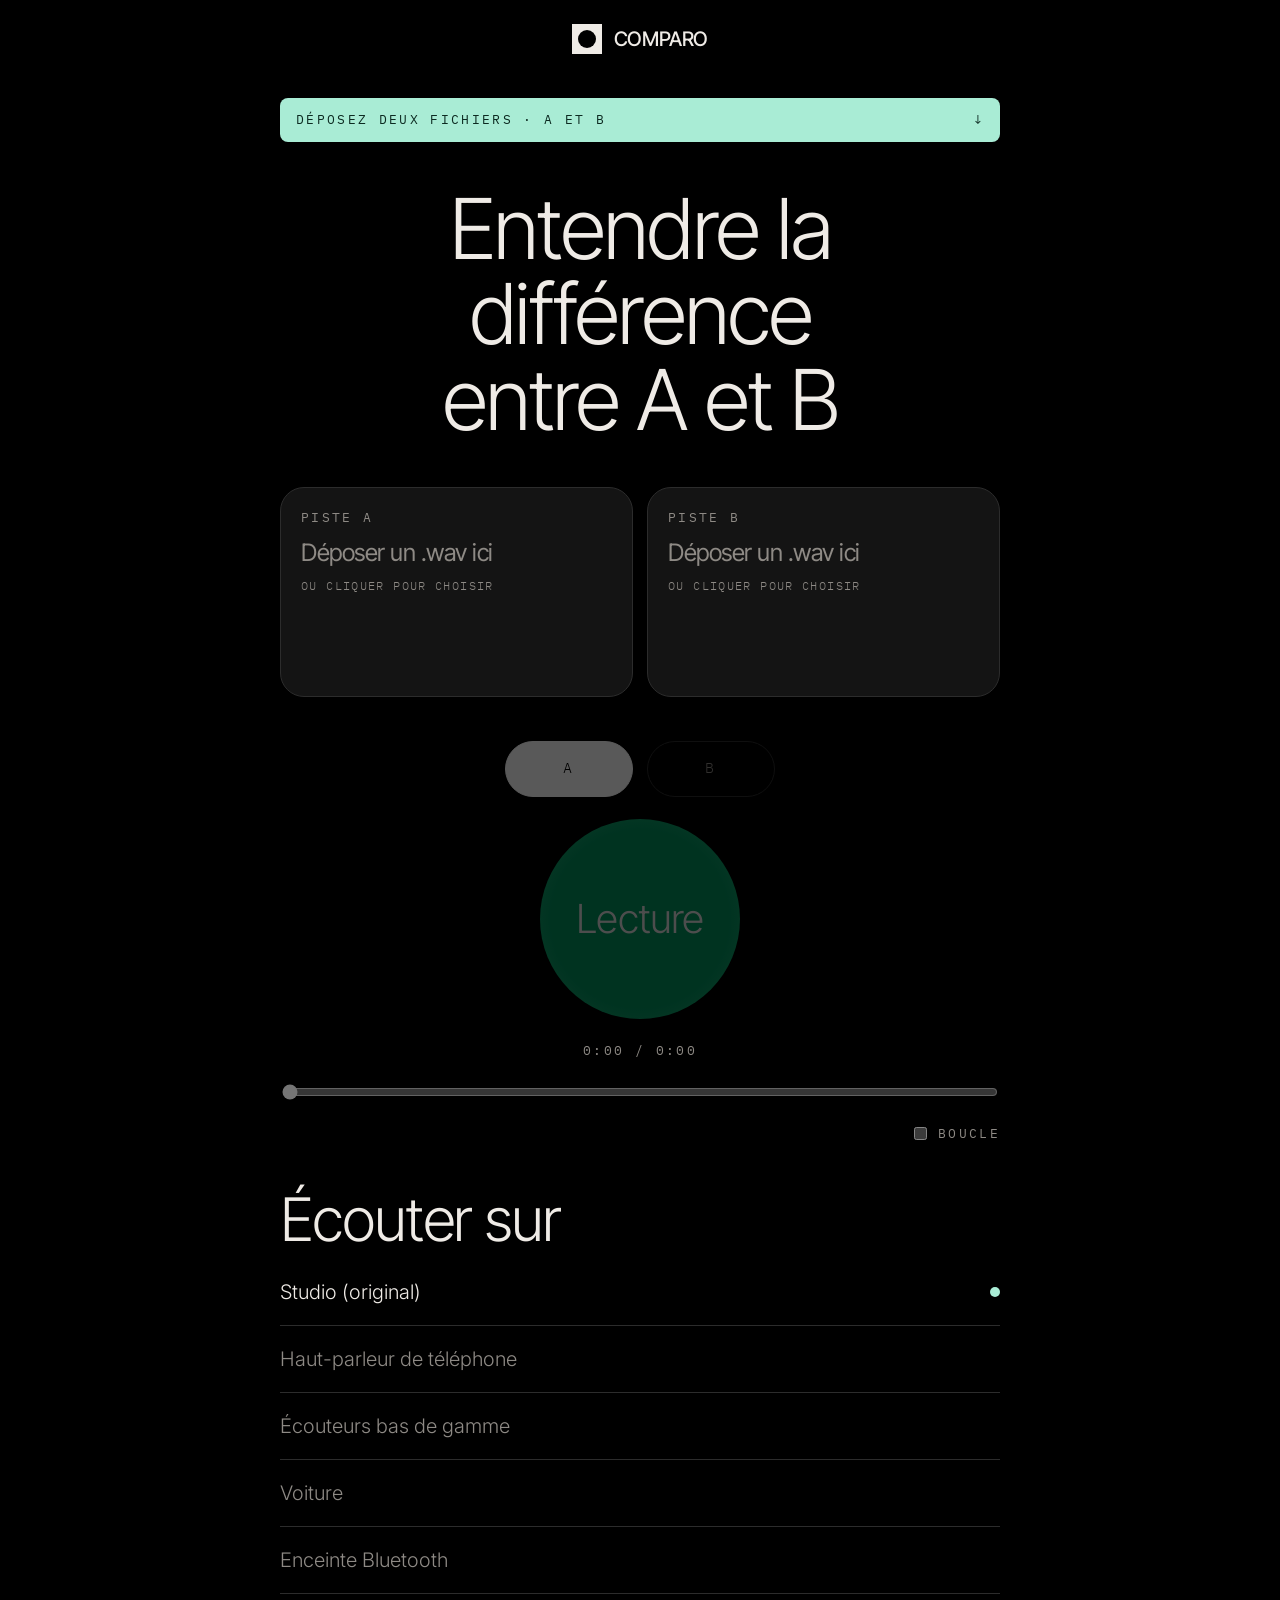
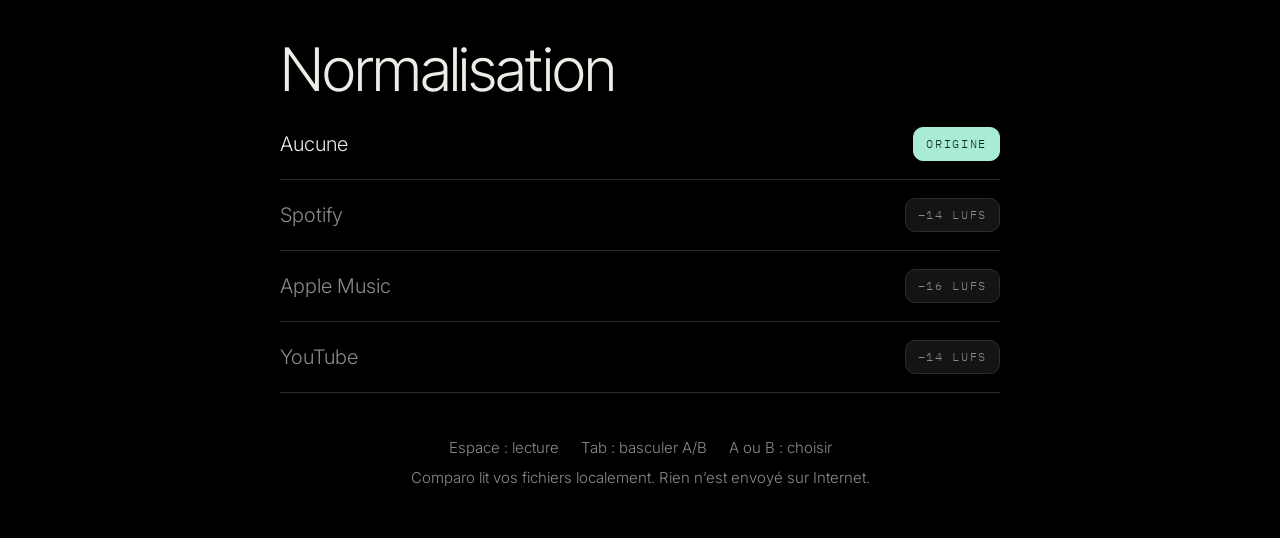
<file: versions/comparo-v1.html>
<!doctype html>
<html lang="fr">
<head>
<meta charset="utf-8">
<meta name="viewport" content="width=device-width, initial-scale=1">
<title>Comparo</title>
<link rel="preconnect" href="https://fonts.googleapis.com">
<link rel="preconnect" href="https://fonts.gstatic.com" crossorigin>
<link rel="stylesheet" href="https://fonts.googleapis.com/css2?family=Inter+Tight:wght@300;400;500&family=Inter:wght@300;400;500&family=IBM+Plex+Mono:wght@400&display=swap">
<style>
  /* Layout: one centered dark column. Light rounded cards hold the two tracks; a coral disc is the one loud control; mint marks status and the selected option. Deliberately single-theme (dark). */
  :root {
    --bg: #000000; --ink: #efebe6; --muted: #8e8a85; --line: #2c2c2c;
    --card: #efebe6; --card-ink: #121212; --card-muted: #77736d;
    --chip: #141414; --mint: #a9ecd5; --mint-ink: #0c2a21;
    --coral: #e0604f; --coral-hi: #f08c78; --green: #00a86b; --green-hi: #34c88f; --white: #ffffff; --black: #000000; --warn: #ffcf5c;
    --display: "Inter Tight", "Helvetica Neue", Arial, sans-serif;
    --text: "Inter", "Helvetica Neue", Arial, sans-serif;
    --mono: "IBM Plex Mono", ui-monospace, "SF Mono", Menlo, monospace;
    color-scheme: dark;
  }
  * { box-sizing: border-box; }
  html, body { margin: 0; min-height: 100%; }
  body {
    background: var(--bg); color: var(--ink);
    font: 300 17px/1.5 var(--text);
    padding-block: 24px 48px;
    padding-left: max(16px, env(safe-area-inset-left, 0px));
    padding-right: max(16px, env(safe-area-inset-right, 0px));
  }
  main { width: 100%; max-width: 720px; margin: 0 auto; display: flex; flex-direction: column; gap: 44px; }
  button { font: inherit; color: inherit; }
  :focus-visible { outline: 2px solid var(--mint); outline-offset: 3px; }
  .mono { font-family: var(--mono); font-weight: 400; font-size: 13px; text-transform: uppercase; letter-spacing: .18em; }

  /* Masthead */
  .top { display: flex; justify-content: center; align-items: center; gap: 12px; }
  .logo { width: 30px; height: 30px; background: var(--ink); display: grid; place-items: center; }
  .logo::before { content: ""; width: 18px; height: 18px; border-radius: 50%; background: var(--bg); }
  .logo + span { font-family: var(--display); font-weight: 500; font-size: 20px; letter-spacing: -0.01em; }
  .banner {
    background: var(--mint); color: var(--mint-ink); border-radius: 8px;
    padding: 12px 16px; display: flex; justify-content: space-between; align-items: center; gap: 12px;
  }
  .hero {
    margin: 0; text-align: center; font-family: var(--display); font-weight: 300;
    font-size: clamp(44px, 10vw, 84px); line-height: 1.02; letter-spacing: -0.035em; text-wrap: balance;
  }

  /* Track cards */
  .slots { display: grid; grid-template-columns: 1fr 1fr; gap: 14px; }
  .slot {
    position: relative; min-width: 0;
    border-radius: 24px; border: 1px solid var(--line); background: var(--chip);
    padding: 20px 20px 22px; min-height: 210px;
    display: flex; flex-direction: column; gap: 12px;
    cursor: pointer; user-select: none;
    transition: background .2s, color .2s, border-color .2s, transform .2s;
  }
  .slot:hover, .slot.drag { border-color: var(--muted); }
  .slot .tag { color: var(--muted); }
  .slot .body { display: flex; flex-direction: column; gap: 10px; min-width: 0; flex: 1; }
  .slot .name { font-family: var(--display); font-weight: 400; font-size: 24px; line-height: 1.15; letter-spacing: -0.02em; word-break: break-all; }
  .slot .meta { font-family: var(--mono); font-size: 11.5px; letter-spacing: .12em; text-transform: uppercase; color: var(--muted); }
  .slot .loud { display: flex; flex-direction: column; gap: 4px; margin-top: auto; font-variant-numeric: tabular-nums; }
  .slot .loud:empty { display: none; }
  .slot .loud .big { font-family: var(--display); font-weight: 500; font-size: 38px; letter-spacing: -0.03em; line-height: 1; }
  .slot .loud .big small { font-family: var(--mono); font-size: 12px; font-weight: 400; letter-spacing: .14em; color: var(--muted); margin-left: 6px; }
  .slot .loud .sub { font-family: var(--mono); font-size: 11.5px; letter-spacing: .1em; text-transform: uppercase; color: var(--muted); }
  .slot .loud .w { color: var(--warn); }
  .slot .loud .pf { color: var(--ink); }
  .slot.active { background: var(--card); color: var(--card-ink); border-color: var(--card); }
  .slot.active .tag, .slot.active .meta, .slot.active .loud .sub, .slot.active .loud .big small { color: var(--card-muted); }
  .slot.active .loud .pf { color: var(--card-ink); }
  .slot.active .loud .w { color: #9a5a00; }
  .slot .replace {
    position: absolute; top: 14px; right: 14px;
    font-family: var(--mono); font-size: 11px; letter-spacing: .14em; text-transform: uppercase;
    background: transparent; border: 1px solid currentColor; border-radius: 999px; padding: 5px 12px; cursor: pointer; opacity: .7;
  }
  .slot .replace:hover { opacity: 1; }
  .slot:not(.loaded) .replace { display: none; }
  .slot:not(.loaded) .name { color: var(--muted); }
  input[type=file] { display: none; }

  /* Transport */
  .transport { display: flex; flex-direction: column; align-items: center; gap: 22px; }
  .switch { display: flex; gap: 14px; justify-content: center; }
  .switch button {
    min-width: 128px; height: 56px; border-radius: 999px; cursor: pointer;
    background: transparent; border: 1.5px solid var(--line); color: var(--muted);
    font-family: var(--mono); font-size: 15px; letter-spacing: .2em; text-transform: uppercase;
  }
  .switch button:hover:not(:disabled) { border-color: var(--muted); color: var(--ink); }
  .switch button.on, .switch button.on:hover:not(:disabled) { background: var(--white); border-color: var(--white); color: var(--black); }
  .switch button:disabled { opacity: .35; cursor: default; }
  button.main {
    width: 200px; height: 200px; border-radius: 50%; border: none; cursor: pointer;
    background: radial-gradient(circle at 50% 50%, var(--green) 62%, var(--green-hi) 100%);
    color: var(--white); font-family: var(--display); font-weight: 300; font-size: 40px; letter-spacing: -0.02em;
    box-shadow: 0 0 60px rgba(0, 168, 107, .3);
    transition: transform .2s, box-shadow .2s;
  }
  button.main:hover:not(:disabled) { transform: scale(1.03); box-shadow: 0 0 80px rgba(0, 168, 107, .42); }
  button.main.playing { background: radial-gradient(circle at 50% 50%, var(--coral) 62%, var(--coral-hi) 100%); box-shadow: 0 0 80px rgba(224, 96, 79, .4); }
  button.main:disabled { opacity: .3; cursor: default; box-shadow: none; }
  .time { color: var(--muted); font-variant-numeric: tabular-nums; }
  .seekrow { width: 100%; display: flex; }
  input[type=range] { flex: 1; min-width: 0; accent-color: var(--ink); }
  .row { width: 100%; display: flex; align-items: center; justify-content: space-between; gap: 12px; }
  label.loop { display: flex; gap: 8px; align-items: center; cursor: pointer; color: var(--muted); }
  label.loop input { accent-color: var(--mint); }
  .warn { color: var(--warn); font-size: 14px; }

  /* Options */
  .opt { display: flex; flex-direction: column; }
  .h2 { margin: 0 0 8px; font-family: var(--display); font-weight: 300; font-size: clamp(40px, 8vw, 60px); letter-spacing: -0.035em; line-height: 1.05; }
  .seg { display: flex; flex-direction: column; }
  .seg button {
    display: flex; justify-content: space-between; align-items: center; gap: 16px;
    background: none; border: none; border-bottom: 1px solid var(--line);
    padding: 18px 0; text-align: left; cursor: pointer;
    font-family: var(--text); font-weight: 300; font-size: 20px; color: var(--muted);
    transition: color .15s;
  }
  .seg button:hover { color: var(--ink); }
  .seg button .d {
    flex: none; font-family: var(--mono); font-size: 12px; letter-spacing: .14em; text-transform: uppercase;
    background: var(--chip); border: 1px solid var(--line); border-radius: 10px; padding: 7px 12px; color: var(--muted);
  }
  .seg button.on { color: var(--ink); }
  .seg button .dot { flex: none; width: 10px; height: 10px; border-radius: 50%; background: transparent; }
  .seg button.on .dot { background: var(--mint); }
  .seg button.on .d { background: var(--mint); border-color: var(--mint); color: var(--mint-ink); }
  .note { margin-top: 16px; color: var(--muted); font-size: 16px; max-width: 60ch; font-variant-numeric: tabular-nums; }
  .note:empty { display: none; }
  .note b { color: var(--ink); font-weight: 500; }

  footer { text-align: center; color: var(--muted); display: flex; flex-direction: column; gap: 8px; font-size: 15px; }
  footer .keys { display: flex; justify-content: center; flex-wrap: wrap; gap: 6px 22px; }
  @media (max-width: 560px) {
    .slots { grid-template-columns: 1fr; }
    .slot { min-height: 0; }
    .switch button { min-width: 0; flex: 1; }
    .switch { width: 100%; }
    button.main { width: 168px; height: 168px; font-size: 34px; }
    .banner { font-size: 11.5px; letter-spacing: .14em; }
    .seg button { font-size: 18px; }
  }
  @media (prefers-reduced-motion: reduce) { * { transition: none !important; } }
</style>
</head>
<body>
<main>
  <header class="top"><div class="logo" aria-hidden="true"></div><span>COMPARO</span></header>

  <div class="banner mono" id="banner"><span id="bannerText">Déposez deux fichiers · A et B</span><span aria-hidden="true">↓</span></div>

  <h1 class="hero">Entendre la différence entre A et B</h1>

  <section class="slots">
    <div class="slot" data-k="A">
      <div class="tag mono">Piste A</div>
      <div class="body">
        <div class="name">Déposer un .wav ici</div>
        <div class="meta">ou cliquer pour choisir</div>
        <div class="loud"></div>
      </div>
      <button class="replace" type="button">Changer</button>
      <input type="file" id="fileA" accept=".wav,audio/wav,audio/x-wav,audio/wave">
    </div>
    <div class="slot" data-k="B">
      <div class="tag mono">Piste B</div>
      <div class="body">
        <div class="name">Déposer un .wav ici</div>
        <div class="meta">ou cliquer pour choisir</div>
        <div class="loud"></div>
      </div>
      <button class="replace" type="button">Changer</button>
      <input type="file" id="fileB" accept=".wav,audio/wav,audio/x-wav,audio/wave">
    </div>
  </section>

  <section class="transport">
    <div class="switch">
      <button data-k="A" class="on" disabled>A</button>
      <button data-k="B" disabled>B</button>
    </div>
    <button class="main" id="play" disabled title="Lecture / Pause (Espace)">Lecture</button>
    <div class="time mono" id="time">0:00 / 0:00</div>
    <div class="seekrow"><input type="range" id="seek" min="0" max="1000" value="0" step="1" disabled aria-label="Position"></div>
    <div class="row">
      <div class="warn" id="warn"></div>
      <label class="loop mono"><input type="checkbox" id="loop"> Boucle</label>
    </div>
  </section>

  <section class="opt">
    <h2 class="h2">Écouter sur</h2>
    <div class="seg" id="sim">
      <button data-v="off" class="on"><span>Studio (original)</span><span class="dot" aria-hidden="true"></span></button>
      <button data-v="phone"><span>Haut-parleur de téléphone</span><span class="dot" aria-hidden="true"></span></button>
      <button data-v="earbuds"><span>Écouteurs bas de gamme</span><span class="dot" aria-hidden="true"></span></button>
      <button data-v="car"><span>Voiture</span><span class="dot" aria-hidden="true"></span></button>
      <button data-v="bt"><span>Enceinte Bluetooth</span><span class="dot" aria-hidden="true"></span></button>
    </div>
    <div class="note" id="simNote"></div>
  </section>

  <section class="opt">
    <h2 class="h2">Normalisation</h2>
    <div class="seg" id="norm">
      <button data-v="off" class="on"><span>Aucune</span><span class="d">Origine</span></button>
      <button data-v="spotify"><span>Spotify</span><span class="d">−14 LUFS</span></button>
      <button data-v="apple"><span>Apple Music</span><span class="d">−16 LUFS</span></button>
      <button data-v="youtube"><span>YouTube</span><span class="d">−14 LUFS</span></button>
    </div>
    <div class="note" id="normNote"></div>
  </section>

  <footer>
    <div class="keys"><span>Espace : lecture</span><span>Tab : basculer A/B</span><span>A ou B : choisir</span></div>
    <div>Comparo lit vos fichiers localement. Rien n’est envoyé sur Internet.</div>
  </footer>
</main>

<!-- Loudness meter (ITU-R BS.1770-4 integrated loudness + 4x oversampled true peak), run in a worker -->
<script type="text/plain" id="meter-src">
function kCoefs(fs) {
  let f0 = 1681.974450955533, G = 3.999843853973347, Q = 0.7071752369554196;
  let K = Math.tan(Math.PI * f0 / fs), Vh = Math.pow(10, G / 20), Vb = Math.pow(Vh, 0.4996667741545416);
  let a0 = 1 + K / Q + K * K;
  const s1 = { b0: (Vh + Vb * K / Q + K * K) / a0, b1: 2 * (K * K - Vh) / a0, b2: (Vh - Vb * K / Q + K * K) / a0,
               a1: 2 * (K * K - 1) / a0, a2: (1 - K / Q + K * K) / a0 };
  f0 = 38.13547087602444; Q = 0.5003270373238773; K = Math.tan(Math.PI * f0 / fs);
  a0 = 1 + K / Q + K * K;
  const s2 = { b0: 1, b1: -2, b2: 1, a1: 2 * (K * K - 1) / a0, a2: (1 - K / Q + K * K) / a0 };
  return [s1, s2];
}
// 4x oversampling: windowed-sinc interpolation of the 3 in-between points
const P = 4, H = 8, TAPS = 2 * H;
const phases = [];
for (let p = 1; p < P; p++) {
  const c = new Float64Array(TAPS);
  for (let j = 0; j < TAPS; j++) {
    const k = j - H + 1, d = p / P - k;
    const sinc = Math.sin(Math.PI * d) / (Math.PI * d);
    const w = 0.5 * (1 + Math.cos(Math.PI * d / (H + 0.5)));
    c[j] = sinc * w;
  }
  phases.push(c);
}
onmessage = e => {
  const { chs, sr } = e.data;
  const [s1, s2] = kCoefs(sr);
  const seg = Math.round(sr * 0.1);
  const n = chs[0].length;
  const nseg = Math.floor(n / seg);
  const segE = new Float64Array(nseg);
  let peak = 0;
  for (let c = 0; c < chs.length; c++) {
    const x = chs[c];
    const wgt = chs.length >= 5 && (c === 4 || c === 5) ? 1.41 : (chs.length >= 6 && c === 3 ? 0 : 1);
    let x1 = 0, x2 = 0, y1 = 0, y2 = 0, z1 = 0, z2 = 0;
    for (let i = 0; i < n; i++) {
      const v = x[i];
      const a = Math.abs(v); if (a > peak) peak = a;
      const y = s1.b0 * v + s1.b1 * x1 + s1.b2 * x2 - s1.a1 * y1 - s1.a2 * y2;
      x2 = x1; x1 = v;
      const z = y - 2 * y1 + y2 - s2.a1 * z1 - s2.a2 * z2;
      y2 = y1; y1 = y;
      z2 = z1; z1 = z;
      const si = (i / seg) | 0;
      if (si < nseg) segE[si] += wgt * z * z;
    }
    for (let i = H - 1; i < n - H; i++) {
      for (let p = 0; p < P - 1; p++) {
        const cf = phases[p];
        let s = 0;
        for (let j = 0; j < TAPS; j++) s += x[i - H + 1 + j] * cf[j];
        if (s < 0) s = -s;
        if (s > peak) peak = s;
      }
    }
  }
  const blocks = [];
  for (let j = 0; j + 3 < nseg; j++) blocks.push((segE[j] + segE[j + 1] + segE[j + 2] + segE[j + 3]) / (4 * seg));
  const L = z => -0.691 + 10 * Math.log10(z);
  const mean = a => a.reduce((s, v) => s + v, 0) / a.length;
  let lufs = -Infinity;
  const abs = blocks.filter(z => L(z) > -70);
  if (abs.length) {
    const rel = L(mean(abs)) - 10;
    const g = abs.filter(z => L(z) > rel);
    if (g.length) lufs = L(mean(g));
  }
  postMessage({ lufs, tp: peak > 0 ? 20 * Math.log10(peak) : -Infinity });
};
</script>

<script>
(() => {
  // ---------- State ----------
  const tracks = { A: null, B: null };   // { name, bytes, info, buffer, meter }
  let ctx = null;
  let sw = {};        // A/B switch gains
  let normG = {};     // per-track normalization gains
  let sum = null;     // mix bus feeding the playback simulator
  let chain = [];     // simulator nodes
  let sources = [];
  let active = 'A';
  let playing = false;
  let startCtxTime = 0;
  let pauseOffset = 0;
  let raf = 0;
  let seeking = false;
  let simMode = 'off';
  let normMode = 'off';

  const $ = s => document.querySelector(s);
  const playBtn = $('#play');
  const seek = $('#seek');
  const timeEl = $('#time');
  const warnEl = $('#warn');
  const loopEl = $('#loop');
  const switchBtns = [...document.querySelectorAll('.switch button')];
  const slots = [...document.querySelectorAll('.slot')];
  const slotOf = k => slots.find(s => s.dataset.k === k);

  // ---------- Presets ----------
  // filters: [type, frequency, Q, gain dB]
  const SIM = {
    phone: {
      note: 'Mono, presque plus de basses sous 500 Hz, médiums durs, aigus coupés, petite pièce.',
      trim: -3, mono: true, comp: true,
      filters: [['highpass', 480, 0.9], ['highpass', 480, 0.7], ['peaking', 1000, 1.0, -2], ['peaking', 2600, 1.2, 6], ['lowpass', 9000, 0.7]],
      reverb: { len: 0.35, wet: 0.12 },
    },
    earbuds: {
      note: 'Stéréo, basses maigres, pic agressif vers 4–5 kHz, extrême aigu atténué.',
      trim: -5, mono: false, comp: false,
      filters: [['highpass', 90, 0.7], ['lowshelf', 220, 0, -4], ['peaking', 4500, 2.0, 6], ['lowpass', 13000, 0.7]],
      reverb: null,
    },
    car: {
      note: 'Basses gonflées par l’habitacle, bas-médiums qui traînent, aigus ternes, réflexions très courtes.',
      trim: -7, mono: false, comp: false,
      filters: [['highpass', 35, 0.7], ['lowshelf', 120, 0, 6], ['peaking', 320, 1.4, 3], ['peaking', 3000, 1.0, -3], ['lowpass', 11000, 0.7]],
      reverb: { len: 0.12, wet: 0.14 },
    },
    bt: {
      note: 'Mono, bosse de basse vers 130 Hz puis rien en dessous, limiteur intégré, pièce de taille moyenne.',
      trim: -5, mono: true, comp: true,
      filters: [['highpass', 75, 1.0], ['peaking', 130, 1.5, 5], ['peaking', 2500, 1.0, -2], ['lowpass', 15000, 0.7]],
      reverb: { len: 0.6, wet: 0.18 },
    },
  };

  const NORM = {
    spotify: { label: 'Spotify', target: -14, boost: true,
      note: 'Spotify (réglage « Normal ») : −14 LUFS. Les morceaux trop forts sont baissés, les plus calmes sont montés sans dépasser −1 dBTP.' },
    apple: { label: 'Apple Music', target: -16, boost: true,
      note: 'Apple Music (Sound Check) : −16 LUFS. Les morceaux trop forts sont baissés, les plus calmes sont montés dans la limite de leur marge de crête.' },
    youtube: { label: 'YouTube', target: -14, boost: false,
      note: 'YouTube : −14 LUFS. Les morceaux trop forts sont baissés, les plus calmes ne sont jamais montés.' },
  };

  function normGainDb(k) {
    const m = tracks[k]?.meter;
    const p = NORM[normMode];
    if (!p || !m || !isFinite(m.lufs)) return 0;
    let g = p.target - m.lufs;
    if (g > 0) g = p.boost ? Math.min(g, Math.max(0, -1 - m.tp)) : 0;
    return g;
  }

  // ---------- WAV header parsing (to keep the native sample rate) ----------
  function parseWav(buf) {
    const v = new DataView(buf);
    const tag = o => String.fromCharCode(v.getUint8(o), v.getUint8(o+1), v.getUint8(o+2), v.getUint8(o+3));
    if (buf.byteLength < 12 || !['RIFF','RF64'].includes(tag(0)) || tag(8) !== 'WAVE') return null;
    let o = 12;
    while (o + 8 <= buf.byteLength) {
      const id = tag(o), size = v.getUint32(o + 4, true);
      if (id === 'fmt ') {
        return {
          format: v.getUint16(o + 8, true),
          channels: v.getUint16(o + 10, true),
          sampleRate: v.getUint32(o + 12, true),
          bits: v.getUint16(o + 22, true),
        };
      }
      o += 8 + size + (size & 1);
    }
    return null;
  }

  // ---------- Audio graph ----------
  // source → normG[k] → sw[k] → sum → (simulator) → destination
  // With both options off, every gain on the audible path is exactly 1.0 and the simulator is bypassed:
  // samples reach the output untouched, at the files' native sample rate.
  function targetRate() {
    const t = tracks.A || tracks.B;
    return t && t.info ? t.info.sampleRate : undefined;
  }

  async function ensureContext() {
    const rate = targetRate();
    if (ctx && (!rate || ctx.sampleRate === rate)) return;
    if (ctx) { stopSources(); await ctx.close(); }
    try { ctx = new AudioContext({ sampleRate: rate, latencyHint: 'playback' }); }
    catch { ctx = new AudioContext({ latencyHint: 'playback' }); }
    sum = ctx.createGain();
    sw = {}; normG = {}; chain = [];
    for (const k of ['A', 'B']) {
      sw[k] = ctx.createGain();
      sw[k].gain.value = k === active ? 1 : 0;
      sw[k].connect(sum);
      normG[k] = ctx.createGain();
      normG[k].gain.value = Math.pow(10, normGainDb(k) / 20);
      normG[k].connect(sw[k]);
    }
    buildChain();
    for (const k of ['A', 'B']) if (tracks[k]) tracks[k].buffer = null;
  }

  function makeIR(len) {
    const n = Math.max(1, Math.round(ctx.sampleRate * len));
    const ir = ctx.createBuffer(2, n, ctx.sampleRate);
    for (let c = 0; c < 2; c++) {
      const d = ir.getChannelData(c);
      for (let i = 0; i < n; i++) d[i] = (Math.random() * 2 - 1) * Math.pow(1 - i / n, 4);
    }
    return ir;
  }

  function buildChain() {
    sum.disconnect();
    chain.forEach(n => n.disconnect());
    chain = [];
    const p = SIM[simMode];
    if (!p) { sum.connect(ctx.destination); return; }
    const add = n => { chain.push(n); return n; };
    let node = add(ctx.createGain());
    node.gain.value = Math.pow(10, p.trim / 20);
    sum.connect(node);
    if (p.mono) {
      const m = add(ctx.createGain());
      m.channelCount = 1; m.channelCountMode = 'explicit'; m.channelInterpretation = 'speakers';
      node.connect(m); node = m;
    }
    for (const [type, f, q, g] of p.filters) {
      const b = add(ctx.createBiquadFilter());
      b.type = type; b.frequency.value = f; if (q) b.Q.value = q; if (g) b.gain.value = g;
      node.connect(b); node = b;
    }
    if (p.comp) {
      const c = add(ctx.createDynamicsCompressor());
      c.threshold.value = -20; c.knee.value = 6; c.ratio.value = 4; c.attack.value = 0.005; c.release.value = 0.15;
      node.connect(c); node = c;
    }
    const out = add(ctx.createGain());
    node.connect(out);
    if (p.reverb) {
      const conv = add(ctx.createConvolver());
      conv.buffer = makeIR(p.reverb.len);
      const wet = add(ctx.createGain());
      wet.gain.value = p.reverb.wet;
      node.connect(conv); conv.connect(wet); wet.connect(out);
    }
    out.connect(ctx.destination);
  }

  function setSim(v) {
    simMode = v;
    if (ctx) {
      // short fade around the rewiring to avoid clicks
      const now = ctx.currentTime, g = sum.gain;
      g.cancelScheduledValues(now); g.setValueAtTime(g.value, now); g.linearRampToValueAtTime(0, now + 0.015);
      setTimeout(() => {
        buildChain();
        const t = ctx.currentTime;
        g.cancelScheduledValues(t); g.setValueAtTime(0, t); g.linearRampToValueAtTime(1, t + 0.015);
      }, 25);
    }
    updateOptions();
  }

  function applyNorm() {
    if (!ctx) return;
    const now = ctx.currentTime;
    for (const k of ['A', 'B']) {
      const g = normG[k].gain;
      g.cancelScheduledValues(now); g.setValueAtTime(g.value, now);
      g.linearRampToValueAtTime(Math.pow(10, normGainDb(k) / 20), now + 0.03);
    }
  }

  function setNorm(v) {
    normMode = v;
    applyNorm();
    updateOptions();
  }

  async function decodeAll() {
    await ensureContext();
    for (const k of ['A', 'B']) {
      const t = tracks[k];
      if (t && !t.buffer) t.buffer = await ctx.decodeAudioData(t.bytes.slice(0));
    }
  }

  // ---------- Loudness measurement ----------
  const meterURL = URL.createObjectURL(new Blob([$('#meter-src').textContent], { type: 'text/javascript' }));
  function measure(buffer) {
    return new Promise((resolve, reject) => {
      const w = new Worker(meterURL);
      const chs = [];
      for (let c = 0; c < buffer.numberOfChannels; c++) chs.push(buffer.getChannelData(c).slice());
      w.onmessage = e => { resolve(e.data); w.terminate(); };
      w.onerror = e => { reject(e); w.terminate(); };
      w.postMessage({ chs, sr: buffer.sampleRate }, chs.map(c => c.buffer));
    });
  }

  // ---------- Loading ----------
  async function loadFile(k, file) {
    if (!file) return;
    const wasPlaying = playing;
    if (playing) pause();
    const slot = slotOf(k);
    slot.querySelector('.name').textContent = file.name;
    slot.querySelector('.meta').textContent = 'Chargement…';
    slot.querySelector('.loud').textContent = '';
    let t;
    try {
      const bytes = await file.arrayBuffer();
      const info = parseWav(bytes);
      t = tracks[k] = { name: file.name, bytes, info, buffer: null, meter: null };
      await decodeAll();
      const b = t.buffer;
      const parts = [];
      if (info) {
        parts.push((info.sampleRate / 1000).toLocaleString('fr-FR') + ' kHz');
        parts.push(info.format === 3 ? info.bits + ' bit float' : info.bits + ' bit');
        parts.push(info.channels === 1 ? 'mono' : info.channels === 2 ? 'stéréo' : info.channels + ' canaux');
      }
      parts.push(fmt(b.duration));
      slot.querySelector('.meta').textContent = parts.join(' · ');
      slot.classList.add('loaded');
      slot.title = file.name;
    } catch (e) {
      tracks[k] = null;
      slot.classList.remove('loaded');
      slot.querySelector('.meta').textContent = 'Fichier illisible';
      console.error(e);
      t = null;
    }
    updateWarn();
    updateUI();
    updateOptions();
    if (wasPlaying) play();
    if (t) {
      slot.querySelector('.loud').textContent = 'Mesure du volume…';
      try { t.meter = await measure(t.buffer); } catch (e) { console.error(e); }
      if (tracks[k] === t) { applyNorm(); updateOptions(); }
    }
  }

  function updateWarn() {
    const a = tracks.A?.info, b = tracks.B?.info;
    const msgs = [];
    if (ctx && targetRate() && ctx.sampleRate !== targetRate())
      msgs.push(`Le navigateur ne supporte pas ${targetRate()} Hz : rééchantillonnage à ${ctx.sampleRate} Hz.`);
    if (a && b && a.sampleRate !== b.sampleRate)
      msgs.push(`Fréquences différentes (${a.sampleRate} / ${b.sampleRate} Hz) : B est rééchantillonné.`);
    warnEl.textContent = msgs.join(' ');
  }

  slots.forEach(slot => {
    const k = slot.dataset.k;
    const input = slot.querySelector('input');
    slot.addEventListener('click', e => { if (e.target !== input) input.click(); });
    input.addEventListener('change', () => { loadFile(k, input.files[0]); input.value = ''; });
    slot.addEventListener('dragover', e => { e.preventDefault(); slot.classList.add('drag'); });
    slot.addEventListener('dragleave', () => slot.classList.remove('drag'));
    slot.addEventListener('drop', e => {
      e.preventDefault(); slot.classList.remove('drag');
      const files = [...e.dataTransfer.files];
      if (files.length >= 2) { loadFile('A', files[0]).then(() => loadFile('B', files[1])); }
      else loadFile(k, files[0]);
    });
  });
  document.addEventListener('dragover', e => e.preventDefault());
  document.addEventListener('drop', e => {
    if (e.target.closest('.slot')) return;
    e.preventDefault();
    const files = [...e.dataTransfer.files];
    if (files.length >= 2) loadFile('A', files[0]).then(() => loadFile('B', files[1]));
    else if (files[0]) loadFile(!tracks.A ? 'A' : 'B', files[0]);
  });

  // ---------- Transport ----------
  const duration = () => Math.max(tracks.A?.buffer?.duration || 0, tracks.B?.buffer?.duration || 0);
  const position = () => playing ? ctx.currentTime - startCtxTime : pauseOffset;

  function stopSources() {
    for (const s of sources) { s.onended = null; try { s.stop(); } catch {} s.disconnect(); }
    sources = [];
  }

  async function play() {
    if (!tracks.A && !tracks.B) return;
    await decodeAll();
    await ctx.resume();
    if (pauseOffset >= duration()) pauseOffset = 0;
    stopSources();
    // Both sources are scheduled on the same clock instant: sample-accurate sync
    const when = ctx.currentTime + 0.05;
    for (const k of ['A', 'B']) {
      const t = tracks[k];
      if (!t || pauseOffset >= t.buffer.duration) continue;
      const s = ctx.createBufferSource();
      s.buffer = t.buffer;
      s.connect(normG[k]);
      s.start(when, pauseOffset);
      sources.push(s);
    }
    startCtxTime = when - pauseOffset;
    playing = true;
    updateUI();
    tick();
  }

  function pause() {
    if (!playing) return;
    pauseOffset = Math.min(position(), duration());
    playing = false;
    stopSources();
    cancelAnimationFrame(raf);
    updateUI();
  }

  function seekTo(sec) {
    pauseOffset = Math.max(0, Math.min(sec, duration()));
    if (playing) play(); else updateUI();
  }

  function setActive(k) {
    if (!tracks[k]) return;
    active = k;
    if (ctx) {
      // ~5 ms crossfade to avoid a click; afterwards the audible gain is exactly 1
      const now = ctx.currentTime, ramp = 0.005;
      for (const key of ['A', 'B']) {
        const p = sw[key].gain;
        p.cancelScheduledValues(now);
        p.setValueAtTime(p.value, now);
        p.linearRampToValueAtTime(key === k ? 1 : 0, now + ramp);
      }
    }
    updateUI();
  }

  function tick() {
    cancelAnimationFrame(raf);
    const step = () => {
      if (!playing) return;
      const d = duration();
      if (position() >= d) {
        if (loopEl.checked) { pauseOffset = 0; play(); return; }
        playing = false; pauseOffset = 0; stopSources(); updateUI(); return;
      }
      updateTime();
      raf = requestAnimationFrame(step);
    };
    raf = requestAnimationFrame(step);
  }

  // ---------- UI ----------
  function fmt(s) {
    s = Math.max(0, s);
    const m = Math.floor(s / 60), r = Math.floor(s % 60);
    return `${m}:${String(r).padStart(2, '0')}`;
  }
  const num = (v, signed) => {
    if (!isFinite(v)) return '−∞';
    const s = Math.abs(v).toLocaleString('fr-FR', { minimumFractionDigits: 1, maximumFractionDigits: 1 });
    return (v < 0 && s !== '0,0' ? '−' : signed && v > 0 ? '+' : '') + s;
  };

  function updateTime() {
    const d = duration(), p = Math.min(position(), d);
    timeEl.textContent = `${fmt(p)} / ${fmt(d)}`;
    if (!seeking) seek.value = d ? Math.round(p / d * 1000) : 0;
  }
  function updateUI() {
    const any = !!(tracks.A || tracks.B);
    playBtn.disabled = !any;
    seek.disabled = !any;
    playBtn.textContent = playing ? 'Pause' : 'Lecture';
    const n = (tracks.A ? 1 : 0) + (tracks.B ? 1 : 0);
    $('#bannerText').textContent = n === 0 ? 'Déposez deux fichiers · A et B'
      : n === 1 ? `Ajoutez la piste ${tracks.A ? 'B' : 'A'} pour comparer`
      : playing ? `Lecture · vous écoutez ${active}` : 'Prêt · Espace pour lire';
    if (!tracks[active] && any) { active = tracks.A ? 'A' : 'B'; setActive(active); return; }
    switchBtns.forEach(b => {
      b.disabled = !tracks[b.dataset.k];
      b.classList.toggle('on', b.dataset.k === active);
    });
    slots.forEach(s => s.classList.toggle('active', s.dataset.k === active && !!tracks[s.dataset.k]));
    playBtn.classList.toggle('playing', playing);
    updateTime();
  }

  function updateOptions() {
    document.querySelectorAll('#sim button').forEach(b => b.classList.toggle('on', b.dataset.v === simMode));
    document.querySelectorAll('#norm button').forEach(b => b.classList.toggle('on', b.dataset.v === normMode));
    $('#simNote').textContent = SIM[simMode]?.note || '';

    const p = NORM[normMode];
    for (const k of ['A', 'B']) {
      const t = tracks[k], el = slotOf(k).querySelector('.loud');
      if (!t) { el.textContent = ''; continue; }
      if (!t.meter) continue;   // keeps "Mesure du volume…"
      const { lufs, tp } = t.meter;
      let html = `<span class="big">${num(lufs)}<small>LUFS</small></span><span class="sub"><span class="${tp > -1 ? 'w' : ''}" title="${tp > -1 ? 'Crête au-dessus de −1 dBTP : risque de saturation après encodage' : ''}">True peak ${num(tp)} dBTP</span>`;
      if (p) html += ` · <span class="pf">${p.label} ${num(normGainDb(k), true)} dB</span>`;
      html += '</span>';
      el.innerHTML = html;
    }

    const note = $('#normNote');
    const ma = tracks.A?.meter, mb = tracks.B?.meter;
    let txt = p ? p.note : '';
    if (ma && mb && isFinite(ma.lufs) && isFinite(mb.lufs)) {
      const la = ma.lufs + normGainDb('A'), lb = mb.lufs + normGainDb('B');
      const d = la - lb;
      const who = Math.abs(d) < 0.05 ? 'A et B sont au même niveau'
        : `<b>${d > 0 ? 'A' : 'B'}</b> est ${num(Math.abs(d))} dB plus fort`;
      txt += (txt ? '<br>' : '') + (p
        ? `Après normalisation : A ${num(la)} LUFS, B ${num(lb)} LUFS. ${who}.`
        : `Sans normalisation : ${who}.`);
    }
    note.innerHTML = txt;
  }

  playBtn.addEventListener('click', () => playing ? pause() : play());
  switchBtns.forEach(b => b.addEventListener('click', () => setActive(b.dataset.k)));
  document.querySelectorAll('#sim button').forEach(b => b.addEventListener('click', () => setSim(b.dataset.v)));
  document.querySelectorAll('#norm button').forEach(b => b.addEventListener('click', () => setNorm(b.dataset.v)));
  seek.addEventListener('input', () => {
    seeking = true;
    const d = duration();
    timeEl.textContent = `${fmt(seek.value / 1000 * d)} / ${fmt(d)}`;
  });
  seek.addEventListener('change', () => { seeking = false; seekTo(seek.value / 1000 * duration()); });
  slots.forEach(s => s.querySelector('.replace').addEventListener('click', e => {
    e.stopPropagation(); s.querySelector('input').click();
  }));

  document.addEventListener('keydown', e => {
    if (e.target.tagName === 'INPUT' && e.target.type !== 'range' && e.target.type !== 'checkbox') return;
    const key = e.key.toLowerCase();
    if (e.code === 'Space') { e.preventDefault(); playing ? pause() : play(); }
    else if (key === 'tab' || key === 'arrowleft' || key === 'arrowright') {
      e.preventDefault(); setActive(active === 'A' ? 'B' : 'A');
    }
    else if (key === 'a' || key === '1') setActive('A');
    else if (key === 'b' || key === '2') setActive('B');
  });

  updateUI();
  updateOptions();
})();
</script>
</body>
</html>
</file>
<file: site/fonts/fonts.css>
/* Self-hosted fonts (SIL Open Font License 1.1, see LICENSE-*.txt) */
@font-face { font-family: "Inter Tight"; font-style: normal; font-weight: 300; font-display: swap; src: url("inter-tight-latin-300-normal.woff2") format("woff2"); }
@font-face { font-family: "Inter Tight"; font-style: normal; font-weight: 400; font-display: swap; src: url("inter-tight-latin-400-normal.woff2") format("woff2"); }
@font-face { font-family: "Inter Tight"; font-style: normal; font-weight: 500; font-display: swap; src: url("inter-tight-latin-500-normal.woff2") format("woff2"); }
@font-face { font-family: "Inter"; font-style: normal; font-weight: 300; font-display: swap; src: url("inter-latin-300-normal.woff2") format("woff2"); }
@font-face { font-family: "Inter"; font-style: normal; font-weight: 400; font-display: swap; src: url("inter-latin-400-normal.woff2") format("woff2"); }
@font-face { font-family: "Inter"; font-style: normal; font-weight: 500; font-display: swap; src: url("inter-latin-500-normal.woff2") format("woff2"); }
@font-face { font-family: "IBM Plex Mono"; font-style: normal; font-weight: 400; font-display: swap; src: url("ibm-plex-mono-latin-400-normal.woff2") format("woff2"); }
</file>
